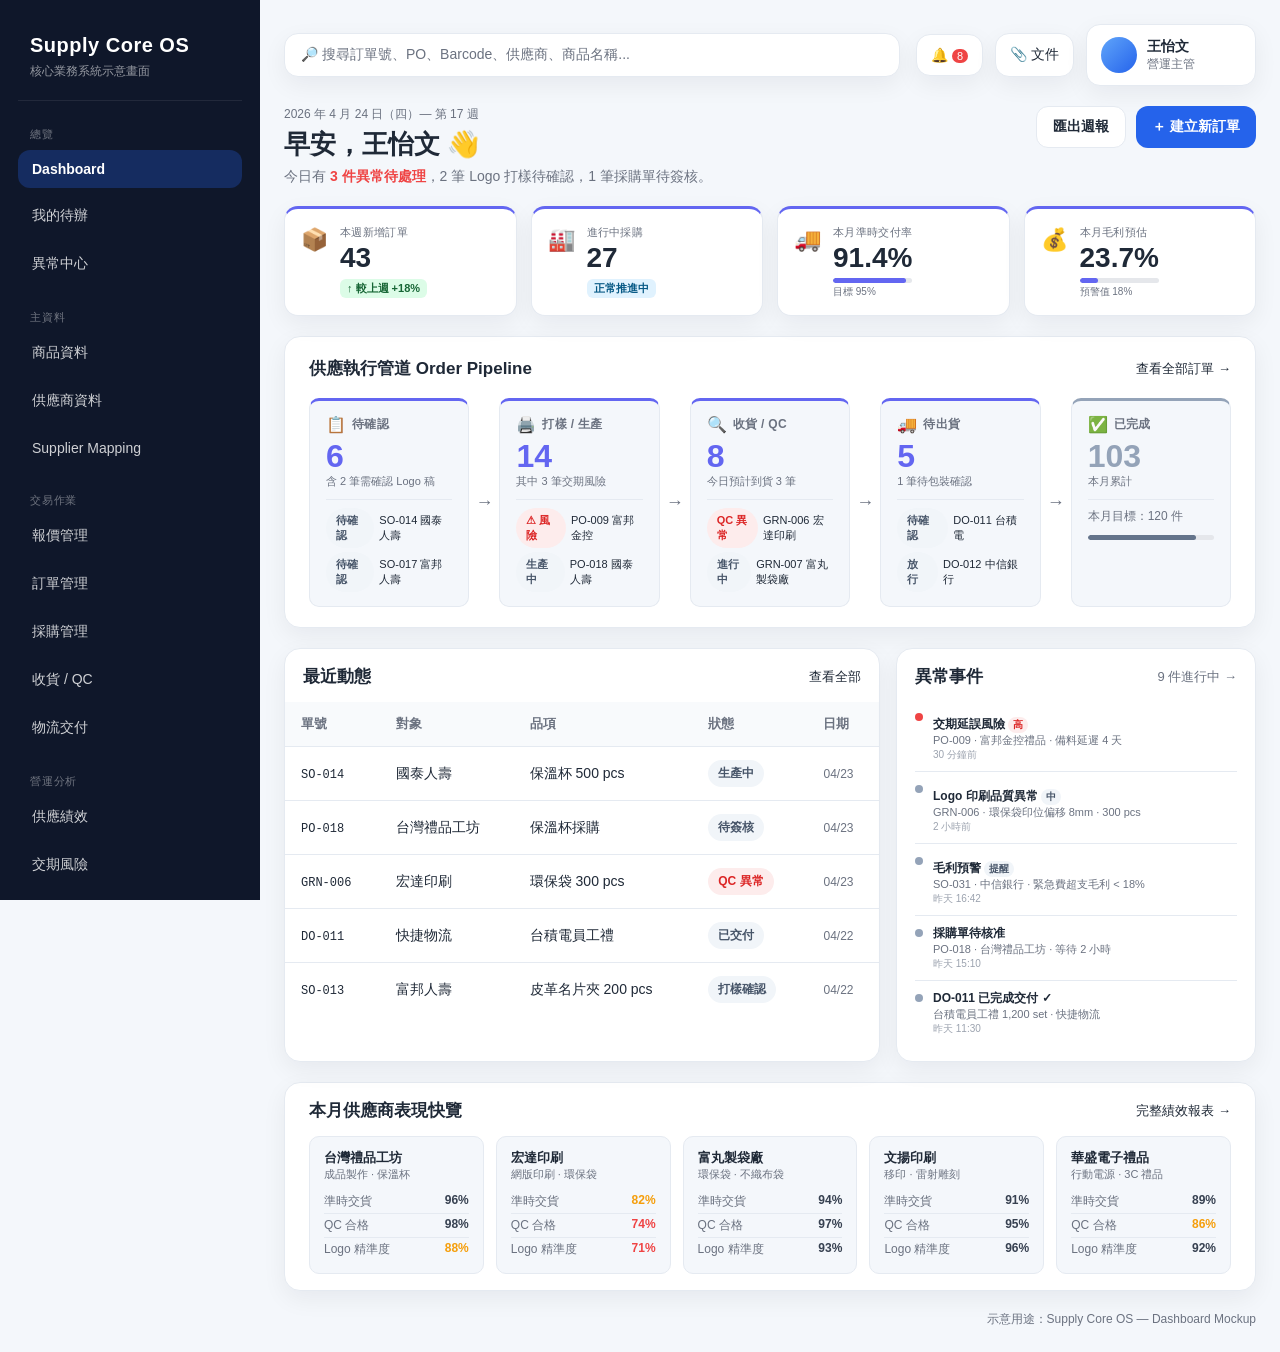
<file: index.html>
<!DOCTYPE html>
<html lang="zh-Hant">
<head>
  <meta charset="UTF-8" />
  <meta name="viewport" content="width=device-width, initial-scale=1.0" />
  <title>Dashboard — Supply Core OS</title>
  <link rel="stylesheet" href="assets/style.css" />
</head>
<body>
<div class="app">

  <!-- ── Sidebar ── -->
  <aside class="sidebar" id="sidebar">
    <div class="brand">
      <h1>Supply Core OS</h1>
      <p>核心業務系統示意畫面</p>
    </div>
    <div class="nav-group">
      <div class="nav-title">總覽</div>
      <a class="nav-item active" href="index.html">Dashboard</a>
      <a class="nav-item" href="todo.html">我的待辦</a>
      <a class="nav-item" href="exceptions.html">異常中心</a>
    </div>
    <div class="nav-group">
      <div class="nav-title">主資料</div>
      <a class="nav-item" href="products.html">商品資料</a>
      <a class="nav-item" href="suppliers.html">供應商資料</a>
      <a class="nav-item" href="supplier-mapping.html">Supplier Mapping</a>
    </div>
    <div class="nav-group">
      <div class="nav-title">交易作業</div>
      <a class="nav-item" href="quotes.html">報價管理</a>
      <a class="nav-item" href="orders.html">訂單管理</a>
      <a class="nav-item" href="purchase.html">採購管理</a>
      <a class="nav-item" href="receiving.html">收貨 / QC</a>
      <a class="nav-item" href="logistics.html">物流交付</a>
    </div>
    <div class="nav-group">
      <div class="nav-title">營運分析</div>
      <a class="nav-item" href="supply-performance.html">供應績效</a>
      <a class="nav-item" href="delivery-risk.html">交期風險</a>
      <a class="nav-item" href="margin.html">毛利分析</a>
    </div>
  </aside>

  <!-- ── Main ── -->
  <main class="main">
    <div class="topbar">
      <button class="hamburger" id="hamburger-btn" onclick="toggleSidebar()" aria-label="開啟選單">☰</button>
      <div class="search">🔎 搜尋訂單號、PO、Barcode、供應商、商品名稱...</div>
      <div class="top-actions">
        <div class="icon-btn">🔔 <span style="background:#ef4444;color:#fff;border-radius:9px;padding:1px 5px;font-size:11px;">8</span></div>
        <div class="icon-btn">📎 文件</div>
        <div class="user-box">
          <span class="avatar"></span>
          <div>
            <div style="font-weight:700;">王怡文</div>
            <div style="font-size:12px;color:var(--subtext);">營運主管</div>
          </div>
        </div>
      </div>
    </div>

    <!-- ── Page Header ── -->
    <div class="page-header" style="align-items:flex-start;">
      <div>
        <div style="font-size:12px;color:var(--subtext);margin-bottom:4px;">2026 年 4 月 24 日（四）— 第 17 週</div>
        <h2 style="margin-bottom:4px;">早安，王怡文 👋</h2>
        <p>今日有 <strong style="color:#ef4444;">3 件異常待處理</strong>，2 筆 Logo 打樣待確認，1 筆採購單待簽核。</p>
      </div>
      <div class="header-actions">
        <button class="btn secondary">匯出週報</button>
        <button class="btn primary">＋ 建立新訂單</button>
      </div>
    </div>

    <!-- ── KPI Cards ── -->
    <section style="display:grid;grid-template-columns:repeat(4,1fr);gap:14px;margin-bottom:20px;">

      <div class="db-kpi">
        <div class="db-kpi-icon">📦</div>
        <div class="db-kpi-body">
          <div class="db-kpi-label">本週新增訂單</div>
          <div class="db-kpi-value">43</div>
          <div class="db-kpi-badge up">↑ 較上週 +18%</div>
        </div>
      </div>

      <div class="db-kpi">
        <div class="db-kpi-icon">🏭</div>
        <div class="db-kpi-body">
          <div class="db-kpi-label">進行中採購</div>
          <div class="db-kpi-value">27</div>
          <div class="db-kpi-badge neutral">正常推進中</div>
        </div>
      </div>

      <div class="db-kpi">
        <div class="db-kpi-icon">🚚</div>
        <div class="db-kpi-body">
          <div class="db-kpi-label">本月準時交付率</div>
          <div class="db-kpi-value">91.4%</div>
          <div style="margin-top:6px;">
            <div style="background:#e5e7eb;border-radius:4px;height:5px;overflow:hidden;">
              <div style="width:91.4%;height:100%;background:#6366f1;border-radius:4px;"></div>
            </div>
            <div style="font-size:10px;color:var(--subtext);margin-top:2px;">目標 95%</div>
          </div>
        </div>
      </div>

      <div class="db-kpi">
        <div class="db-kpi-icon">💰</div>
        <div class="db-kpi-body">
          <div class="db-kpi-label">本月毛利預估</div>
          <div class="db-kpi-value">23.7%</div>
          <div style="margin-top:6px;">
            <div style="background:#e5e7eb;border-radius:4px;height:5px;overflow:hidden;">
              <div style="width:23.7%;height:100%;background:#6366f1;border-radius:4px;"></div>
            </div>
            <div style="font-size:10px;color:var(--subtext);margin-top:2px;">預警值 18%</div>
          </div>
        </div>
      </div>

    </section>

    <!-- ── Pipeline ── -->
    <section style="margin-bottom:20px;">
      <div class="card" style="padding:20px 24px;">
        <div class="section-title" style="margin-bottom:18px;">
          <h3>供應執行管道 Order Pipeline</h3>
          <a href="orders.html" style="color:var(--accent);font-size:13px;text-decoration:none;">查看全部訂單 →</a>
        </div>
        <div class="db-pipeline">

          <div class="db-pipe-stage">
            <div class="db-pipe-header">
              <span class="db-pipe-icon">📋</span>
              <span class="db-pipe-label">待確認</span>
            </div>
            <div class="db-pipe-num">6</div>
            <div class="db-pipe-sub">含 2 筆需確認 Logo 稿</div>
            <div class="db-pipe-items">
              <div class="db-pipe-item"><span class="status pending" style="font-size:11px;">待確認</span> SO-014 國泰人壽</div>
              <div class="db-pipe-item"><span class="status pending" style="font-size:11px;">待確認</span> SO-017 富邦人壽</div>
            </div>
          </div>

          <div class="db-pipe-arrow">→</div>

          <div class="db-pipe-stage">
            <div class="db-pipe-header">
              <span class="db-pipe-icon">🖨️</span>
              <span class="db-pipe-label">打樣 / 生產</span>
            </div>
            <div class="db-pipe-num">14</div>
            <div class="db-pipe-sub">其中 3 筆交期風險</div>
            <div class="db-pipe-items">
              <div class="db-pipe-item"><span class="status alert" style="font-size:11px;">⚠ 風險</span> PO-009 富邦金控</div>
              <div class="db-pipe-item"><span class="status processing" style="font-size:11px;">生產中</span> PO-018 國泰人壽</div>
            </div>
          </div>

          <div class="db-pipe-arrow">→</div>

          <div class="db-pipe-stage">
            <div class="db-pipe-header">
              <span class="db-pipe-icon">🔍</span>
              <span class="db-pipe-label">收貨 / QC</span>
            </div>
            <div class="db-pipe-num">8</div>
            <div class="db-pipe-sub">今日預計到貨 3 筆</div>
            <div class="db-pipe-items">
              <div class="db-pipe-item"><span class="status alert" style="font-size:11px;">QC 異常</span> GRN-006 宏達印刷</div>
              <div class="db-pipe-item"><span class="status processing" style="font-size:11px;">進行中</span> GRN-007 富丸製袋廠</div>
            </div>
          </div>

          <div class="db-pipe-arrow">→</div>

          <div class="db-pipe-stage">
            <div class="db-pipe-header">
              <span class="db-pipe-icon">🚚</span>
              <span class="db-pipe-label">待出貨</span>
            </div>
            <div class="db-pipe-num">5</div>
            <div class="db-pipe-sub">1 筆待包裝確認</div>
            <div class="db-pipe-items">
              <div class="db-pipe-item"><span class="status pending" style="font-size:11px;">待確認</span> DO-011 台積電</div>
              <div class="db-pipe-item"><span class="status done" style="font-size:11px;">放行</span> DO-012 中信銀行</div>
            </div>
          </div>

          <div class="db-pipe-arrow">→</div>

          <div class="db-pipe-stage db-pipe-done">
            <div class="db-pipe-header">
              <span class="db-pipe-icon">✅</span>
              <span class="db-pipe-label">已完成</span>
            </div>
            <div class="db-pipe-num">103</div>
            <div class="db-pipe-sub">本月累計</div>
            <div class="db-pipe-items">
              <div class="db-pipe-item" style="color:var(--subtext);font-size:12px;">本月目標：120 件</div>
              <div style="background:#e5e7eb;border-radius:4px;height:5px;margin-top:6px;overflow:hidden;"><div style="width:85.8%;height:100%;background:#64748b;border-radius:4px;"></div></div>
            </div>
          </div>

        </div>
      </div>
    </section>

    <!-- ── Bottom Row ── -->
    <section style="display:grid;grid-template-columns:1fr 360px;gap:16px;margin-bottom:20px;">

      <!-- Recent transactions -->
      <div class="table-card" style="margin-bottom:0;">
        <div class="section-title" style="padding:16px 18px 0;">
          <h3>最近動態</h3>
          <a href="orders.html" style="color:var(--accent);font-size:13px;text-decoration:none;">查看全部</a>
        </div>
        <table>
          <thead>
            <tr><th>單號</th><th>對象</th><th>品項</th><th>狀態</th><th>日期</th></tr>
          </thead>
          <tbody>
            <tr>
              <td><span style="font-family:monospace;font-size:12px;">SO-014</span></td>
              <td>國泰人壽</td>
              <td>保溫杯 500 pcs</td>
              <td><span class="status processing">生產中</span></td>
              <td style="color:var(--subtext);font-size:12px;">04/23</td>
            </tr>
            <tr>
              <td><span style="font-family:monospace;font-size:12px;">PO-018</span></td>
              <td>台灣禮品工坊</td>
              <td>保溫杯採購</td>
              <td><span class="status pending">待簽核</span></td>
              <td style="color:var(--subtext);font-size:12px;">04/23</td>
            </tr>
            <tr>
              <td><span style="font-family:monospace;font-size:12px;">GRN-006</span></td>
              <td>宏達印刷</td>
              <td>環保袋 300 pcs</td>
              <td><span class="status alert">QC 異常</span></td>
              <td style="color:var(--subtext);font-size:12px;">04/23</td>
            </tr>
            <tr>
              <td><span style="font-family:monospace;font-size:12px;">DO-011</span></td>
              <td>快捷物流</td>
              <td>台積電員工禮</td>
              <td><span class="status done">已交付</span></td>
              <td style="color:var(--subtext);font-size:12px;">04/22</td>
            </tr>
            <tr>
              <td><span style="font-family:monospace;font-size:12px;">SO-013</span></td>
              <td>富邦人壽</td>
              <td>皮革名片夾 200 pcs</td>
              <td><span class="status processing">打樣確認</span></td>
              <td style="color:var(--subtext);font-size:12px;">04/22</td>
            </tr>
          </tbody>
        </table>
      </div>

      <!-- Exceptions Feed -->
      <div class="card" style="padding:16px 18px;">
        <div class="section-title" style="margin-bottom:12px;">
          <h3>異常事件</h3>
          <a href="exceptions.html" style="color:var(--subtext);font-size:13px;text-decoration:none;">9 件進行中 →</a>
        </div>
        <div style="display:flex;flex-direction:column;gap:0;">
          <div class="db-feed-item">
            <div class="db-feed-dot" style="background:#ef4444;"></div><!-- alert -->
            <div class="db-feed-content">
              <div style="font-size:12px;font-weight:600;">交期延誤風險 <span class="tag red" style="font-size:10px;padding:1px 5px;">高</span></div>
              <div style="font-size:11px;color:var(--subtext);">PO-009 · 富邦金控禮品 · 備料延遲 4 天</div>
              <div style="font-size:10px;color:#9ca3af;">30 分鐘前</div>
            </div>
          </div>
          <div class="db-feed-item">
            <div class="db-feed-dot" style="background:#94a3b8;"></div>
            <div class="db-feed-content">
              <div style="font-size:12px;font-weight:600;">Logo 印刷品質異常 <span class="tag orange" style="font-size:10px;padding:1px 5px;">中</span></div>
              <div style="font-size:11px;color:var(--subtext);">GRN-006 · 環保袋印位偏移 8mm · 300 pcs</div>
              <div style="font-size:10px;color:#9ca3af;">2 小時前</div>
            </div>
          </div>
          <div class="db-feed-item">
            <div class="db-feed-dot" style="background:#94a3b8;"></div>
            <div class="db-feed-content">
              <div style="font-size:12px;font-weight:600;">毛利預警 <span class="tag" style="background:#f1f5f9;color:#475569;font-size:10px;padding:1px 5px;">提醒</span></div>
              <div style="font-size:11px;color:var(--subtext);">SO-031 · 中信銀行 · 緊急費超支毛利 &lt; 18%</div>
              <div style="font-size:10px;color:#9ca3af;">昨天 16:42</div>
            </div>
          </div>
          <div class="db-feed-item">
            <div class="db-feed-dot" style="background:#94a3b8;"></div>
            <div class="db-feed-content">
              <div style="font-size:12px;font-weight:600;">採購單待核准</div>
              <div style="font-size:11px;color:var(--subtext);">PO-018 · 台灣禮品工坊 · 等待 2 小時</div>
              <div style="font-size:10px;color:#9ca3af;">昨天 15:10</div>
            </div>
          </div>
          <div class="db-feed-item">
            <div class="db-feed-dot" style="background:#94a3b8;"></div>
            <div class="db-feed-content">
              <div style="font-size:12px;font-weight:600;">DO-011 已完成交付 ✓</div>
              <div style="font-size:11px;color:var(--subtext);">台積電員工禮 1,200 set · 快捷物流</div>
              <div style="font-size:10px;color:#9ca3af;">昨天 11:30</div>
            </div>
          </div>
        </div>
      </div>

    </section>

    <!-- ── Supplier Performance Strip ── -->
    <section style="margin-bottom:20px;">
      <div class="card" style="padding:16px 24px;">
        <div class="section-title" style="margin-bottom:14px;">
          <h3>本月供應商表現快覽</h3>
          <a href="supply-performance.html" style="color:var(--accent);font-size:13px;text-decoration:none;">完整績效報表 →</a>
        </div>
        <div style="display:grid;grid-template-columns:repeat(5,1fr);gap:12px;">

          <div class="db-supplier-strip">
            <div style="font-weight:700;font-size:13px;">台灣禮品工坊</div>
            <div style="font-size:11px;color:var(--subtext);margin-bottom:8px;">成品製作 · 保溫杯</div>
            <div class="db-strip-row"><span>準時交貨</span><span class="db-strip-good">96%</span></div>
            <div class="db-strip-row"><span>QC 合格</span><span class="db-strip-good">98%</span></div>
            <div class="db-strip-row"><span>Logo 精準度</span><span class="db-strip-warn">88%</span></div>
          </div>

          <div class="db-supplier-strip">
            <div style="font-weight:700;font-size:13px;">宏達印刷</div>
            <div style="font-size:11px;color:var(--subtext);margin-bottom:8px;">網版印刷 · 環保袋</div>
            <div class="db-strip-row"><span>準時交貨</span><span class="db-strip-warn">82%</span></div>
            <div class="db-strip-row"><span>QC 合格</span><span class="db-strip-bad">74%</span></div>
            <div class="db-strip-row"><span>Logo 精準度</span><span class="db-strip-bad">71%</span></div>
          </div>

          <div class="db-supplier-strip">
            <div style="font-weight:700;font-size:13px;">富丸製袋廠</div>
            <div style="font-size:11px;color:var(--subtext);margin-bottom:8px;">環保袋 · 不織布袋</div>
            <div class="db-strip-row"><span>準時交貨</span><span class="db-strip-good">94%</span></div>
            <div class="db-strip-row"><span>QC 合格</span><span class="db-strip-good">97%</span></div>
            <div class="db-strip-row"><span>Logo 精準度</span><span class="db-strip-good">93%</span></div>
          </div>

          <div class="db-supplier-strip">
            <div style="font-weight:700;font-size:13px;">文揚印刷</div>
            <div style="font-size:11px;color:var(--subtext);margin-bottom:8px;">移印 · 雷射雕刻</div>
            <div class="db-strip-row"><span>準時交貨</span><span class="db-strip-good">91%</span></div>
            <div class="db-strip-row"><span>QC 合格</span><span class="db-strip-good">95%</span></div>
            <div class="db-strip-row"><span>Logo 精準度</span><span class="db-strip-good">96%</span></div>
          </div>

          <div class="db-supplier-strip">
            <div style="font-weight:700;font-size:13px;">華盛電子禮品</div>
            <div style="font-size:11px;color:var(--subtext);margin-bottom:8px;">行動電源 · 3C 禮品</div>
            <div class="db-strip-row"><span>準時交貨</span><span class="db-strip-good">89%</span></div>
            <div class="db-strip-row"><span>QC 合格</span><span class="db-strip-warn">86%</span></div>
            <div class="db-strip-row"><span>Logo 精準度</span><span class="db-strip-good">92%</span></div>
          </div>

        </div>
      </div>
    </section>

    <div class="footer-note">示意用途：Supply Core OS — Dashboard Mockup</div>
  </main>

  <style>
    /* ── Dashboard KPI Cards ── */
    .db-kpi {
      background: var(--panel);
      border: 1.5px solid var(--line);
      border-top: 3px solid #6366f1;
      border-radius: 14px;
      padding: 16px;
      display: flex;
      gap: 12px;
      box-shadow: var(--shadow);
    }

    .db-kpi-icon { font-size: 22px; flex-shrink: 0; margin-top: 2px; }
    .db-kpi-label { font-size: 11px; color: var(--subtext); margin-bottom: 4px; font-weight: 500; text-transform: uppercase; letter-spacing: .3px; }
    .db-kpi-value { font-size: 28px; font-weight: 800; color: var(--text); line-height: 1; margin-bottom: 6px; }
    .db-kpi-badge { display: inline-block; font-size: 11px; border-radius: 6px; padding: 2px 7px; font-weight: 600; }
    .db-kpi-badge.up     { background: #dcfce7; color: #166534; }
    .db-kpi-badge.alert  { background: #fee2e2; color: #991b1b; }
    .db-kpi-badge.warn   { background: #fef9c3; color: #854d0e; }
    .db-kpi-badge.neutral{ background: #e0f2fe; color: #075985; }

    /* ── Pipeline ── */
    .db-pipeline {
      display: flex;
      align-items: stretch;
      gap: 0;
    }
    .db-pipe-stage {
      flex: 1;
      background: var(--bg);
      border: 1.5px solid var(--line);
      border-top: 3px solid #6366f1;
      border-radius: 10px;
      padding: 14px 16px;
      min-width: 0;
    }
    .db-pipe-done { border-top-color: #94a3b8; }
    .db-pipe-arrow {
      display: flex;
      align-items: center;
      justify-content: center;
      color: var(--subtext);
      font-size: 18px;
      padding: 0 6px;
      flex-shrink: 0;
    }
    .db-pipe-header { display: flex; align-items: center; gap: 6px; margin-bottom: 6px; }
    .db-pipe-icon { font-size: 16px; }
    .db-pipe-label { font-size: 12px; font-weight: 700; color: var(--subtext); text-transform: uppercase; letter-spacing: .3px; }
    .db-pipe-num { font-size: 32px; font-weight: 800; color: #6366f1; line-height: 1; margin-bottom: 2px; }
    .db-pipe-done .db-pipe-num { color: #94a3b8; }
    .db-pipe-sub { font-size: 11px; color: var(--subtext); margin-bottom: 10px; }
    .db-pipe-items { display: flex; flex-direction: column; gap: 4px; border-top: 1px solid var(--line); padding-top: 8px; }
    .db-pipe-item { font-size: 11px; color: var(--text); display: flex; align-items: center; gap: 5px; }

    /* ── Tasks ── */
    .db-task { display: flex; align-items: center; justify-content: space-between; gap: 10px; padding: 8px 10px; border-radius: 10px; background: var(--bg); }
    .db-task.urgent { background: #fff1f1; }
    .db-task-left { display: flex; align-items: flex-start; gap: 10px; }
    .db-task-dot { width: 8px; height: 8px; border-radius: 50%; flex-shrink: 0; margin-top: 4px; }

    /* ── Activity Feed ── */
    .db-feed-item { display: flex; gap: 10px; padding: 9px 0; border-bottom: 1px solid var(--line); }
    .db-feed-item:last-child { border-bottom: none; }
    .db-feed-dot { width: 8px; height: 8px; border-radius: 50%; flex-shrink: 0; margin-top: 4px; }
    .db-feed-content { flex: 1; min-width: 0; }

    /* ── Supplier Strip ── */
    .db-supplier-strip { background: var(--bg); border: 1.5px solid var(--line); border-radius: 10px; padding: 12px 14px; }
    .db-strip-row { display: flex; justify-content: space-between; font-size: 12px; padding: 3px 0; border-bottom: 1px solid var(--line); }
    .db-strip-row:last-child { border-bottom: none; }
    .db-strip-row span:first-child { color: var(--subtext); }

    /* ── Dashboard color override: 靛藍 + 紅 + 灰，取消其他裝飾色 ── */
    /* Status badges → 灰底灰字，只有 alert 保留紅色 */
    .main .status.processing { background: #f1f5f9; color: #475569; }
    .main .status.pending    { background: #f1f5f9; color: #475569; }
    .main .status.done       { background: #f1f5f9; color: #475569; }
    .main .status.shipping   { background: #f1f5f9; color: #475569; }
    /* Tags → 灰底，只有 red 保留紅色 */
    .main .tag.blue   { background: #f1f5f9; color: #475569; }
    .main .tag.orange { background: #f1f5f9; color: #475569; }
    .main .tag.purple { background: #f1f5f9; color: #475569; }
    .main .tag.green  { background: #f1f5f9; color: #475569; }
    /* db-kpi alert border */
    .main .db-kpi.is-alert { border-top-color: #ef4444; }
    /* Supplier strip: ≥90% bold gray, 80-89% normal, <80% red */
    .db-strip-good  { font-weight: 700; color: #374151; }
    .db-strip-warn  { font-weight: 700; color: #f59e0b; }
    .db-strip-bad   { font-weight: 700; color: #ef4444; }

    /* ── Mobile responsiveness for new grid ── */
    @media (max-width: 860px) {
      section[style*="grid-template-columns:repeat(6"] { grid-template-columns: repeat(2, 1fr) !important; }
      section[style*="grid-template-columns:1fr 1fr 360px"] { grid-template-columns: 1fr !important; }
      section[style*="grid-template-columns:repeat(5"] { grid-template-columns: repeat(2, 1fr) !important; }
      .db-pipeline { flex-direction: column; }
      .db-pipe-arrow { transform: rotate(90deg); padding: 4px 0; }
    }
  </style>
</div>
  <div class="sidebar-overlay" id="sidebar-overlay" onclick="toggleSidebar()"></div>
  <script src="assets/nav.js"></script>
</body>
</html>
</file>
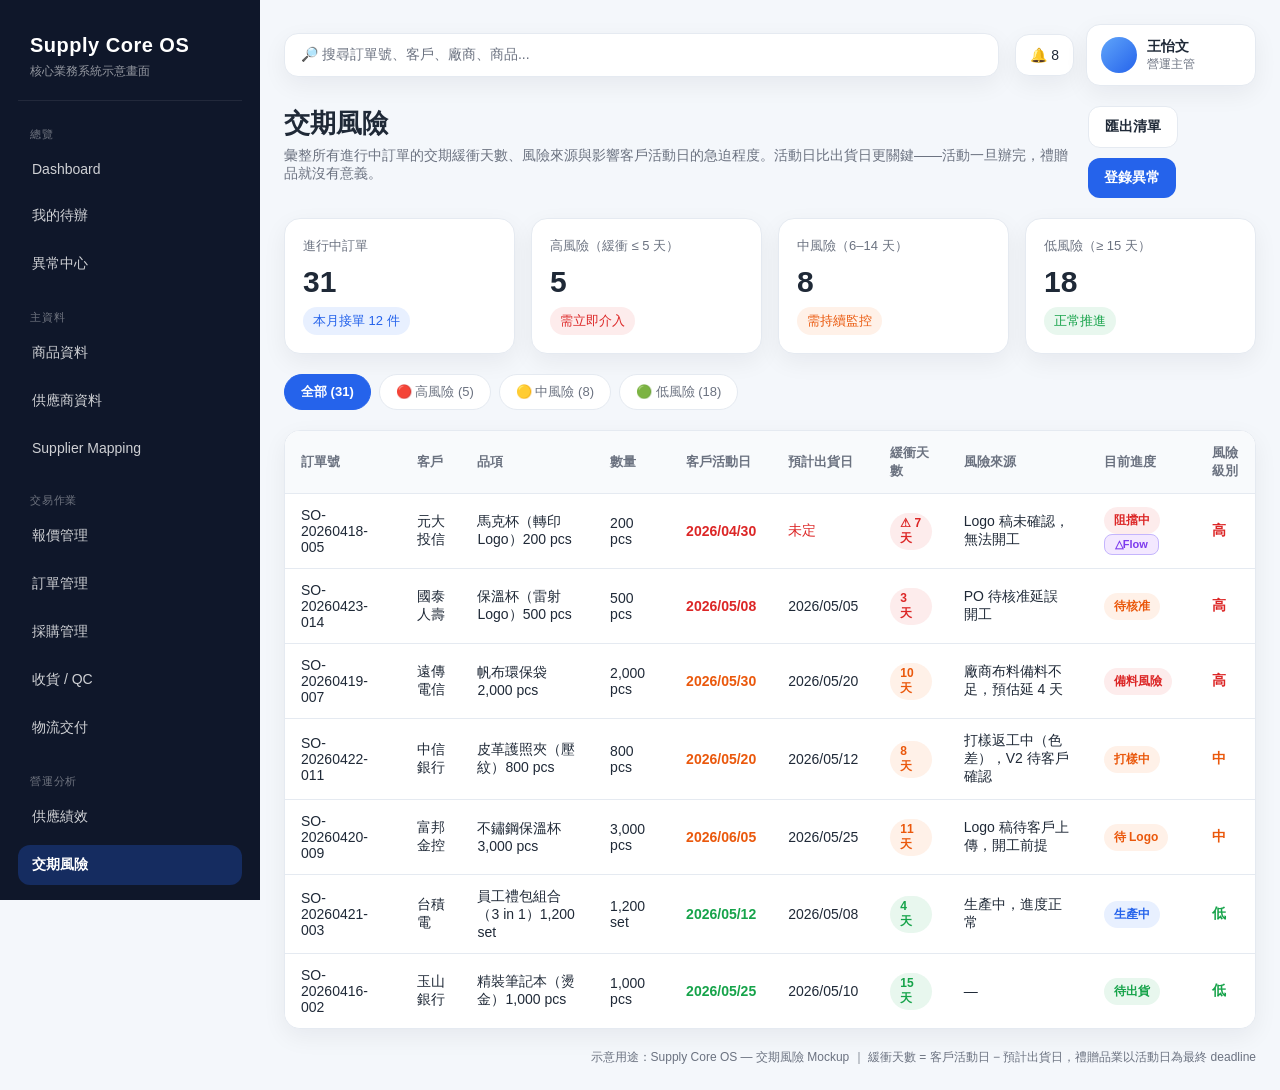
<file: delivery-risk.html>
<!DOCTYPE html>
<html lang="zh-Hant">
<head>
  <meta charset="UTF-8" />
  <meta name="viewport" content="width=device-width, initial-scale=1.0" />
  <title>交期風險 — Supply Core OS</title>
  <link rel="stylesheet" href="assets/style.css" />
  <style>
    .risk-bar-wrap { display:flex; align-items:center; gap:10px; }
    .risk-bar-bg   { flex:1; height:8px; background:var(--line); border-radius:999px; overflow:hidden; }
    .risk-bar-fill { height:100%; border-radius:999px; }
    .days-chip {
      display:inline-block; padding:3px 10px; border-radius:999px;
      font-size:12px; font-weight:700;
    }
    .days-chip.urgent { background:var(--red-soft); color:var(--red); }
    .days-chip.warn   { background:var(--orange-soft); color:var(--orange); }
    .days-chip.safe   { background:var(--green-soft); color:var(--green); }
    .delta-badge {
      display:inline-flex; align-items:center; gap:4px;
      background:#f3e8ff; color:#7c3aed; border:1px solid #c4b5fd;
      border-radius:8px; padding:3px 10px; font-size:11px; font-weight:700;
    }
  </style>
</head>
<body>
<div class="app">
  <aside class="sidebar" id="sidebar">
    <div class="brand"><h1>Supply Core OS</h1><p>核心業務系統示意畫面</p></div>
    <div class="nav-group">
      <div class="nav-title">總覽</div>
      <a class="nav-item" href="index.html">Dashboard</a>
      <a class="nav-item" href="todo.html">我的待辦</a>
      <a class="nav-item" href="exceptions.html">異常中心</a>
    </div>
    <div class="nav-group">
      <div class="nav-title">主資料</div>
      <a class="nav-item" href="products.html">商品資料</a>
      <a class="nav-item" href="suppliers.html">供應商資料</a>
      <a class="nav-item" href="supplier-mapping.html">Supplier Mapping</a>
    </div>
    <div class="nav-group">
      <div class="nav-title">交易作業</div>
      <a class="nav-item" href="quotes.html">報價管理</a>
      <a class="nav-item" href="orders.html">訂單管理</a>
      <a class="nav-item" href="purchase.html">採購管理</a>
      <a class="nav-item" href="receiving.html">收貨 / QC</a>
      <a class="nav-item" href="logistics.html">物流交付</a>
    </div>
    <div class="nav-group">
      <div class="nav-title">營運分析</div>
      <a class="nav-item" href="supply-performance.html">供應績效</a>
      <a class="nav-item active" href="delivery-risk.html">交期風險</a>
      <a class="nav-item" href="margin.html">毛利分析</a>
    </div>
  </aside>

  <main class="main">
    <div class="topbar">
      <button class="hamburger" id="hamburger-btn" onclick="toggleSidebar()" aria-label="開啟選單">☰</button>
      <div class="search">🔎 搜尋訂單號、客戶、廠商、商品...</div>
      <div class="top-actions">
        <div class="icon-btn">🔔 8</div>
        <div class="user-box"><span class="avatar"></span>
          <div><div style="font-weight:700;">王怡文</div><div style="font-size:12px;color:var(--subtext);">營運主管</div></div>
        </div>
      </div>
    </div>

    <div class="page-header">
      <div>
        <h2>交期風險</h2>
        <p>彙整所有進行中訂單的交期緩衝天數、風險來源與影響客戶活動日的急迫程度。活動日比出貨日更關鍵——活動一旦辦完，禮贈品就沒有意義。</p>
      </div>
      <div class="header-actions">
        <button class="btn secondary">匯出清單</button>
        <button class="btn primary">登錄異常</button>
      </div>
    </div>

    <!-- KPI -->
    <section class="kpi-grid">
      <div class="card">
        <div class="kpi-label">進行中訂單</div>
        <div class="kpi-value">31</div>
        <div class="kpi-trend trend-info">本月接單 12 件</div>
      </div>
      <div class="card">
        <div class="kpi-label">高風險（緩衝 ≤ 5 天）</div>
        <div class="kpi-value">5</div>
        <div class="kpi-trend trend-alert">需立即介入</div>
      </div>
      <div class="card">
        <div class="kpi-label">中風險（6–14 天）</div>
        <div class="kpi-value">8</div>
        <div class="kpi-trend trend-warn">需持續監控</div>
      </div>
      <div class="card">
        <div class="kpi-label">低風險（≥ 15 天）</div>
        <div class="kpi-value">18</div>
        <div class="kpi-trend trend-up">正常推進</div>
      </div>
    </section>

    <!-- Filter -->
    <div class="filter-bar">
      <span class="filter-chip active">全部 (31)</span>
      <span class="filter-chip">🔴 高風險 (5)</span>
      <span class="filter-chip">🟡 中風險 (8)</span>
      <span class="filter-chip">🟢 低風險 (18)</span>
    </div>

    <!-- Risk Table -->
    <div class="table-card">
      <table>
        <thead>
          <tr>
            <th>訂單號</th>
            <th>客戶</th>
            <th>品項</th>
            <th>數量</th>
            <th>客戶活動日</th>
            <th>預計出貨日</th>
            <th>緩衝天數</th>
            <th>風險來源</th>
            <th>目前進度</th>
            <th>風險級別</th>
          </tr>
        </thead>
        <tbody>
          <tr>
            <td>SO-20260418-005</td>
            <td>元大投信</td>
            <td>馬克杯（轉印 Logo）200 pcs</td>
            <td>200 pcs</td>
            <td><strong style="color:var(--red);">2026/04/30</strong></td>
            <td style="color:var(--red);">未定</td>
            <td><span class="days-chip urgent">⚠ 7 天</span></td>
            <td>Logo 稿未確認，無法開工</td>
            <td><span class="status alert">阻擋中</span> <span class="delta-badge">△Flow</span></td>
            <td><span class="risk-high">高</span></td>
          </tr>
          <tr>
            <td>SO-20260423-014</td>
            <td>國泰人壽</td>
            <td>保溫杯（雷射 Logo）500 pcs</td>
            <td>500 pcs</td>
            <td><strong style="color:var(--red);">2026/05/08</strong></td>
            <td>2026/05/05</td>
            <td><span class="days-chip urgent">3 天</span></td>
            <td>PO 待核准延誤開工</td>
            <td><span class="status pending">待核准</span></td>
            <td><span class="risk-high">高</span></td>
          </tr>
          <tr>
            <td>SO-20260419-007</td>
            <td>遠傳電信</td>
            <td>帆布環保袋 2,000 pcs</td>
            <td>2,000 pcs</td>
            <td><strong style="color:var(--orange);">2026/05/30</strong></td>
            <td>2026/05/20</td>
            <td><span class="days-chip warn">10 天</span></td>
            <td>廠商布料備料不足，預估延 4 天</td>
            <td><span class="status alert">備料風險</span></td>
            <td><span class="risk-high">高</span></td>
          </tr>
          <tr>
            <td>SO-20260422-011</td>
            <td>中信銀行</td>
            <td>皮革護照夾（壓紋）800 pcs</td>
            <td>800 pcs</td>
            <td><strong style="color:var(--orange);">2026/05/20</strong></td>
            <td>2026/05/12</td>
            <td><span class="days-chip warn">8 天</span></td>
            <td>打樣返工中（色差），V2 待客戶確認</td>
            <td><span class="status pending">打樣中</span></td>
            <td><span class="risk-mid">中</span></td>
          </tr>
          <tr>
            <td>SO-20260420-009</td>
            <td>富邦金控</td>
            <td>不鏽鋼保溫杯 3,000 pcs</td>
            <td>3,000 pcs</td>
            <td><strong style="color:var(--orange);">2026/06/05</strong></td>
            <td>2026/05/25</td>
            <td><span class="days-chip warn">11 天</span></td>
            <td>Logo 稿待客戶上傳，開工前提</td>
            <td><span class="status pending">待 Logo</span></td>
            <td><span class="risk-mid">中</span></td>
          </tr>
          <tr>
            <td>SO-20260421-003</td>
            <td>台積電</td>
            <td>員工禮包組合（3 in 1）1,200 set</td>
            <td>1,200 set</td>
            <td><strong style="color:var(--green);">2026/05/12</strong></td>
            <td>2026/05/08</td>
            <td><span class="days-chip safe">4 天</span></td>
            <td>生產中，進度正常</td>
            <td><span class="status processing">生產中</span></td>
            <td><span class="risk-low">低</span></td>
          </tr>
          <tr>
            <td>SO-20260416-002</td>
            <td>玉山銀行</td>
            <td>精裝筆記本（燙金）1,000 pcs</td>
            <td>1,000 pcs</td>
            <td><strong style="color:var(--green);">2026/05/25</strong></td>
            <td>2026/05/10</td>
            <td><span class="days-chip safe">15 天</span></td>
            <td>—</td>
            <td><span class="status done">待出貨</span></td>
            <td><span class="risk-low">低</span></td>
          </tr>
        </tbody>
      </table>
    </div>

    <div class="footer-note">示意用途：Supply Core OS — 交期風險 Mockup ｜ 緩衝天數 = 客戶活動日 − 預計出貨日，禮贈品業以活動日為最終 deadline</div>
  </main>
</div>
  <div class="sidebar-overlay" id="sidebar-overlay" onclick="toggleSidebar()"></div>
  <script src="assets/nav.js"></script>
</body>
</html>
</file>
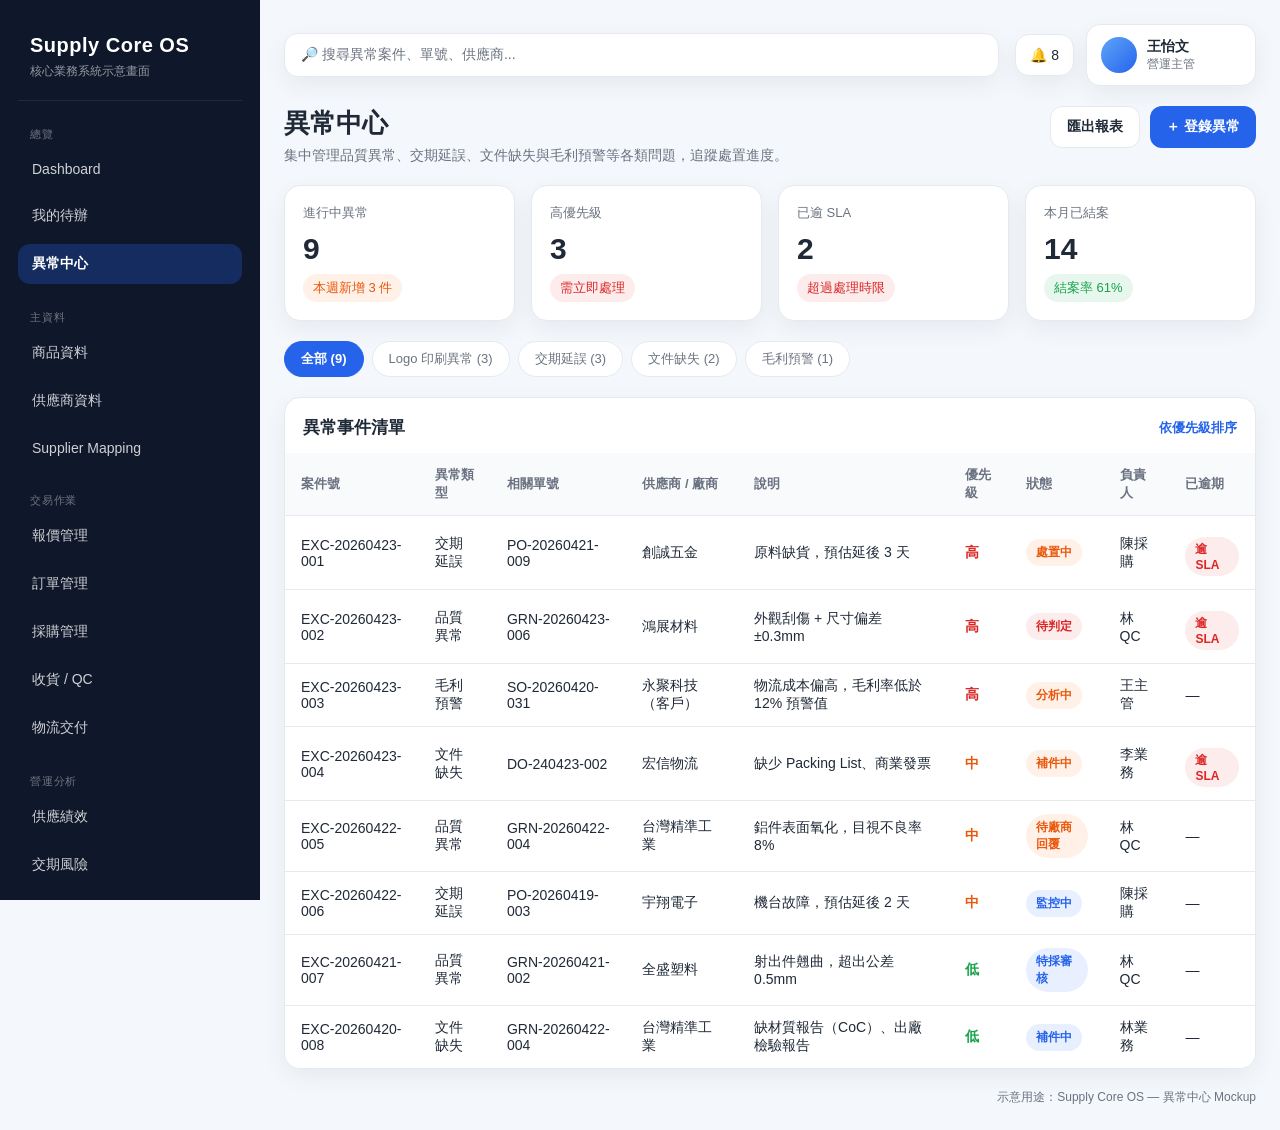
<file: exceptions.html>
<!DOCTYPE html>
<html lang="zh-Hant">
<head>
  <meta charset="UTF-8" />
  <meta name="viewport" content="width=device-width, initial-scale=1.0" />
  <title>異常中心 — Supply Core OS</title>
  <link rel="stylesheet" href="assets/style.css" />
</head>
<body>
<div class="app">
  <aside class="sidebar" id="sidebar">
    <div class="brand"><h1>Supply Core OS</h1><p>核心業務系統示意畫面</p></div>
    <div class="nav-group">
      <div class="nav-title">總覽</div>
      <a class="nav-item" href="index.html">Dashboard</a>
      <a class="nav-item" href="todo.html">我的待辦</a>
      <a class="nav-item active" href="exceptions.html">異常中心</a>
    </div>
    <div class="nav-group">
      <div class="nav-title">主資料</div>
      <a class="nav-item" href="products.html">商品資料</a>
      <a class="nav-item" href="suppliers.html">供應商資料</a>
      <a class="nav-item" href="supplier-mapping.html">Supplier Mapping</a>
    </div>
    <div class="nav-group">
      <div class="nav-title">交易作業</div>
      <a class="nav-item" href="quotes.html">報價管理</a>
      <a class="nav-item" href="orders.html">訂單管理</a>
      <a class="nav-item" href="purchase.html">採購管理</a>
      <a class="nav-item" href="receiving.html">收貨 / QC</a>
      <a class="nav-item" href="logistics.html">物流交付</a>
    </div>
    <div class="nav-group">
      <div class="nav-title">營運分析</div>
      <a class="nav-item" href="supply-performance.html">供應績效</a>
      <a class="nav-item" href="delivery-risk.html">交期風險</a>
      <a class="nav-item" href="margin.html">毛利分析</a>
    </div>
  </aside>

  <main class="main">
    <div class="topbar">
      <button class="hamburger" id="hamburger-btn" onclick="toggleSidebar()" aria-label="開啟選單">☰</button>
      <div class="search">🔎 搜尋異常案件、單號、供應商...</div>
      <div class="top-actions">
        <div class="icon-btn">🔔 8</div>
        <div class="user-box">
          <span class="avatar"></span>
          <div><div style="font-weight:700;">王怡文</div><div style="font-size:12px;color:var(--subtext);">營運主管</div></div>
        </div>
      </div>
    </div>

    <div class="page-header">
      <div>
        <h2>異常中心</h2>
        <p>集中管理品質異常、交期延誤、文件缺失與毛利預警等各類問題，追蹤處置進度。</p>
      </div>
      <div class="header-actions">
        <button class="btn secondary">匯出報表</button>
        <button class="btn primary">＋ 登錄異常</button>
      </div>
    </div>

    <!-- KPI -->
    <section class="kpi-grid">
      <div class="card">
        <div class="kpi-label">進行中異常</div>
        <div class="kpi-value">9</div>
        <div class="kpi-trend trend-warn">本週新增 3 件</div>
      </div>
      <div class="card">
        <div class="kpi-label">高優先級</div>
        <div class="kpi-value">3</div>
        <div class="kpi-trend trend-alert">需立即處理</div>
      </div>
      <div class="card">
        <div class="kpi-label">已逾 SLA</div>
        <div class="kpi-value">2</div>
        <div class="kpi-trend trend-alert">超過處理時限</div>
      </div>
      <div class="card">
        <div class="kpi-label">本月已結案</div>
        <div class="kpi-value">14</div>
        <div class="kpi-trend trend-up">結案率 61%</div>
      </div>
    </section>

    <!-- Filter -->
    <div class="filter-bar">
      <span class="filter-chip active">全部 (9)</span>
      <span class="filter-chip">Logo 印刷異常 (3)</span>
      <span class="filter-chip">交期延誤 (3)</span>
      <span class="filter-chip">文件缺失 (2)</span>
      <span class="filter-chip">毛利預警 (1)</span>
    </div>

    <!-- Exceptions Table -->
    <div class="table-card">
      <div class="section-title" style="padding:18px 18px 0 18px;">
        <h3>異常事件清單</h3>
        <span>依優先級排序</span>
      </div>
      <table>
        <thead>
          <tr>
            <th>案件號</th>
            <th>異常類型</th>
            <th>相關單號</th>
            <th>供應商 / 廠商</th>
            <th>說明</th>
            <th>優先級</th>
            <th>狀態</th>
            <th>負責人</th>
            <th>已逾期</th>
          </tr>
        </thead>
        <tbody>
          <tr>
            <td>EXC-20260423-001</td>
            <td>交期延誤</td>
            <td>PO-20260421-009</td>
            <td>創誠五金</td>
            <td>原料缺貨，預估延後 3 天</td>
            <td><span class="risk-high">高</span></td>
            <td><span class="status pending">處置中</span></td>
            <td>陳採購</td>
            <td><span class="tag red">逾 SLA</span></td>
          </tr>
          <tr>
            <td>EXC-20260423-002</td>
            <td>品質異常</td>
            <td>GRN-20260423-006</td>
            <td>鴻展材料</td>
            <td>外觀刮傷 + 尺寸偏差 ±0.3mm</td>
            <td><span class="risk-high">高</span></td>
            <td><span class="status alert">待判定</span></td>
            <td>林 QC</td>
            <td><span class="tag red">逾 SLA</span></td>
          </tr>
          <tr>
            <td>EXC-20260423-003</td>
            <td>毛利預警</td>
            <td>SO-20260420-031</td>
            <td>永聚科技（客戶）</td>
            <td>物流成本偏高，毛利率低於 12% 預警值</td>
            <td><span class="risk-high">高</span></td>
            <td><span class="status pending">分析中</span></td>
            <td>王主管</td>
            <td>—</td>
          </tr>
          <tr>
            <td>EXC-20260423-004</td>
            <td>文件缺失</td>
            <td>DO-240423-002</td>
            <td>宏信物流</td>
            <td>缺少 Packing List、商業發票</td>
            <td><span class="risk-mid">中</span></td>
            <td><span class="status pending">補件中</span></td>
            <td>李業務</td>
            <td><span class="tag red">逾 SLA</span></td>
          </tr>
          <tr>
            <td>EXC-20260422-005</td>
            <td>品質異常</td>
            <td>GRN-20260422-004</td>
            <td>台灣精準工業</td>
            <td>鋁件表面氧化，目視不良率 8%</td>
            <td><span class="risk-mid">中</span></td>
            <td><span class="status pending">待廠商回覆</span></td>
            <td>林 QC</td>
            <td>—</td>
          </tr>
          <tr>
            <td>EXC-20260422-006</td>
            <td>交期延誤</td>
            <td>PO-20260419-003</td>
            <td>宇翔電子</td>
            <td>機台故障，預估延後 2 天</td>
            <td><span class="risk-mid">中</span></td>
            <td><span class="status processing">監控中</span></td>
            <td>陳採購</td>
            <td>—</td>
          </tr>
          <tr>
            <td>EXC-20260421-007</td>
            <td>品質異常</td>
            <td>GRN-20260421-002</td>
            <td>全盛塑料</td>
            <td>射出件翹曲，超出公差 0.5mm</td>
            <td><span class="risk-low">低</span></td>
            <td><span class="status processing">特採審核</span></td>
            <td>林 QC</td>
            <td>—</td>
          </tr>
          <tr>
            <td>EXC-20260420-008</td>
            <td>文件缺失</td>
            <td>GRN-20260422-004</td>
            <td>台灣精準工業</td>
            <td>缺材質報告（CoC）、出廠檢驗報告</td>
            <td><span class="risk-low">低</span></td>
            <td><span class="status processing">補件中</span></td>
            <td>林業務</td>
            <td>—</td>
          </tr>
        </tbody>
      </table>
    </div>

    <div class="footer-note">示意用途：Supply Core OS — 異常中心 Mockup</div>
  </main>
</div>
  <div class="sidebar-overlay" id="sidebar-overlay" onclick="toggleSidebar()"></div>
  <script src="assets/nav.js"></script>
</body>
</html>
</file>
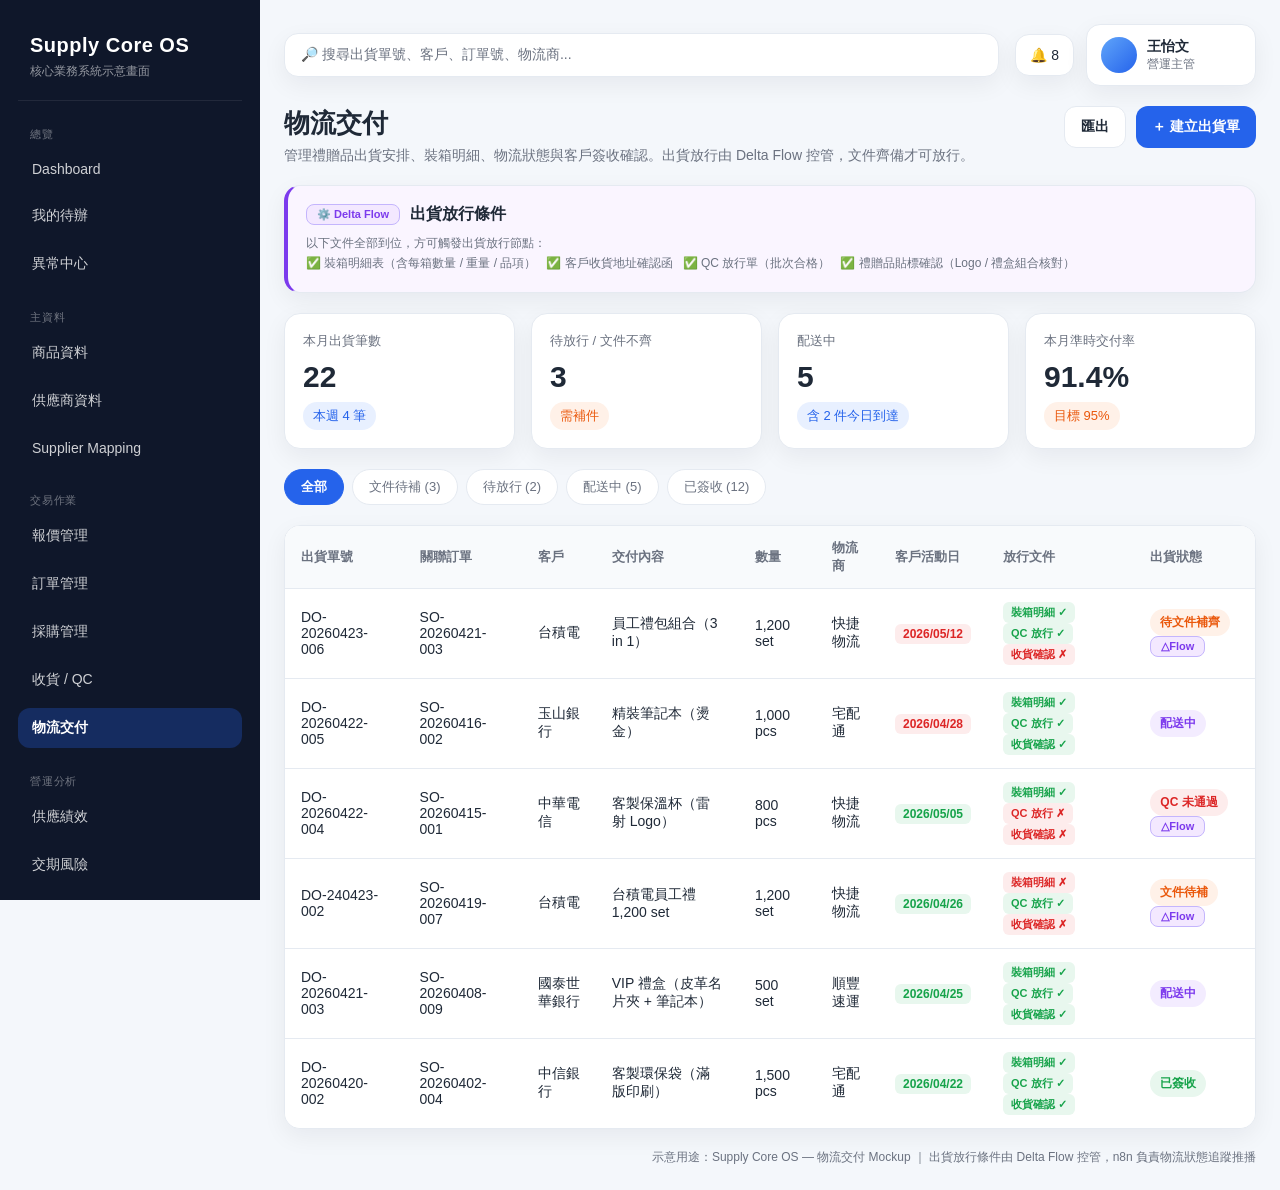
<file: logistics.html>
<!DOCTYPE html>
<html lang="zh-Hant">
<head>
  <meta charset="UTF-8" />
  <meta name="viewport" content="width=device-width, initial-scale=1.0" />
  <title>物流交付 — Supply Core OS</title>
  <link rel="stylesheet" href="assets/style.css" />
  <style>
    .delta-badge {
      display:inline-flex; align-items:center; gap:4px;
      background:#f3e8ff; color:#7c3aed; border:1px solid #c4b5fd;
      border-radius:8px; padding:3px 10px; font-size:11px; font-weight:700;
    }
    .doc-chip {
      display:inline-block; padding:3px 8px; border-radius:6px; font-size:11px; font-weight:600;
      background:var(--green-soft); color:var(--green); margin-right:4px;
    }
    .doc-chip.missing {
      background:var(--red-soft); color:var(--red);
    }
    .event-date { font-size:12px; color:var(--red); font-weight:700; background:var(--red-soft); padding:3px 8px; border-radius:6px; }
    .event-date.safe { color:var(--green); background:var(--green-soft); }
  </style>
</head>
<body>
<div class="app">
  <aside class="sidebar" id="sidebar">
    <div class="brand"><h1>Supply Core OS</h1><p>核心業務系統示意畫面</p></div>
    <div class="nav-group">
      <div class="nav-title">總覽</div>
      <a class="nav-item" href="index.html">Dashboard</a>
      <a class="nav-item" href="todo.html">我的待辦</a>
      <a class="nav-item" href="exceptions.html">異常中心</a>
    </div>
    <div class="nav-group">
      <div class="nav-title">主資料</div>
      <a class="nav-item" href="products.html">商品資料</a>
      <a class="nav-item" href="suppliers.html">供應商資料</a>
      <a class="nav-item" href="supplier-mapping.html">Supplier Mapping</a>
    </div>
    <div class="nav-group">
      <div class="nav-title">交易作業</div>
      <a class="nav-item" href="quotes.html">報價管理</a>
      <a class="nav-item" href="orders.html">訂單管理</a>
      <a class="nav-item" href="purchase.html">採購管理</a>
      <a class="nav-item" href="receiving.html">收貨 / QC</a>
      <a class="nav-item active" href="logistics.html">物流交付</a>
    </div>
    <div class="nav-group">
      <div class="nav-title">營運分析</div>
      <a class="nav-item" href="supply-performance.html">供應績效</a>
      <a class="nav-item" href="delivery-risk.html">交期風險</a>
      <a class="nav-item" href="margin.html">毛利分析</a>
    </div>
  </aside>

  <main class="main">
    <div class="topbar">
      <button class="hamburger" id="hamburger-btn" onclick="toggleSidebar()" aria-label="開啟選單">☰</button>
      <div class="search">🔎 搜尋出貨單號、客戶、訂單號、物流商...</div>
      <div class="top-actions">
        <div class="icon-btn">🔔 8</div>
        <div class="user-box"><span class="avatar"></span>
          <div><div style="font-weight:700;">王怡文</div><div style="font-size:12px;color:var(--subtext);">營運主管</div></div>
        </div>
      </div>
    </div>

    <div class="page-header">
      <div>
        <h2>物流交付</h2>
        <p>管理禮贈品出貨安排、裝箱明細、物流狀態與客戶簽收確認。出貨放行由 Delta Flow 控管，文件齊備才可放行。</p>
      </div>
      <div class="header-actions">
        <button class="btn secondary">匯出</button>
        <button class="btn primary">＋ 建立出貨單</button>
      </div>
    </div>

    <!-- 放行規則 -->
    <div class="card" style="margin-bottom:20px; border-left:4px solid var(--purple); background:#faf5ff;">
      <div style="display:flex;align-items:center;gap:10px;margin-bottom:8px;">
        <span class="delta-badge">⚙️ Delta Flow</span>
        <strong>出貨放行條件</strong>
      </div>
      <div class="meta">
        以下文件全部到位，方可觸發出貨放行節點：<br>
        ✅ 裝箱明細表（含每箱數量 / 重量 / 品項）&nbsp;&nbsp;
        ✅ 客戶收貨地址確認函&nbsp;&nbsp;
        ✅ QC 放行單（批次合格）&nbsp;&nbsp;
        ✅ 禮贈品貼標確認（Logo / 禮盒組合核對）
      </div>
    </div>

    <!-- KPI -->
    <section class="kpi-grid">
      <div class="card">
        <div class="kpi-label">本月出貨筆數</div>
        <div class="kpi-value">22</div>
        <div class="kpi-trend trend-info">本週 4 筆</div>
      </div>
      <div class="card">
        <div class="kpi-label">待放行 / 文件不齊</div>
        <div class="kpi-value">3</div>
        <div class="kpi-trend trend-warn">需補件</div>
      </div>
      <div class="card">
        <div class="kpi-label">配送中</div>
        <div class="kpi-value">5</div>
        <div class="kpi-trend trend-info">含 2 件今日到達</div>
      </div>
      <div class="card">
        <div class="kpi-label">本月準時交付率</div>
        <div class="kpi-value">91.4%</div>
        <div class="kpi-trend trend-warn">目標 95%</div>
      </div>
    </section>

    <!-- Filter -->
    <div class="filter-bar">
      <span class="filter-chip active">全部</span>
      <span class="filter-chip">文件待補 (3)</span>
      <span class="filter-chip">待放行 (2)</span>
      <span class="filter-chip">配送中 (5)</span>
      <span class="filter-chip">已簽收 (12)</span>
    </div>

    <!-- Table -->
    <div class="table-card">
      <table>
        <thead>
          <tr>
            <th>出貨單號</th>
            <th>關聯訂單</th>
            <th>客戶</th>
            <th>交付內容</th>
            <th>數量</th>
            <th>物流商</th>
            <th>客戶活動日</th>
            <th>放行文件</th>
            <th>出貨狀態</th>
          </tr>
        </thead>
        <tbody>
          <tr>
            <td>DO-20260423-006</td>
            <td>SO-20260421-003</td>
            <td>台積電</td>
            <td>員工禮包組合（3 in 1）</td>
            <td>1,200 set</td>
            <td>快捷物流</td>
            <td><span class="event-date">2026/05/12</span></td>
            <td>
              <span class="doc-chip">裝箱明細 ✓</span>
              <span class="doc-chip">QC 放行 ✓</span>
              <span class="doc-chip missing">收貨確認 ✗</span>
            </td>
            <td><span class="status pending">待文件補齊</span> <span class="delta-badge">△Flow</span></td>
          </tr>

          <tr>
            <td>DO-20260422-005</td>
            <td>SO-20260416-002</td>
            <td>玉山銀行</td>
            <td>精裝筆記本（燙金）</td>
            <td>1,000 pcs</td>
            <td>宅配通</td>
            <td><span class="event-date">2026/04/28</span></td>
            <td>
              <span class="doc-chip">裝箱明細 ✓</span>
              <span class="doc-chip">QC 放行 ✓</span>
              <span class="doc-chip">收貨確認 ✓</span>
            </td>
            <td><span class="status shipping">配送中</span></td>
          </tr>

          <tr>
            <td>DO-20260422-004</td>
            <td>SO-20260415-001</td>
            <td>中華電信</td>
            <td>客製保溫杯（雷射 Logo）</td>
            <td>800 pcs</td>
            <td>快捷物流</td>
            <td><span class="event-date safe">2026/05/05</span></td>
            <td>
              <span class="doc-chip">裝箱明細 ✓</span>
              <span class="doc-chip missing">QC 放行 ✗</span>
              <span class="doc-chip missing">收貨確認 ✗</span>
            </td>
            <td><span class="status alert">QC 未通過</span> <span class="delta-badge">△Flow</span></td>
          </tr>

          <tr>
            <td>DO-240423-002</td>
            <td>SO-20260419-007</td>
            <td>台積電</td>
            <td>台積電員工禮 1,200 set</td>
            <td>1,200 set</td>
            <td>快捷物流</td>
            <td><span class="event-date safe">2026/04/26</span></td>
            <td>
              <span class="doc-chip missing">裝箱明細 ✗</span>
              <span class="doc-chip">QC 放行 ✓</span>
              <span class="doc-chip missing">收貨確認 ✗</span>
            </td>
            <td><span class="status pending">文件待補</span> <span class="delta-badge">△Flow</span></td>
          </tr>

          <tr>
            <td>DO-20260421-003</td>
            <td>SO-20260408-009</td>
            <td>國泰世華銀行</td>
            <td>VIP 禮盒（皮革名片夾 + 筆記本）</td>
            <td>500 set</td>
            <td>順豐速運</td>
            <td><span class="event-date safe">2026/04/25</span></td>
            <td>
              <span class="doc-chip">裝箱明細 ✓</span>
              <span class="doc-chip">QC 放行 ✓</span>
              <span class="doc-chip">收貨確認 ✓</span>
            </td>
            <td><span class="status shipping">配送中</span></td>
          </tr>

          <tr>
            <td>DO-20260420-002</td>
            <td>SO-20260402-004</td>
            <td>中信銀行</td>
            <td>客製環保袋（滿版印刷）</td>
            <td>1,500 pcs</td>
            <td>宅配通</td>
            <td><span class="event-date safe">2026/04/22</span></td>
            <td>
              <span class="doc-chip">裝箱明細 ✓</span>
              <span class="doc-chip">QC 放行 ✓</span>
              <span class="doc-chip">收貨確認 ✓</span>
            </td>
            <td><span class="status done">已簽收</span></td>
          </tr>
        </tbody>
      </table>
    </div>

    <div class="footer-note">示意用途：Supply Core OS — 物流交付 Mockup ｜ 出貨放行條件由 Delta Flow 控管，n8n 負責物流狀態追蹤推播</div>
  </main>
</div>
  <div class="sidebar-overlay" id="sidebar-overlay" onclick="toggleSidebar()"></div>
  <script src="assets/nav.js"></script>
</body>
</html>
</file>
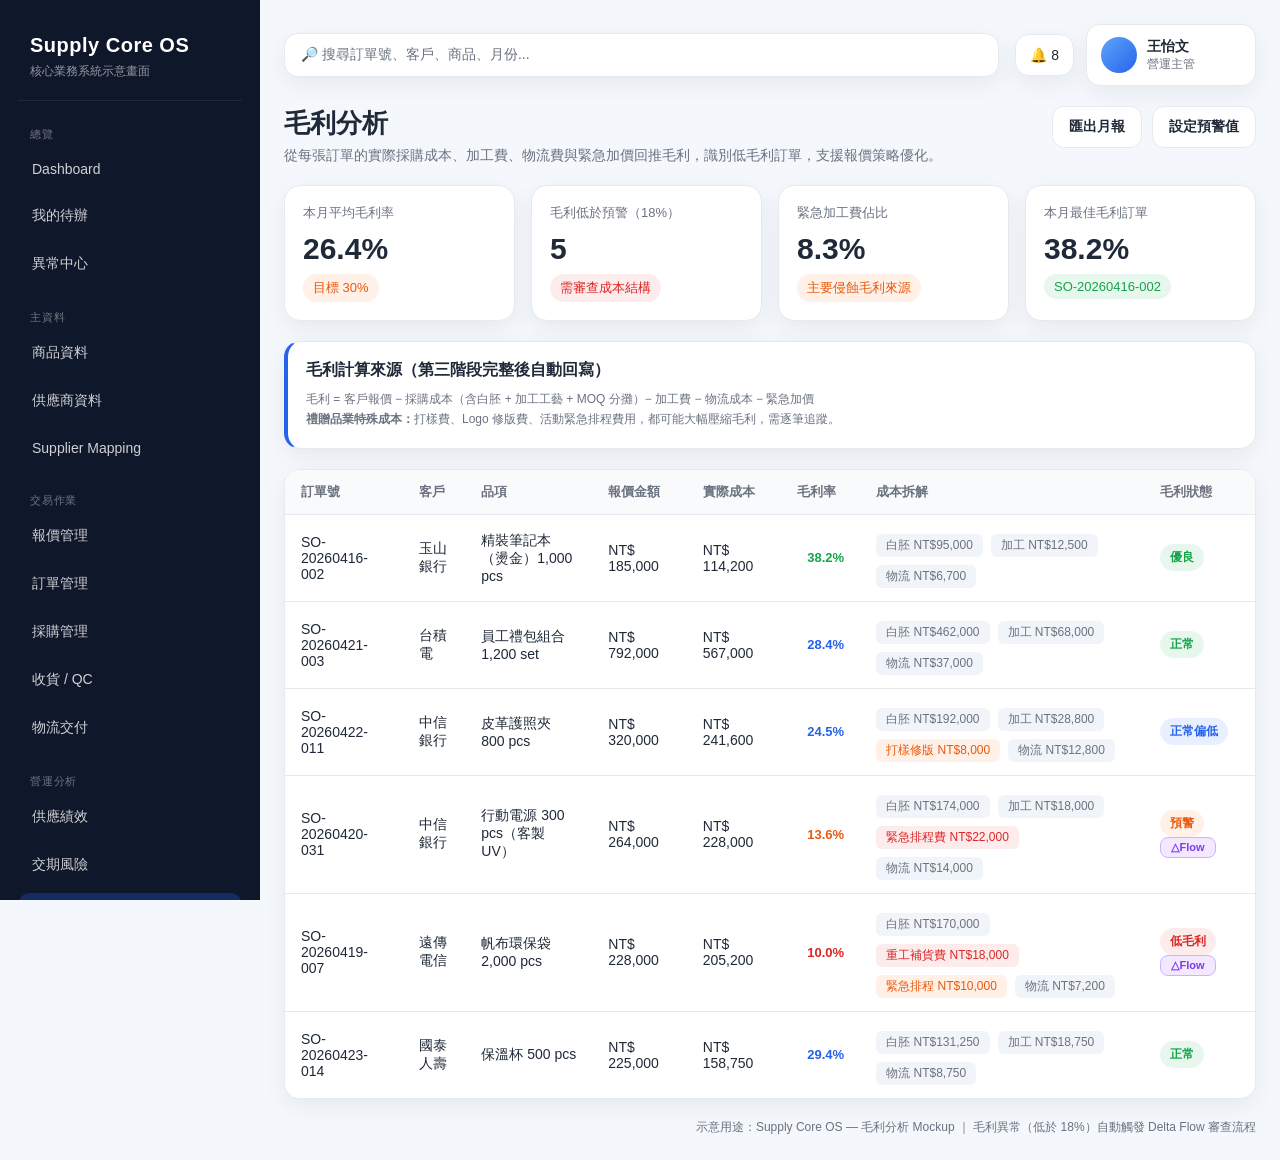
<file: margin.html>
<!DOCTYPE html>
<html lang="zh-Hant">
<head>
  <meta charset="UTF-8" />
  <meta name="viewport" content="width=device-width, initial-scale=1.0" />
  <title>毛利分析 — Supply Core OS</title>
  <link rel="stylesheet" href="assets/style.css" />
  <style>
    .margin-bar-wrap { display:flex; align-items:center; gap:10px; font-size:13px; }
    .margin-bar-bg   { flex:1; height:10px; background:var(--line); border-radius:999px; overflow:hidden; }
    .margin-bar-fill { height:100%; border-radius:999px; }
    .margin-warn { color: var(--orange); font-weight:700; }
    .margin-alert { color: var(--red); font-weight:700; }
    .margin-ok    { color: var(--green); font-weight:700; }
    .cost-breakdown {
      display: flex; gap: 8px; flex-wrap: wrap; margin-top: 6px;
    }
    .cost-item {
      font-size: 12px; padding:3px 10px; border-radius:6px;
      background:#f1f5f9; color:var(--subtext);
    }
    .delta-badge {
      display:inline-flex; align-items:center; gap:4px;
      background:#f3e8ff; color:#7c3aed; border:1px solid #c4b5fd;
      border-radius:8px; padding:3px 10px; font-size:11px; font-weight:700;
    }
  </style>
</head>
<body>
<div class="app">
  <aside class="sidebar" id="sidebar">
    <div class="brand"><h1>Supply Core OS</h1><p>核心業務系統示意畫面</p></div>
    <div class="nav-group">
      <div class="nav-title">總覽</div>
      <a class="nav-item" href="index.html">Dashboard</a>
      <a class="nav-item" href="todo.html">我的待辦</a>
      <a class="nav-item" href="exceptions.html">異常中心</a>
    </div>
    <div class="nav-group">
      <div class="nav-title">主資料</div>
      <a class="nav-item" href="products.html">商品資料</a>
      <a class="nav-item" href="suppliers.html">供應商資料</a>
      <a class="nav-item" href="supplier-mapping.html">Supplier Mapping</a>
    </div>
    <div class="nav-group">
      <div class="nav-title">交易作業</div>
      <a class="nav-item" href="quotes.html">報價管理</a>
      <a class="nav-item" href="orders.html">訂單管理</a>
      <a class="nav-item" href="purchase.html">採購管理</a>
      <a class="nav-item" href="receiving.html">收貨 / QC</a>
      <a class="nav-item" href="logistics.html">物流交付</a>
    </div>
    <div class="nav-group">
      <div class="nav-title">營運分析</div>
      <a class="nav-item" href="supply-performance.html">供應績效</a>
      <a class="nav-item" href="delivery-risk.html">交期風險</a>
      <a class="nav-item active" href="margin.html">毛利分析</a>
    </div>
  </aside>

  <main class="main">
    <div class="topbar">
      <button class="hamburger" id="hamburger-btn" onclick="toggleSidebar()" aria-label="開啟選單">☰</button>
      <div class="search">🔎 搜尋訂單號、客戶、商品、月份...</div>
      <div class="top-actions">
        <div class="icon-btn">🔔 8</div>
        <div class="user-box"><span class="avatar"></span>
          <div><div style="font-weight:700;">王怡文</div><div style="font-size:12px;color:var(--subtext);">營運主管</div></div>
        </div>
      </div>
    </div>

    <div class="page-header">
      <div>
        <h2>毛利分析</h2>
        <p>從每張訂單的實際採購成本、加工費、物流費與緊急加價回推毛利，識別低毛利訂單，支援報價策略優化。</p>
      </div>
      <div class="header-actions">
        <button class="btn secondary">匯出月報</button>
        <button class="btn secondary">設定預警值</button>
      </div>
    </div>

    <!-- KPI -->
    <section class="kpi-grid">
      <div class="card">
        <div class="kpi-label">本月平均毛利率</div>
        <div class="kpi-value">26.4%</div>
        <div class="kpi-trend trend-warn">目標 30%</div>
      </div>
      <div class="card">
        <div class="kpi-label">毛利低於預警（18%）</div>
        <div class="kpi-value">5</div>
        <div class="kpi-trend trend-alert">需審查成本結構</div>
      </div>
      <div class="card">
        <div class="kpi-label">緊急加工費佔比</div>
        <div class="kpi-value">8.3%</div>
        <div class="kpi-trend trend-warn">主要侵蝕毛利來源</div>
      </div>
      <div class="card">
        <div class="kpi-label">本月最佳毛利訂單</div>
        <div class="kpi-value">38.2%</div>
        <div class="kpi-trend trend-up">SO-20260416-002</div>
      </div>
    </section>

    <!-- 毛利來源說明 -->
    <div class="card" style="margin-bottom:20px; border-left:4px solid var(--primary);">
      <div style="font-weight:700;margin-bottom:8px;">毛利計算來源（第三階段完整後自動回寫）</div>
      <div class="meta">
        毛利 = 客戶報價 − 採購成本（含白胚 + 加工工藝 + MOQ 分攤）− 加工費 − 物流成本 − 緊急加價<br>
        <strong>禮贈品業特殊成本：</strong>打樣費、Logo 修版費、活動緊急排程費用，都可能大幅壓縮毛利，需逐筆追蹤。
      </div>
    </div>

    <!-- Margin Table -->
    <div class="table-card">
      <table>
        <thead>
          <tr>
            <th>訂單號</th>
            <th>客戶</th>
            <th>品項</th>
            <th>報價金額</th>
            <th>實際成本</th>
            <th>毛利率</th>
            <th>成本拆解</th>
            <th>毛利狀態</th>
          </tr>
        </thead>
        <tbody>
          <tr>
            <td>SO-20260416-002</td>
            <td>玉山銀行</td>
            <td>精裝筆記本（燙金）1,000 pcs</td>
            <td>NT$ 185,000</td>
            <td>NT$ 114,200</td>
            <td>
              <div class="margin-bar-wrap">
                <div class="margin-bar-bg"><div class="margin-bar-fill" style="width:38%;background:var(--green);"></div></div>
                <span class="margin-ok">38.2%</span>
              </div>
            </td>
            <td>
              <div class="cost-breakdown">
                <span class="cost-item">白胚 NT$95,000</span>
                <span class="cost-item">加工 NT$12,500</span>
                <span class="cost-item">物流 NT$6,700</span>
              </div>
            </td>
            <td><span class="status done">優良</span></td>
          </tr>
          <tr>
            <td>SO-20260421-003</td>
            <td>台積電</td>
            <td>員工禮包組合 1,200 set</td>
            <td>NT$ 792,000</td>
            <td>NT$ 567,000</td>
            <td>
              <div class="margin-bar-wrap">
                <div class="margin-bar-bg"><div class="margin-bar-fill" style="width:28%;background:var(--primary);"></div></div>
                <span style="color:var(--primary);font-weight:700;">28.4%</span>
              </div>
            </td>
            <td>
              <div class="cost-breakdown">
                <span class="cost-item">白胚 NT$462,000</span>
                <span class="cost-item">加工 NT$68,000</span>
                <span class="cost-item">物流 NT$37,000</span>
              </div>
            </td>
            <td><span class="status done">正常</span></td>
          </tr>
          <tr>
            <td>SO-20260422-011</td>
            <td>中信銀行</td>
            <td>皮革護照夾 800 pcs</td>
            <td>NT$ 320,000</td>
            <td>NT$ 241,600</td>
            <td>
              <div class="margin-bar-wrap">
                <div class="margin-bar-bg"><div class="margin-bar-fill" style="width:24%;background:var(--primary);"></div></div>
                <span style="color:var(--primary);font-weight:700;">24.5%</span>
              </div>
            </td>
            <td>
              <div class="cost-breakdown">
                <span class="cost-item">白胚 NT$192,000</span>
                <span class="cost-item">加工 NT$28,800</span>
                <span class="cost-item" style="background:var(--orange-soft);color:var(--orange);">打樣修版 NT$8,000</span>
                <span class="cost-item">物流 NT$12,800</span>
              </div>
            </td>
            <td><span class="status processing">正常偏低</span></td>
          </tr>
          <tr>
            <td>SO-20260420-031</td>
            <td>中信銀行</td>
            <td>行動電源 300 pcs（客製 UV）</td>
            <td>NT$ 264,000</td>
            <td>NT$ 228,000</td>
            <td>
              <div class="margin-bar-wrap">
                <div class="margin-bar-bg"><div class="margin-bar-fill" style="width:13%;background:var(--orange);"></div></div>
                <span class="margin-warn">13.6%</span>
              </div>
            </td>
            <td>
              <div class="cost-breakdown">
                <span class="cost-item">白胚 NT$174,000</span>
                <span class="cost-item">加工 NT$18,000</span>
                <span class="cost-item" style="background:var(--red-soft);color:var(--red);">緊急排程費 NT$22,000</span>
                <span class="cost-item">物流 NT$14,000</span>
              </div>
            </td>
            <td><span class="status pending">預警</span> <span class="delta-badge">△Flow</span></td>
          </tr>
          <tr>
            <td>SO-20260419-007</td>
            <td>遠傳電信</td>
            <td>帆布環保袋 2,000 pcs</td>
            <td>NT$ 228,000</td>
            <td>NT$ 205,200</td>
            <td>
              <div class="margin-bar-wrap">
                <div class="margin-bar-bg"><div class="margin-bar-fill" style="width:10%;background:var(--red);"></div></div>
                <span class="margin-alert">10.0%</span>
              </div>
            </td>
            <td>
              <div class="cost-breakdown">
                <span class="cost-item">白胚 NT$170,000</span>
                <span class="cost-item" style="background:var(--red-soft);color:var(--red);">重工補貨費 NT$18,000</span>
                <span class="cost-item" style="background:var(--orange-soft);color:var(--orange);">緊急排程 NT$10,000</span>
                <span class="cost-item">物流 NT$7,200</span>
              </div>
            </td>
            <td><span class="status alert">低毛利</span> <span class="delta-badge">△Flow</span></td>
          </tr>
          <tr>
            <td>SO-20260423-014</td>
            <td>國泰人壽</td>
            <td>保溫杯 500 pcs</td>
            <td>NT$ 225,000</td>
            <td>NT$ 158,750</td>
            <td>
              <div class="margin-bar-wrap">
                <div class="margin-bar-bg"><div class="margin-bar-fill" style="width:29%;background:var(--primary);"></div></div>
                <span style="color:var(--primary);font-weight:700;">29.4%</span>
              </div>
            </td>
            <td>
              <div class="cost-breakdown">
                <span class="cost-item">白胚 NT$131,250</span>
                <span class="cost-item">加工 NT$18,750</span>
                <span class="cost-item">物流 NT$8,750</span>
              </div>
            </td>
            <td><span class="status done">正常</span></td>
          </tr>
        </tbody>
      </table>
    </div>

    <div class="footer-note">示意用途：Supply Core OS — 毛利分析 Mockup ｜ 毛利異常（低於 18%）自動觸發 Delta Flow 審查流程</div>
  </main>
</div>
  <div class="sidebar-overlay" id="sidebar-overlay" onclick="toggleSidebar()"></div>
  <script src="assets/nav.js"></script>
</body>
</html>
</file>
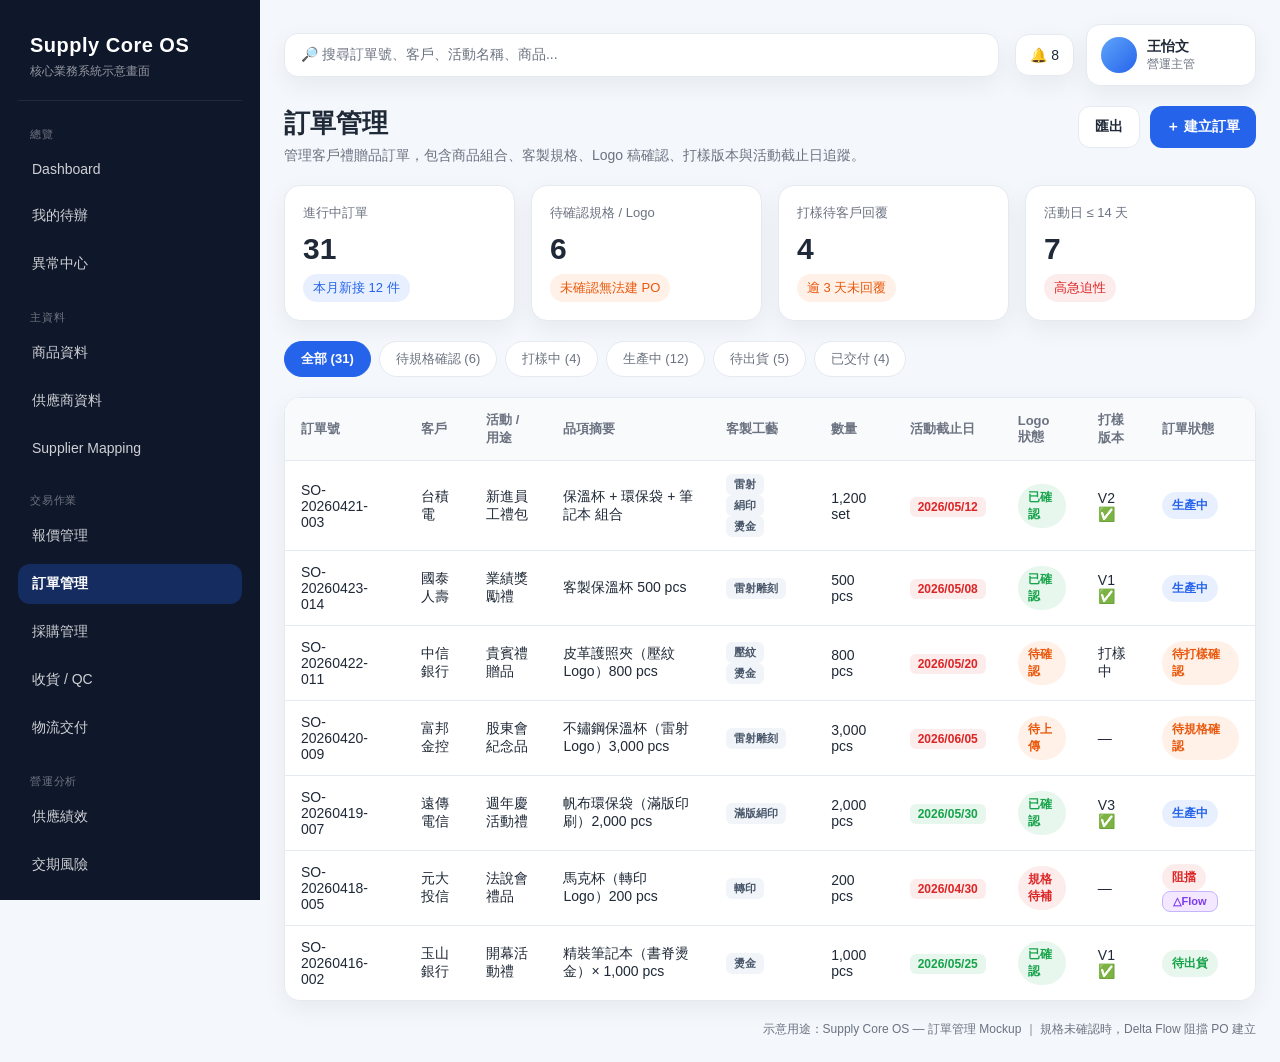
<file: orders.html>
<!DOCTYPE html>
<html lang="zh-Hant">
<head>
  <meta charset="UTF-8" />
  <meta name="viewport" content="width=device-width, initial-scale=1.0" />
  <title>訂單管理 — Supply Core OS</title>
  <link rel="stylesheet" href="assets/style.css" />
  <style>
    .delta-badge {
      display:inline-flex; align-items:center; gap:4px;
      background:#f3e8ff; color:#7c3aed; border:1px solid #c4b5fd;
      border-radius:8px; padding:3px 10px; font-size:11px; font-weight:700;
    }
    .event-date {
      font-size:12px; color:var(--red); font-weight:700;
      background:var(--red-soft); padding:3px 8px; border-radius:6px;
    }
    .event-date.safe {
      color:var(--green); background:var(--green-soft);
    }
    .craft-tag { display:inline-block; padding:3px 8px; border-radius:6px; font-size:11px; font-weight:600; background:#f1f5f9; color:#475569; margin-right:4px; }
  </style>
</head>
<body>
<div class="app">
  <aside class="sidebar" id="sidebar">
    <div class="brand"><h1>Supply Core OS</h1><p>核心業務系統示意畫面</p></div>
    <div class="nav-group">
      <div class="nav-title">總覽</div>
      <a class="nav-item" href="index.html">Dashboard</a>
      <a class="nav-item" href="todo.html">我的待辦</a>
      <a class="nav-item" href="exceptions.html">異常中心</a>
    </div>
    <div class="nav-group">
      <div class="nav-title">主資料</div>
      <a class="nav-item" href="products.html">商品資料</a>
      <a class="nav-item" href="suppliers.html">供應商資料</a>
      <a class="nav-item" href="supplier-mapping.html">Supplier Mapping</a>
    </div>
    <div class="nav-group">
      <div class="nav-title">交易作業</div>
      <a class="nav-item" href="quotes.html">報價管理</a>
      <a class="nav-item active" href="orders.html">訂單管理</a>
      <a class="nav-item" href="purchase.html">採購管理</a>
      <a class="nav-item" href="receiving.html">收貨 / QC</a>
      <a class="nav-item" href="logistics.html">物流交付</a>
    </div>
    <div class="nav-group">
      <div class="nav-title">營運分析</div>
      <a class="nav-item" href="supply-performance.html">供應績效</a>
      <a class="nav-item" href="delivery-risk.html">交期風險</a>
      <a class="nav-item" href="margin.html">毛利分析</a>
    </div>
  </aside>

  <main class="main">
    <div class="topbar">
      <button class="hamburger" id="hamburger-btn" onclick="toggleSidebar()" aria-label="開啟選單">☰</button>
      <div class="search">🔎 搜尋訂單號、客戶、活動名稱、商品...</div>
      <div class="top-actions">
        <div class="icon-btn">🔔 8</div>
        <div class="user-box"><span class="avatar"></span>
          <div><div style="font-weight:700;">王怡文</div><div style="font-size:12px;color:var(--subtext);">營運主管</div></div>
        </div>
      </div>
    </div>

    <div class="page-header">
      <div>
        <h2>訂單管理</h2>
        <p>管理客戶禮贈品訂單，包含商品組合、客製規格、Logo 稿確認、打樣版本與活動截止日追蹤。</p>
      </div>
      <div class="header-actions">
        <button class="btn secondary">匯出</button>
        <button class="btn primary">＋ 建立訂單</button>
      </div>
    </div>

    <!-- KPI -->
    <section class="kpi-grid">
      <div class="card">
        <div class="kpi-label">進行中訂單</div>
        <div class="kpi-value">31</div>
        <div class="kpi-trend trend-info">本月新接 12 件</div>
      </div>
      <div class="card">
        <div class="kpi-label">待確認規格 / Logo</div>
        <div class="kpi-value">6</div>
        <div class="kpi-trend trend-warn">未確認無法建 PO</div>
      </div>
      <div class="card">
        <div class="kpi-label">打樣待客戶回覆</div>
        <div class="kpi-value">4</div>
        <div class="kpi-trend trend-warn">逾 3 天未回覆</div>
      </div>
      <div class="card">
        <div class="kpi-label">活動日 ≤ 14 天</div>
        <div class="kpi-value">7</div>
        <div class="kpi-trend trend-alert">高急迫性</div>
      </div>
    </section>

    <!-- Filter -->
    <div class="filter-bar">
      <span class="filter-chip active">全部 (31)</span>
      <span class="filter-chip">待規格確認 (6)</span>
      <span class="filter-chip">打樣中 (4)</span>
      <span class="filter-chip">生產中 (12)</span>
      <span class="filter-chip">待出貨 (5)</span>
      <span class="filter-chip">已交付 (4)</span>
    </div>

    <!-- Table -->
    <div class="table-card">
      <table>
        <thead>
          <tr>
            <th>訂單號</th>
            <th>客戶</th>
            <th>活動 / 用途</th>
            <th>品項摘要</th>
            <th>客製工藝</th>
            <th>數量</th>
            <th>活動截止日</th>
            <th>Logo 狀態</th>
            <th>打樣版本</th>
            <th>訂單狀態</th>
          </tr>
        </thead>
        <tbody>
          <tr>
            <td>SO-20260421-003</td>
            <td>台積電</td>
            <td>新進員工禮包</td>
            <td>保溫杯 + 環保袋 + 筆記本 組合</td>
            <td><span class="craft-tag">雷射</span><span class="craft-tag">絹印</span><span class="craft-tag">燙金</span></td>
            <td>1,200 set</td>
            <td><span class="event-date">2026/05/12</span></td>
            <td><span class="status done">已確認</span></td>
            <td>V2 ✅</td>
            <td><span class="status processing">生產中</span></td>
          </tr>
          <tr>
            <td>SO-20260423-014</td>
            <td>國泰人壽</td>
            <td>業績獎勵禮</td>
            <td>客製保溫杯 500 pcs</td>
            <td><span class="craft-tag">雷射雕刻</span></td>
            <td>500 pcs</td>
            <td><span class="event-date">2026/05/08</span></td>
            <td><span class="status done">已確認</span></td>
            <td>V1 ✅</td>
            <td><span class="status processing">生產中</span></td>
          </tr>
          <tr>
            <td>SO-20260422-011</td>
            <td>中信銀行</td>
            <td>貴賓禮贈品</td>
            <td>皮革護照夾（壓紋 Logo）800 pcs</td>
            <td><span class="craft-tag">壓紋</span><span class="craft-tag">燙金</span></td>
            <td>800 pcs</td>
            <td><span class="event-date">2026/05/20</span></td>
            <td><span class="status pending">待確認</span></td>
            <td>打樣中</td>
            <td><span class="status pending">待打樣確認</span></td>
          </tr>
          <tr>
            <td>SO-20260420-009</td>
            <td>富邦金控</td>
            <td>股東會紀念品</td>
            <td>不鏽鋼保溫杯（雷射 Logo）3,000 pcs</td>
            <td><span class="craft-tag">雷射雕刻</span></td>
            <td>3,000 pcs</td>
            <td><span class="event-date">2026/06/05</span></td>
            <td><span class="status pending">待上傳</span></td>
            <td>—</td>
            <td><span class="status pending">待規格確認</span></td>
          </tr>
          <tr>
            <td>SO-20260419-007</td>
            <td>遠傳電信</td>
            <td>週年慶活動禮</td>
            <td>帆布環保袋（滿版印刷）2,000 pcs</td>
            <td><span class="craft-tag">滿版絹印</span></td>
            <td>2,000 pcs</td>
            <td><span class="event-date safe">2026/05/30</span></td>
            <td><span class="status done">已確認</span></td>
            <td>V3 ✅</td>
            <td><span class="status processing">生產中</span></td>
          </tr>
          <tr>
            <td>SO-20260418-005</td>
            <td>元大投信</td>
            <td>法說會禮品</td>
            <td>馬克杯（轉印 Logo）200 pcs</td>
            <td><span class="craft-tag">轉印</span></td>
            <td>200 pcs</td>
            <td><span class="event-date">2026/04/30</span></td>
            <td><span class="status alert">規格待補</span></td>
            <td>—</td>
            <td><span class="status alert">阻擋</span> <span class="delta-badge">△Flow</span></td>
          </tr>
          <tr>
            <td>SO-20260416-002</td>
            <td>玉山銀行</td>
            <td>開幕活動禮</td>
            <td>精裝筆記本（書脊燙金）× 1,000 pcs</td>
            <td><span class="craft-tag">燙金</span></td>
            <td>1,000 pcs</td>
            <td><span class="event-date safe">2026/05/25</span></td>
            <td><span class="status done">已確認</span></td>
            <td>V1 ✅</td>
            <td><span class="status done">待出貨</span></td>
          </tr>
        </tbody>
      </table>
    </div>

    <div class="footer-note">示意用途：Supply Core OS — 訂單管理 Mockup ｜ 規格未確認時，Delta Flow 阻擋 PO 建立</div>
  </main>
</div>
  <div class="sidebar-overlay" id="sidebar-overlay" onclick="toggleSidebar()"></div>
  <script src="assets/nav.js"></script>
</body>
</html>
</file>
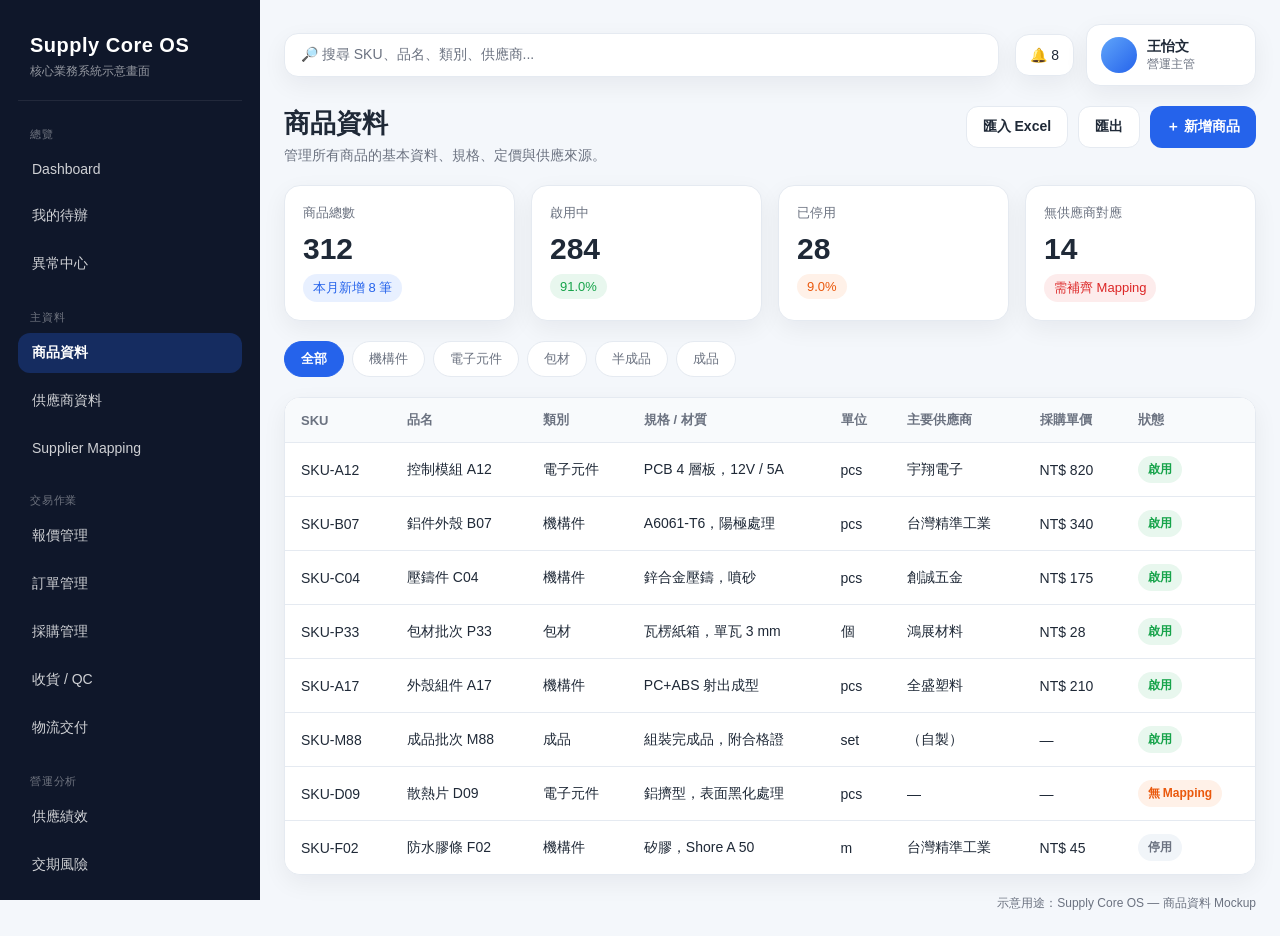
<file: products.html>
<!DOCTYPE html>
<html lang="zh-Hant">
<head>
  <meta charset="UTF-8" />
  <meta name="viewport" content="width=device-width, initial-scale=1.0" />
  <title>商品資料 — Supply Core OS</title>
  <link rel="stylesheet" href="assets/style.css" />
</head>
<body>
<div class="app">
  <aside class="sidebar" id="sidebar">
    <div class="brand"><h1>Supply Core OS</h1><p>核心業務系統示意畫面</p></div>
    <div class="nav-group">
      <div class="nav-title">總覽</div>
      <a class="nav-item" href="index.html">Dashboard</a>
      <a class="nav-item" href="todo.html">我的待辦</a>
      <a class="nav-item" href="exceptions.html">異常中心</a>
    </div>
    <div class="nav-group">
      <div class="nav-title">主資料</div>
      <a class="nav-item active" href="products.html">商品資料</a>
      <a class="nav-item" href="suppliers.html">供應商資料</a>
      <a class="nav-item" href="supplier-mapping.html">Supplier Mapping</a>
    </div>
    <div class="nav-group">
      <div class="nav-title">交易作業</div>
      <a class="nav-item" href="quotes.html">報價管理</a>
      <a class="nav-item" href="orders.html">訂單管理</a>
      <a class="nav-item" href="purchase.html">採購管理</a>
      <a class="nav-item" href="receiving.html">收貨 / QC</a>
      <a class="nav-item" href="logistics.html">物流交付</a>
    </div>
    <div class="nav-group">
      <div class="nav-title">營運分析</div>
      <a class="nav-item" href="supply-performance.html">供應績效</a>
      <a class="nav-item" href="delivery-risk.html">交期風險</a>
      <a class="nav-item" href="margin.html">毛利分析</a>
    </div>
  </aside>

  <main class="main">
    <div class="topbar">
      <button class="hamburger" id="hamburger-btn" onclick="toggleSidebar()" aria-label="開啟選單">☰</button>
      <div class="search">🔎 搜尋 SKU、品名、類別、供應商...</div>
      <div class="top-actions">
        <div class="icon-btn">🔔 8</div>
        <div class="user-box">
          <span class="avatar"></span>
          <div><div style="font-weight:700;">王怡文</div><div style="font-size:12px;color:var(--subtext);">營運主管</div></div>
        </div>
      </div>
    </div>

    <div class="page-header">
      <div>
        <h2>商品資料</h2>
        <p>管理所有商品的基本資料、規格、定價與供應來源。</p>
      </div>
      <div class="header-actions">
        <button class="btn secondary">匯入 Excel</button>
        <button class="btn secondary">匯出</button>
        <button class="btn primary">＋ 新增商品</button>
      </div>
    </div>

    <!-- KPI -->
    <section class="kpi-grid">
      <div class="card">
        <div class="kpi-label">商品總數</div>
        <div class="kpi-value">312</div>
        <div class="kpi-trend trend-info">本月新增 8 筆</div>
      </div>
      <div class="card">
        <div class="kpi-label">啟用中</div>
        <div class="kpi-value">284</div>
        <div class="kpi-trend trend-up">91.0%</div>
      </div>
      <div class="card">
        <div class="kpi-label">已停用</div>
        <div class="kpi-value">28</div>
        <div class="kpi-trend trend-warn">9.0%</div>
      </div>
      <div class="card">
        <div class="kpi-label">無供應商對應</div>
        <div class="kpi-value">14</div>
        <div class="kpi-trend trend-alert">需補齊 Mapping</div>
      </div>
    </section>

    <!-- Filter -->
    <div class="filter-bar">
      <span class="filter-chip active">全部</span>
      <span class="filter-chip">機構件</span>
      <span class="filter-chip">電子元件</span>
      <span class="filter-chip">包材</span>
      <span class="filter-chip">半成品</span>
      <span class="filter-chip">成品</span>
    </div>

    <!-- Table -->
    <div class="table-card">
      <table>
        <thead>
          <tr>
            <th>SKU</th>
            <th>品名</th>
            <th>類別</th>
            <th>規格 / 材質</th>
            <th>單位</th>
            <th>主要供應商</th>
            <th>採購單價</th>
            <th>狀態</th>
          </tr>
        </thead>
        <tbody>
          <tr>
            <td>SKU-A12</td>
            <td>控制模組 A12</td>
            <td>電子元件</td>
            <td>PCB 4 層板，12V / 5A</td>
            <td>pcs</td>
            <td>宇翔電子</td>
            <td>NT$ 820</td>
            <td><span class="status done">啟用</span></td>
          </tr>
          <tr>
            <td>SKU-B07</td>
            <td>鋁件外殼 B07</td>
            <td>機構件</td>
            <td>A6061-T6，陽極處理</td>
            <td>pcs</td>
            <td>台灣精準工業</td>
            <td>NT$ 340</td>
            <td><span class="status done">啟用</span></td>
          </tr>
          <tr>
            <td>SKU-C04</td>
            <td>壓鑄件 C04</td>
            <td>機構件</td>
            <td>鋅合金壓鑄，噴砂</td>
            <td>pcs</td>
            <td>創誠五金</td>
            <td>NT$ 175</td>
            <td><span class="status done">啟用</span></td>
          </tr>
          <tr>
            <td>SKU-P33</td>
            <td>包材批次 P33</td>
            <td>包材</td>
            <td>瓦楞紙箱，單瓦 3 mm</td>
            <td>個</td>
            <td>鴻展材料</td>
            <td>NT$ 28</td>
            <td><span class="status done">啟用</span></td>
          </tr>
          <tr>
            <td>SKU-A17</td>
            <td>外殼組件 A17</td>
            <td>機構件</td>
            <td>PC+ABS 射出成型</td>
            <td>pcs</td>
            <td>全盛塑料</td>
            <td>NT$ 210</td>
            <td><span class="status done">啟用</span></td>
          </tr>
          <tr>
            <td>SKU-M88</td>
            <td>成品批次 M88</td>
            <td>成品</td>
            <td>組裝完成品，附合格證</td>
            <td>set</td>
            <td>（自製）</td>
            <td>—</td>
            <td><span class="status done">啟用</span></td>
          </tr>
          <tr>
            <td>SKU-D09</td>
            <td>散熱片 D09</td>
            <td>電子元件</td>
            <td>鋁擠型，表面黑化處理</td>
            <td>pcs</td>
            <td>—</td>
            <td>—</td>
            <td><span class="status pending">無 Mapping</span></td>
          </tr>
          <tr>
            <td>SKU-F02</td>
            <td>防水膠條 F02</td>
            <td>機構件</td>
            <td>矽膠，Shore A 50</td>
            <td>m</td>
            <td>台灣精準工業</td>
            <td>NT$ 45</td>
            <td><span class="status draft">停用</span></td>
          </tr>
        </tbody>
      </table>
    </div>

    <div class="footer-note">示意用途：Supply Core OS — 商品資料 Mockup</div>
  </main>
</div>
  <div class="sidebar-overlay" id="sidebar-overlay" onclick="toggleSidebar()"></div>
  <script src="assets/nav.js"></script>
</body>
</html>
</file>
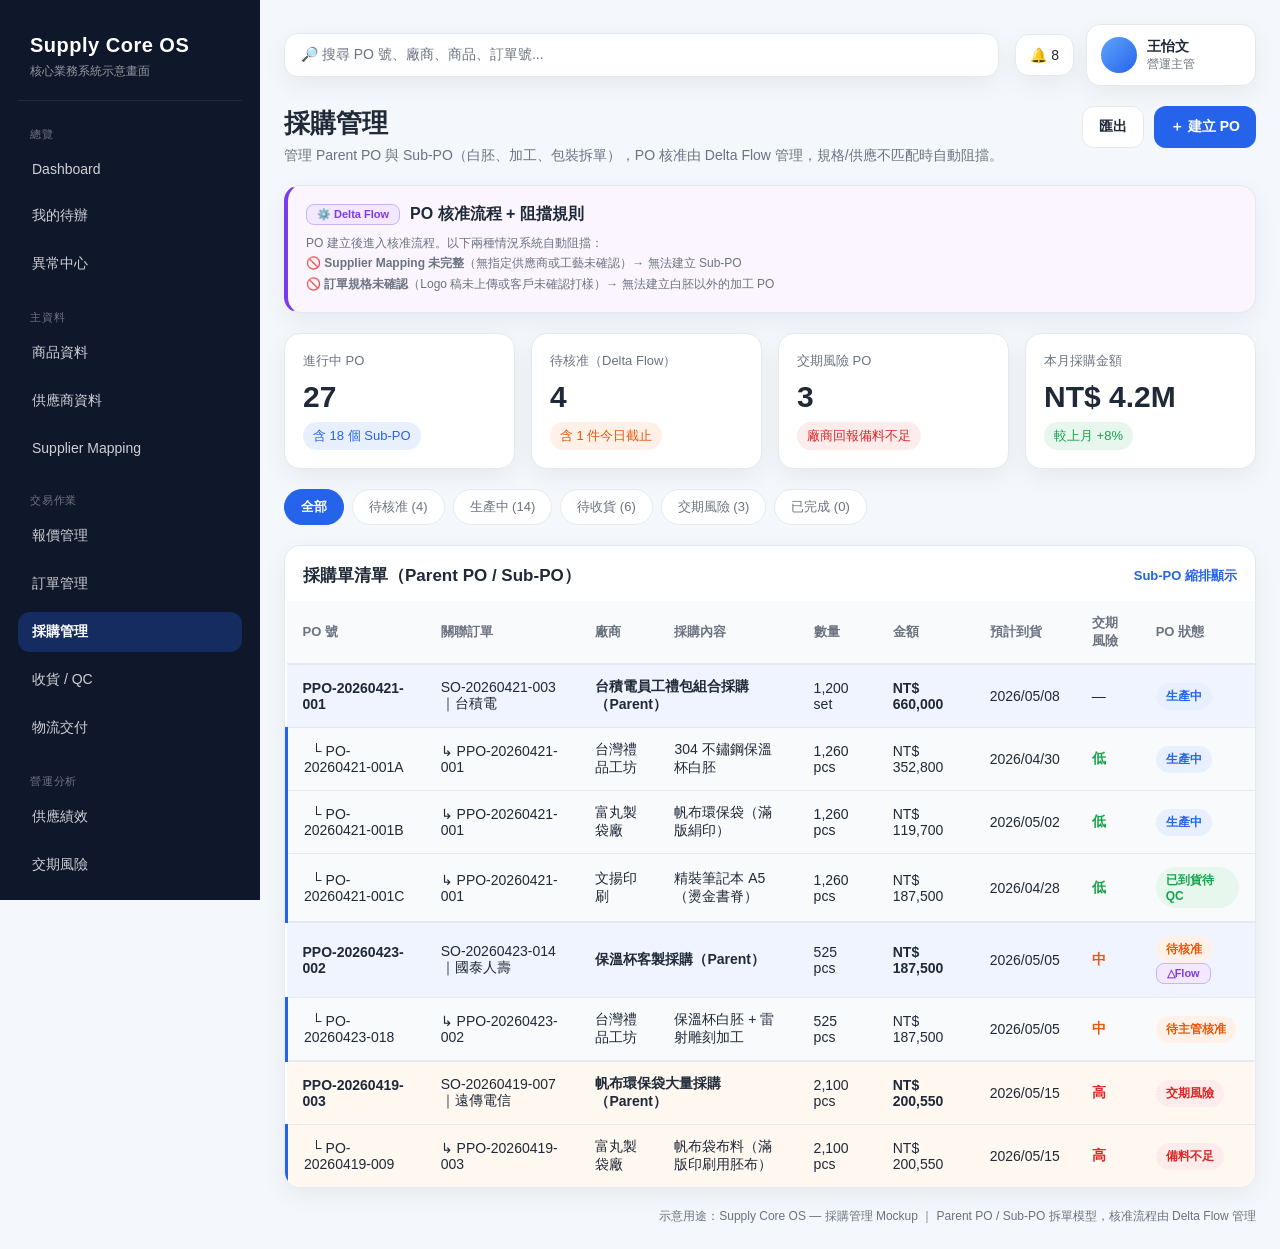
<file: purchase.html>
<!DOCTYPE html>
<html lang="zh-Hant">
<head>
  <meta charset="UTF-8" />
  <meta name="viewport" content="width=device-width, initial-scale=1.0" />
  <title>採購管理 — Supply Core OS</title>
  <link rel="stylesheet" href="assets/style.css" />
  <style>
    .delta-badge {
      display:inline-flex; align-items:center; gap:4px;
      background:#f3e8ff; color:#7c3aed; border:1px solid #c4b5fd;
      border-radius:8px; padding:3px 10px; font-size:11px; font-weight:700;
    }
    .sub-po { background:#f8fafc; border-left:3px solid var(--primary); }
    .po-group { border-top: 2px solid var(--line); }
  </style>
</head>
<body>
<div class="app">
  <aside class="sidebar" id="sidebar">
    <div class="brand"><h1>Supply Core OS</h1><p>核心業務系統示意畫面</p></div>
    <div class="nav-group">
      <div class="nav-title">總覽</div>
      <a class="nav-item" href="index.html">Dashboard</a>
      <a class="nav-item" href="todo.html">我的待辦</a>
      <a class="nav-item" href="exceptions.html">異常中心</a>
    </div>
    <div class="nav-group">
      <div class="nav-title">主資料</div>
      <a class="nav-item" href="products.html">商品資料</a>
      <a class="nav-item" href="suppliers.html">供應商資料</a>
      <a class="nav-item" href="supplier-mapping.html">Supplier Mapping</a>
    </div>
    <div class="nav-group">
      <div class="nav-title">交易作業</div>
      <a class="nav-item" href="quotes.html">報價管理</a>
      <a class="nav-item" href="orders.html">訂單管理</a>
      <a class="nav-item active" href="purchase.html">採購管理</a>
      <a class="nav-item" href="receiving.html">收貨 / QC</a>
      <a class="nav-item" href="logistics.html">物流交付</a>
    </div>
    <div class="nav-group">
      <div class="nav-title">營運分析</div>
      <a class="nav-item" href="supply-performance.html">供應績效</a>
      <a class="nav-item" href="delivery-risk.html">交期風險</a>
      <a class="nav-item" href="margin.html">毛利分析</a>
    </div>
  </aside>

  <main class="main">
    <div class="topbar">
      <button class="hamburger" id="hamburger-btn" onclick="toggleSidebar()" aria-label="開啟選單">☰</button>
      <div class="search">🔎 搜尋 PO 號、廠商、商品、訂單號...</div>
      <div class="top-actions">
        <div class="icon-btn">🔔 8</div>
        <div class="user-box"><span class="avatar"></span>
          <div><div style="font-weight:700;">王怡文</div><div style="font-size:12px;color:var(--subtext);">營運主管</div></div>
        </div>
      </div>
    </div>

    <div class="page-header">
      <div>
        <h2>採購管理</h2>
        <p>管理 Parent PO 與 Sub-PO（白胚、加工、包裝拆單），PO 核准由 Delta Flow 管理，規格/供應不匹配時自動阻擋。</p>
      </div>
      <div class="header-actions">
        <button class="btn secondary">匯出</button>
        <button class="btn primary">＋ 建立 PO</button>
      </div>
    </div>

    <!-- 阻擋規則說明 -->
    <div class="card" style="margin-bottom:20px; border-left:4px solid var(--purple); background:#faf5ff;">
      <div style="display:flex;align-items:center;gap:10px;margin-bottom:8px;">
        <span class="delta-badge">⚙️ Delta Flow</span>
        <strong>PO 核准流程 + 阻擋規則</strong>
      </div>
      <div class="meta">
        PO 建立後進入核准流程。以下兩種情況系統自動阻擋：<br>
        🚫 <strong>Supplier Mapping 未完整</strong>（無指定供應商或工藝未確認）→ 無法建立 Sub-PO<br>
        🚫 <strong>訂單規格未確認</strong>（Logo 稿未上傳或客戶未確認打樣）→ 無法建立白胚以外的加工 PO
      </div>
    </div>

    <!-- KPI -->
    <section class="kpi-grid">
      <div class="card">
        <div class="kpi-label">進行中 PO</div>
        <div class="kpi-value">27</div>
        <div class="kpi-trend trend-info">含 18 個 Sub-PO</div>
      </div>
      <div class="card">
        <div class="kpi-label">待核准（Delta Flow）</div>
        <div class="kpi-value">4</div>
        <div class="kpi-trend trend-warn">含 1 件今日截止</div>
      </div>
      <div class="card">
        <div class="kpi-label">交期風險 PO</div>
        <div class="kpi-value">3</div>
        <div class="kpi-trend trend-alert">廠商回報備料不足</div>
      </div>
      <div class="card">
        <div class="kpi-label">本月採購金額</div>
        <div class="kpi-value">NT$ 4.2M</div>
        <div class="kpi-trend trend-up">較上月 +8%</div>
      </div>
    </section>

    <!-- Filter -->
    <div class="filter-bar">
      <span class="filter-chip active">全部</span>
      <span class="filter-chip">待核准 (4)</span>
      <span class="filter-chip">生產中 (14)</span>
      <span class="filter-chip">待收貨 (6)</span>
      <span class="filter-chip">交期風險 (3)</span>
      <span class="filter-chip">已完成 (0)</span>
    </div>

    <!-- PO Table with Parent / Sub structure -->
    <div class="table-card">
      <div class="section-title" style="padding:18px 18px 0;">
        <h3>採購單清單（Parent PO / Sub-PO）</h3>
        <span>Sub-PO 縮排顯示</span>
      </div>
      <table>
        <thead>
          <tr>
            <th>PO 號</th>
            <th>關聯訂單</th>
            <th>廠商</th>
            <th>採購內容</th>
            <th>數量</th>
            <th>金額</th>
            <th>預計到貨</th>
            <th>交期風險</th>
            <th>PO 狀態</th>
          </tr>
        </thead>
        <tbody>
          <!-- Parent PO 1 -->
          <tr class="po-group" style="background:#f0f4ff;">
            <td><strong>PPO-20260421-001</strong></td>
            <td>SO-20260421-003｜台積電</td>
            <td colspan="2"><strong>台積電員工禮包組合採購（Parent）</strong></td>
            <td>1,200 set</td>
            <td><strong>NT$ 660,000</strong></td>
            <td>2026/05/08</td>
            <td>—</td>
            <td><span class="status processing">生產中</span></td>
          </tr>
          <tr class="sub-po">
            <td>&nbsp;&nbsp;└ PO-20260421-001A</td>
            <td>↳ PPO-20260421-001</td>
            <td>台灣禮品工坊</td>
            <td>304 不鏽鋼保溫杯白胚</td>
            <td>1,260 pcs</td>
            <td>NT$ 352,800</td>
            <td>2026/04/30</td>
            <td><span class="risk-low">低</span></td>
            <td><span class="status processing">生產中</span></td>
          </tr>
          <tr class="sub-po">
            <td>&nbsp;&nbsp;└ PO-20260421-001B</td>
            <td>↳ PPO-20260421-001</td>
            <td>富丸製袋廠</td>
            <td>帆布環保袋（滿版絹印）</td>
            <td>1,260 pcs</td>
            <td>NT$ 119,700</td>
            <td>2026/05/02</td>
            <td><span class="risk-low">低</span></td>
            <td><span class="status processing">生產中</span></td>
          </tr>
          <tr class="sub-po">
            <td>&nbsp;&nbsp;└ PO-20260421-001C</td>
            <td>↳ PPO-20260421-001</td>
            <td>文揚印刷</td>
            <td>精裝筆記本 A5（燙金書脊）</td>
            <td>1,260 pcs</td>
            <td>NT$ 187,500</td>
            <td>2026/04/28</td>
            <td><span class="risk-low">低</span></td>
            <td><span class="status done">已到貨待 QC</span></td>
          </tr>

          <!-- Parent PO 2 -->
          <tr class="po-group" style="background:#f0f4ff;">
            <td><strong>PPO-20260423-002</strong></td>
            <td>SO-20260423-014｜國泰人壽</td>
            <td colspan="2"><strong>保溫杯客製採購（Parent）</strong></td>
            <td>525 pcs</td>
            <td><strong>NT$ 187,500</strong></td>
            <td>2026/05/05</td>
            <td><span class="risk-mid">中</span></td>
            <td><span class="status pending">待核准</span> <span class="delta-badge">△Flow</span></td>
          </tr>
          <tr class="sub-po">
            <td>&nbsp;&nbsp;└ PO-20260423-018</td>
            <td>↳ PPO-20260423-002</td>
            <td>台灣禮品工坊</td>
            <td>保溫杯白胚 + 雷射雕刻加工</td>
            <td>525 pcs</td>
            <td>NT$ 187,500</td>
            <td>2026/05/05</td>
            <td><span class="risk-mid">中</span></td>
            <td><span class="status pending">待主管核准</span></td>
          </tr>

          <!-- Parent PO 3 — 有風險 -->
          <tr class="po-group" style="background:#fff8f0;">
            <td><strong>PPO-20260419-003</strong></td>
            <td>SO-20260419-007｜遠傳電信</td>
            <td colspan="2"><strong>帆布環保袋大量採購（Parent）</strong></td>
            <td>2,100 pcs</td>
            <td><strong>NT$ 200,550</strong></td>
            <td>2026/05/15</td>
            <td><span class="risk-high">高</span></td>
            <td><span class="status alert">交期風險</span></td>
          </tr>
          <tr class="sub-po" style="background:#fff8f0;">
            <td>&nbsp;&nbsp;└ PO-20260419-009</td>
            <td>↳ PPO-20260419-003</td>
            <td>富丸製袋廠</td>
            <td>帆布袋布料（滿版印刷用胚布）</td>
            <td>2,100 pcs</td>
            <td>NT$ 200,550</td>
            <td>2026/05/15</td>
            <td><span class="risk-high">高</span></td>
            <td><span class="status alert">備料不足</span></td>
          </tr>
        </tbody>
      </table>
    </div>

    <div class="footer-note">示意用途：Supply Core OS — 採購管理 Mockup ｜ Parent PO / Sub-PO 拆單模型，核准流程由 Delta Flow 管理</div>
  </main>
</div>
  <div class="sidebar-overlay" id="sidebar-overlay" onclick="toggleSidebar()"></div>
  <script src="assets/nav.js"></script>
</body>
</html>
</file>
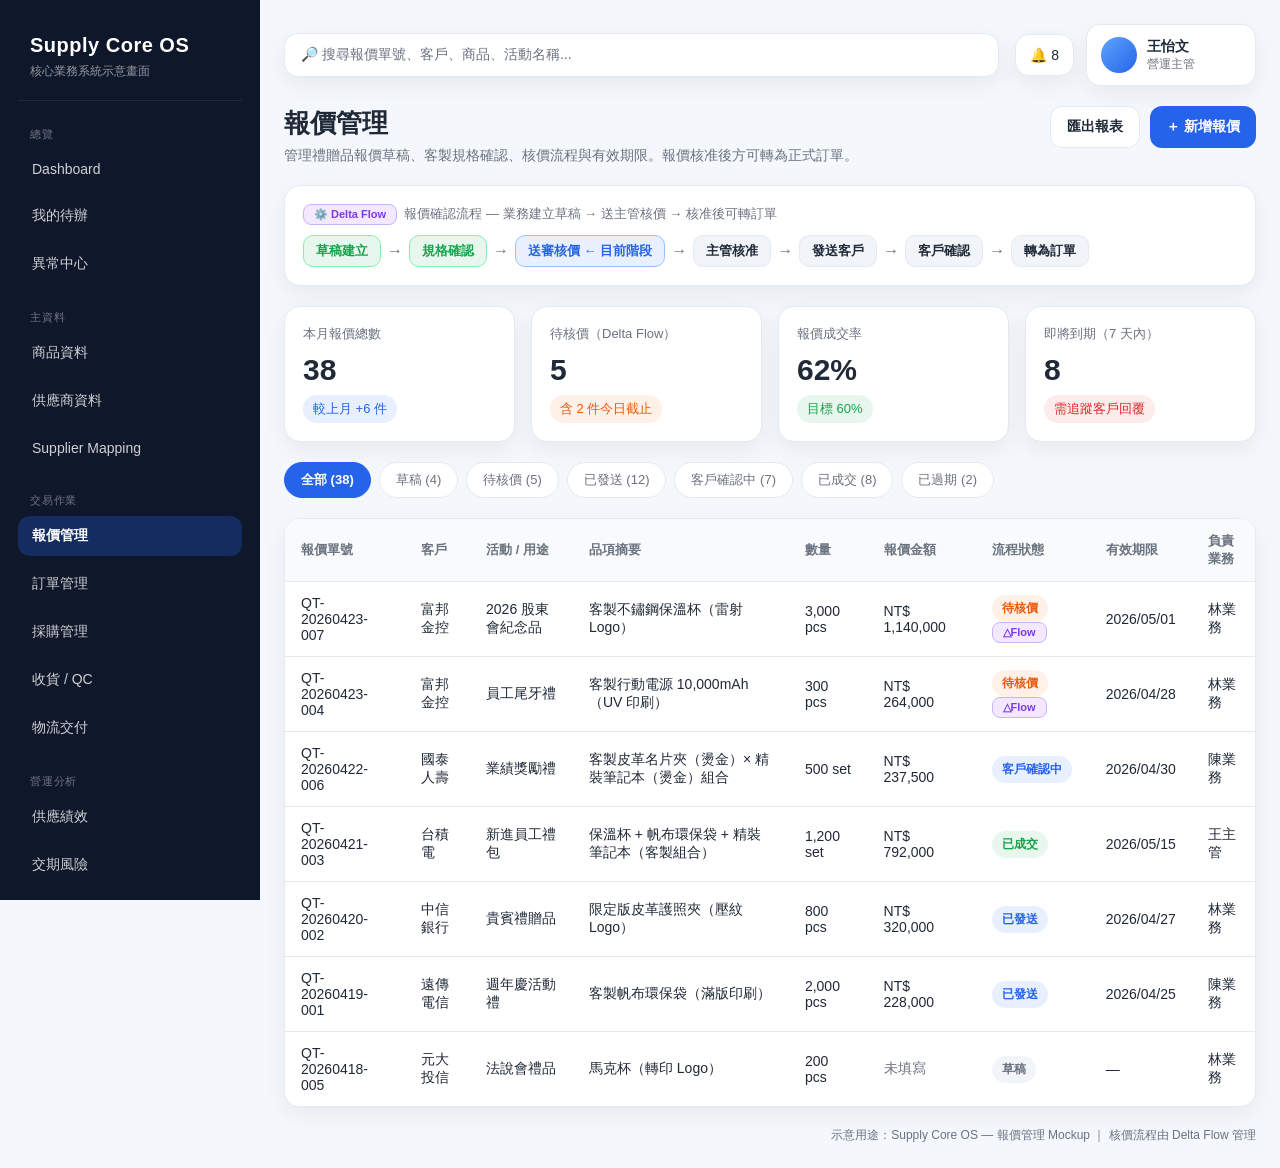
<file: quotes.html>
<!DOCTYPE html>
<html lang="zh-Hant">
<head>
  <meta charset="UTF-8" />
  <meta name="viewport" content="width=device-width, initial-scale=1.0" />
  <title>報價管理 — Supply Core OS</title>
  <link rel="stylesheet" href="assets/style.css" />
  <style>
    .flow-step {
      display:flex; align-items:center; gap:8px; font-size:13px;
    }
    .flow-node {
      background:#f1f5f9; border:1px solid var(--line); border-radius:10px;
      padding:6px 12px; font-weight:600; white-space:nowrap;
    }
    .flow-node.active { background:var(--primary-soft); color:var(--primary); border-color:#93c5fd; }
    .flow-node.done   { background:var(--green-soft);   color:var(--green);   border-color:#86efac; }
    .flow-arrow { color:var(--subtext); font-size:16px; }
    .delta-badge {
      display:inline-flex; align-items:center; gap:4px;
      background:#f3e8ff; color:#7c3aed; border:1px solid #c4b5fd;
      border-radius:8px; padding:3px 10px; font-size:11px; font-weight:700;
    }
  </style>
</head>
<body>
<div class="app">
  <aside class="sidebar" id="sidebar">
    <div class="brand"><h1>Supply Core OS</h1><p>核心業務系統示意畫面</p></div>
    <div class="nav-group">
      <div class="nav-title">總覽</div>
      <a class="nav-item" href="index.html">Dashboard</a>
      <a class="nav-item" href="todo.html">我的待辦</a>
      <a class="nav-item" href="exceptions.html">異常中心</a>
    </div>
    <div class="nav-group">
      <div class="nav-title">主資料</div>
      <a class="nav-item" href="products.html">商品資料</a>
      <a class="nav-item" href="suppliers.html">供應商資料</a>
      <a class="nav-item" href="supplier-mapping.html">Supplier Mapping</a>
    </div>
    <div class="nav-group">
      <div class="nav-title">交易作業</div>
      <a class="nav-item active" href="quotes.html">報價管理</a>
      <a class="nav-item" href="orders.html">訂單管理</a>
      <a class="nav-item" href="purchase.html">採購管理</a>
      <a class="nav-item" href="receiving.html">收貨 / QC</a>
      <a class="nav-item" href="logistics.html">物流交付</a>
    </div>
    <div class="nav-group">
      <div class="nav-title">營運分析</div>
      <a class="nav-item" href="supply-performance.html">供應績效</a>
      <a class="nav-item" href="delivery-risk.html">交期風險</a>
      <a class="nav-item" href="margin.html">毛利分析</a>
    </div>
  </aside>

  <main class="main">
    <div class="topbar">
      <button class="hamburger" id="hamburger-btn" onclick="toggleSidebar()" aria-label="開啟選單">☰</button>
      <div class="search">🔎 搜尋報價單號、客戶、商品、活動名稱...</div>
      <div class="top-actions">
        <div class="icon-btn">🔔 8</div>
        <div class="user-box"><span class="avatar"></span>
          <div><div style="font-weight:700;">王怡文</div><div style="font-size:12px;color:var(--subtext);">營運主管</div></div>
        </div>
      </div>
    </div>

    <div class="page-header">
      <div>
        <h2>報價管理</h2>
        <p>管理禮贈品報價草稿、客製規格確認、核價流程與有效期限。報價核准後方可轉為正式訂單。</p>
      </div>
      <div class="header-actions">
        <button class="btn secondary">匯出報表</button>
        <button class="btn primary">＋ 新增報價</button>
      </div>
    </div>

    <!-- Delta Flow 流程示意 -->
    <div class="card" style="margin-bottom:20px;">
      <div style="margin-bottom:10px; font-size:13px; color:var(--subtext);">
        <span class="delta-badge">⚙️ Delta Flow</span>
        &nbsp;報價確認流程 — 業務建立草稿 → 送主管核價 → 核准後可轉訂單
      </div>
      <div class="flow-step" style="flex-wrap:wrap; gap:6px;">
        <div class="flow-node done">草稿建立</div>
        <span class="flow-arrow">→</span>
        <div class="flow-node done">規格確認</div>
        <span class="flow-arrow">→</span>
        <div class="flow-node active">送審核價 ← 目前階段</div>
        <span class="flow-arrow">→</span>
        <div class="flow-node">主管核准</div>
        <span class="flow-arrow">→</span>
        <div class="flow-node">發送客戶</div>
        <span class="flow-arrow">→</span>
        <div class="flow-node">客戶確認</div>
        <span class="flow-arrow">→</span>
        <div class="flow-node">轉為訂單</div>
      </div>
    </div>

    <!-- KPI -->
    <section class="kpi-grid">
      <div class="card">
        <div class="kpi-label">本月報價總數</div>
        <div class="kpi-value">38</div>
        <div class="kpi-trend trend-info">較上月 +6 件</div>
      </div>
      <div class="card">
        <div class="kpi-label">待核價（Delta Flow）</div>
        <div class="kpi-value">5</div>
        <div class="kpi-trend trend-warn">含 2 件今日截止</div>
      </div>
      <div class="card">
        <div class="kpi-label">報價成交率</div>
        <div class="kpi-value">62%</div>
        <div class="kpi-trend trend-up">目標 60%</div>
      </div>
      <div class="card">
        <div class="kpi-label">即將到期（7 天內）</div>
        <div class="kpi-value">8</div>
        <div class="kpi-trend trend-alert">需追蹤客戶回覆</div>
      </div>
    </section>

    <!-- Filter -->
    <div class="filter-bar">
      <span class="filter-chip active">全部 (38)</span>
      <span class="filter-chip">草稿 (4)</span>
      <span class="filter-chip">待核價 (5)</span>
      <span class="filter-chip">已發送 (12)</span>
      <span class="filter-chip">客戶確認中 (7)</span>
      <span class="filter-chip">已成交 (8)</span>
      <span class="filter-chip">已過期 (2)</span>
    </div>

    <!-- Table -->
    <div class="table-card">
      <table>
        <thead>
          <tr>
            <th>報價單號</th>
            <th>客戶</th>
            <th>活動 / 用途</th>
            <th>品項摘要</th>
            <th>數量</th>
            <th>報價金額</th>
            <th>流程狀態</th>
            <th>有效期限</th>
            <th>負責業務</th>
          </tr>
        </thead>
        <tbody>
          <tr>
            <td>QT-20260423-007</td>
            <td>富邦金控</td>
            <td>2026 股東會紀念品</td>
            <td>客製不鏽鋼保溫杯（雷射 Logo）</td>
            <td>3,000 pcs</td>
            <td>NT$ 1,140,000</td>
            <td><span class="status pending">待核價</span> <span class="delta-badge">△Flow</span></td>
            <td>2026/05/01</td>
            <td>林業務</td>
          </tr>
          <tr>
            <td>QT-20260423-004</td>
            <td>富邦金控</td>
            <td>員工尾牙禮</td>
            <td>客製行動電源 10,000mAh（UV 印刷）</td>
            <td>300 pcs</td>
            <td>NT$ 264,000</td>
            <td><span class="status pending">待核價</span> <span class="delta-badge">△Flow</span></td>
            <td>2026/04/28</td>
            <td>林業務</td>
          </tr>
          <tr>
            <td>QT-20260422-006</td>
            <td>國泰人壽</td>
            <td>業績獎勵禮</td>
            <td>客製皮革名片夾（燙金）× 精裝筆記本（燙金）組合</td>
            <td>500 set</td>
            <td>NT$ 237,500</td>
            <td><span class="status processing">客戶確認中</span></td>
            <td>2026/04/30</td>
            <td>陳業務</td>
          </tr>
          <tr>
            <td>QT-20260421-003</td>
            <td>台積電</td>
            <td>新進員工禮包</td>
            <td>保溫杯 + 帆布環保袋 + 精裝筆記本（客製組合）</td>
            <td>1,200 set</td>
            <td>NT$ 792,000</td>
            <td><span class="status done">已成交</span></td>
            <td>2026/05/15</td>
            <td>王主管</td>
          </tr>
          <tr>
            <td>QT-20260420-002</td>
            <td>中信銀行</td>
            <td>貴賓禮贈品</td>
            <td>限定版皮革護照夾（壓紋 Logo）</td>
            <td>800 pcs</td>
            <td>NT$ 320,000</td>
            <td><span class="status processing">已發送</span></td>
            <td>2026/04/27</td>
            <td>林業務</td>
          </tr>
          <tr>
            <td>QT-20260419-001</td>
            <td>遠傳電信</td>
            <td>週年慶活動禮</td>
            <td>客製帆布環保袋（滿版印刷）</td>
            <td>2,000 pcs</td>
            <td>NT$ 228,000</td>
            <td><span class="status processing">已發送</span></td>
            <td>2026/04/25</td>
            <td>陳業務</td>
          </tr>
          <tr>
            <td>QT-20260418-005</td>
            <td>元大投信</td>
            <td>法說會禮品</td>
            <td>馬克杯（轉印 Logo）</td>
            <td>200 pcs</td>
            <td style="color:var(--subtext);">未填寫</td>
            <td><span class="status draft">草稿</span></td>
            <td>—</td>
            <td>林業務</td>
          </tr>
        </tbody>
      </table>
    </div>

    <div class="footer-note">示意用途：Supply Core OS — 報價管理 Mockup ｜ 核價流程由 Delta Flow 管理</div>
  </main>
</div>
  <div class="sidebar-overlay" id="sidebar-overlay" onclick="toggleSidebar()"></div>
  <script src="assets/nav.js"></script>
</body>
</html>
</file>
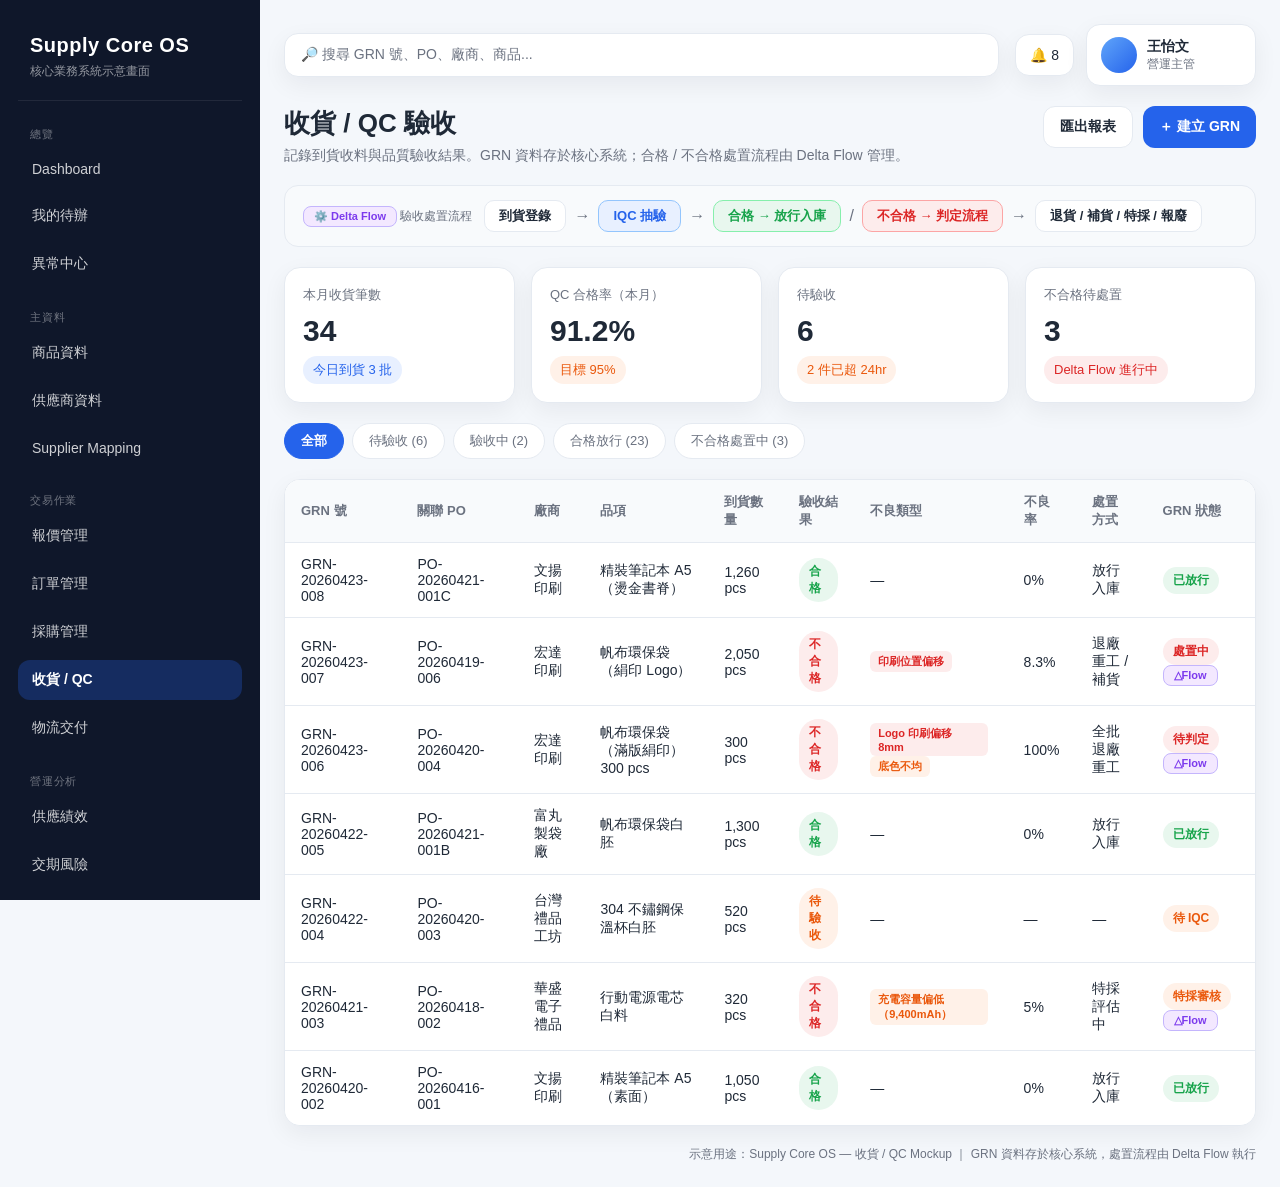
<file: receiving.html>
<!DOCTYPE html>
<html lang="zh-Hant">
<head>
  <meta charset="UTF-8" />
  <meta name="viewport" content="width=device-width, initial-scale=1.0" />
  <title>收貨 / QC — Supply Core OS</title>
  <link rel="stylesheet" href="assets/style.css" />
  <style>
    .delta-badge {
      display:inline-flex; align-items:center; gap:4px;
      background:#f3e8ff; color:#7c3aed; border:1px solid #c4b5fd;
      border-radius:8px; padding:3px 10px; font-size:11px; font-weight:700;
    }
    .qc-flow {
      display:flex; gap:8px; align-items:center; flex-wrap:wrap;
      background:#f8fafc; border:1px solid var(--line); border-radius:14px; padding:14px 18px;
      margin-bottom:20px;
    }
    .qc-node { padding:6px 14px; border-radius:10px; font-size:13px; font-weight:600; border:1px solid var(--line); background:#fff; }
    .qc-node.pass { background:var(--green-soft); color:var(--green); border-color:#86efac; }
    .qc-node.fail { background:var(--red-soft); color:var(--red); border-color:#fca5a5; }
    .qc-node.active { background:var(--primary-soft); color:var(--primary); border-color:#93c5fd; }
    .defect-tag { display:inline-block; padding:3px 8px; border-radius:6px; font-size:11px; font-weight:600; background:var(--red-soft); color:var(--red); margin-right:4px; }
    .defect-tag.minor { background:var(--orange-soft); color:var(--orange); }
  </style>
</head>
<body>
<div class="app">
  <aside class="sidebar" id="sidebar">
    <div class="brand"><h1>Supply Core OS</h1><p>核心業務系統示意畫面</p></div>
    <div class="nav-group">
      <div class="nav-title">總覽</div>
      <a class="nav-item" href="index.html">Dashboard</a>
      <a class="nav-item" href="todo.html">我的待辦</a>
      <a class="nav-item" href="exceptions.html">異常中心</a>
    </div>
    <div class="nav-group">
      <div class="nav-title">主資料</div>
      <a class="nav-item" href="products.html">商品資料</a>
      <a class="nav-item" href="suppliers.html">供應商資料</a>
      <a class="nav-item" href="supplier-mapping.html">Supplier Mapping</a>
    </div>
    <div class="nav-group">
      <div class="nav-title">交易作業</div>
      <a class="nav-item" href="quotes.html">報價管理</a>
      <a class="nav-item" href="orders.html">訂單管理</a>
      <a class="nav-item" href="purchase.html">採購管理</a>
      <a class="nav-item active" href="receiving.html">收貨 / QC</a>
      <a class="nav-item" href="logistics.html">物流交付</a>
    </div>
    <div class="nav-group">
      <div class="nav-title">營運分析</div>
      <a class="nav-item" href="supply-performance.html">供應績效</a>
      <a class="nav-item" href="delivery-risk.html">交期風險</a>
      <a class="nav-item" href="margin.html">毛利分析</a>
    </div>
  </aside>

  <main class="main">
    <div class="topbar">
      <button class="hamburger" id="hamburger-btn" onclick="toggleSidebar()" aria-label="開啟選單">☰</button>
      <div class="search">🔎 搜尋 GRN 號、PO、廠商、商品...</div>
      <div class="top-actions">
        <div class="icon-btn">🔔 8</div>
        <div class="user-box"><span class="avatar"></span>
          <div><div style="font-weight:700;">王怡文</div><div style="font-size:12px;color:var(--subtext);">營運主管</div></div>
        </div>
      </div>
    </div>

    <div class="page-header">
      <div>
        <h2>收貨 / QC 驗收</h2>
        <p>記錄到貨收料與品質驗收結果。GRN 資料存於核心系統；合格 / 不合格處置流程由 Delta Flow 管理。</p>
      </div>
      <div class="header-actions">
        <button class="btn secondary">匯出報表</button>
        <button class="btn primary">＋ 建立 GRN</button>
      </div>
    </div>

    <!-- QC 流程 -->
    <div class="qc-flow">
      <div style="font-size:12px;color:var(--subtext);margin-right:4px;"><span class="delta-badge">⚙️ Delta Flow</span> 驗收處置流程</div>
      <div class="qc-node">到貨登錄</div>
      <span style="color:var(--subtext);">→</span>
      <div class="qc-node active">IQC 抽驗</div>
      <span style="color:var(--subtext);">→</span>
      <div class="qc-node pass">合格 → 放行入庫</div>
      <span style="color:var(--subtext);">/</span>
      <div class="qc-node fail">不合格 → 判定流程</div>
      <span style="color:var(--subtext);">→</span>
      <div class="qc-node">退貨 / 補貨 / 特採 / 報廢</div>
    </div>

    <!-- KPI -->
    <section class="kpi-grid">
      <div class="card">
        <div class="kpi-label">本月收貨筆數</div>
        <div class="kpi-value">34</div>
        <div class="kpi-trend trend-info">今日到貨 3 批</div>
      </div>
      <div class="card">
        <div class="kpi-label">QC 合格率（本月）</div>
        <div class="kpi-value">91.2%</div>
        <div class="kpi-trend trend-warn">目標 95%</div>
      </div>
      <div class="card">
        <div class="kpi-label">待驗收</div>
        <div class="kpi-value">6</div>
        <div class="kpi-trend trend-warn">2 件已超 24hr</div>
      </div>
      <div class="card">
        <div class="kpi-label">不合格待處置</div>
        <div class="kpi-value">3</div>
        <div class="kpi-trend trend-alert">Delta Flow 進行中</div>
      </div>
    </section>

    <!-- Filter -->
    <div class="filter-bar">
      <span class="filter-chip active">全部</span>
      <span class="filter-chip">待驗收 (6)</span>
      <span class="filter-chip">驗收中 (2)</span>
      <span class="filter-chip">合格放行 (23)</span>
      <span class="filter-chip">不合格處置中 (3)</span>
    </div>

    <!-- Table -->
    <div class="table-card">
      <table>
        <thead>
          <tr>
            <th>GRN 號</th>
            <th>關聯 PO</th>
            <th>廠商</th>
            <th>品項</th>
            <th>到貨數量</th>
            <th>驗收結果</th>
            <th>不良類型</th>
            <th>不良率</th>
            <th>處置方式</th>
            <th>GRN 狀態</th>
          </tr>
        </thead>
        <tbody>
          <tr>
            <td>GRN-20260423-008</td>
            <td>PO-20260421-001C</td>
            <td>文揚印刷</td>
            <td>精裝筆記本 A5（燙金書脊）</td>
            <td>1,260 pcs</td>
            <td><span class="status done">合格</span></td>
            <td>—</td>
            <td>0%</td>
            <td>放行入庫</td>
            <td><span class="status done">已放行</span></td>
          </tr>
          <tr>
            <td>GRN-20260423-007</td>
            <td>PO-20260419-006</td>
            <td>宏達印刷</td>
            <td>帆布環保袋（絹印 Logo）</td>
            <td>2,050 pcs</td>
            <td><span class="status alert">不合格</span></td>
            <td><span class="defect-tag">印刷位置偏移</span></td>
            <td>8.3%</td>
            <td>退廠重工 / 補貨</td>
            <td><span class="status alert">處置中</span> <span class="delta-badge">△Flow</span></td>
          </tr>
          <tr>
            <td>GRN-20260423-006</td>
            <td>PO-20260420-004</td>
            <td>宏達印刷</td>
            <td>帆布環保袋（滿版絹印）300 pcs</td>
            <td>300 pcs</td>
            <td><span class="status alert">不合格</span></td>
            <td><span class="defect-tag">Logo 印刷偏移 8mm</span><span class="defect-tag minor">底色不均</span></td>
            <td>100%</td>
            <td>全批退廠重工</td>
            <td><span class="status alert">待判定</span> <span class="delta-badge">△Flow</span></td>
          </tr>
          <tr>
            <td>GRN-20260422-005</td>
            <td>PO-20260421-001B</td>
            <td>富丸製袋廠</td>
            <td>帆布環保袋白胚</td>
            <td>1,300 pcs</td>
            <td><span class="status done">合格</span></td>
            <td>—</td>
            <td>0%</td>
            <td>放行入庫</td>
            <td><span class="status done">已放行</span></td>
          </tr>
          <tr>
            <td>GRN-20260422-004</td>
            <td>PO-20260420-003</td>
            <td>台灣禮品工坊</td>
            <td>304 不鏽鋼保溫杯白胚</td>
            <td>520 pcs</td>
            <td><span class="status pending">待驗收</span></td>
            <td>—</td>
            <td>—</td>
            <td>—</td>
            <td><span class="status pending">待 IQC</span></td>
          </tr>
          <tr>
            <td>GRN-20260421-003</td>
            <td>PO-20260418-002</td>
            <td>華盛電子禮品</td>
            <td>行動電源電芯白料</td>
            <td>320 pcs</td>
            <td><span class="status alert">不合格</span></td>
            <td><span class="defect-tag minor">充電容量偏低（9,400mAh）</span></td>
            <td>5%</td>
            <td>特採評估中</td>
            <td><span class="status pending">特採審核</span> <span class="delta-badge">△Flow</span></td>
          </tr>
          <tr>
            <td>GRN-20260420-002</td>
            <td>PO-20260416-001</td>
            <td>文揚印刷</td>
            <td>精裝筆記本 A5（素面）</td>
            <td>1,050 pcs</td>
            <td><span class="status done">合格</span></td>
            <td>—</td>
            <td>0%</td>
            <td>放行入庫</td>
            <td><span class="status done">已放行</span></td>
          </tr>
        </tbody>
      </table>
    </div>

    <div class="footer-note">示意用途：Supply Core OS — 收貨 / QC Mockup ｜ GRN 資料存於核心系統，處置流程由 Delta Flow 執行</div>
  </main>
</div>
  <div class="sidebar-overlay" id="sidebar-overlay" onclick="toggleSidebar()"></div>
  <script src="assets/nav.js"></script>
</body>
</html>
</file>
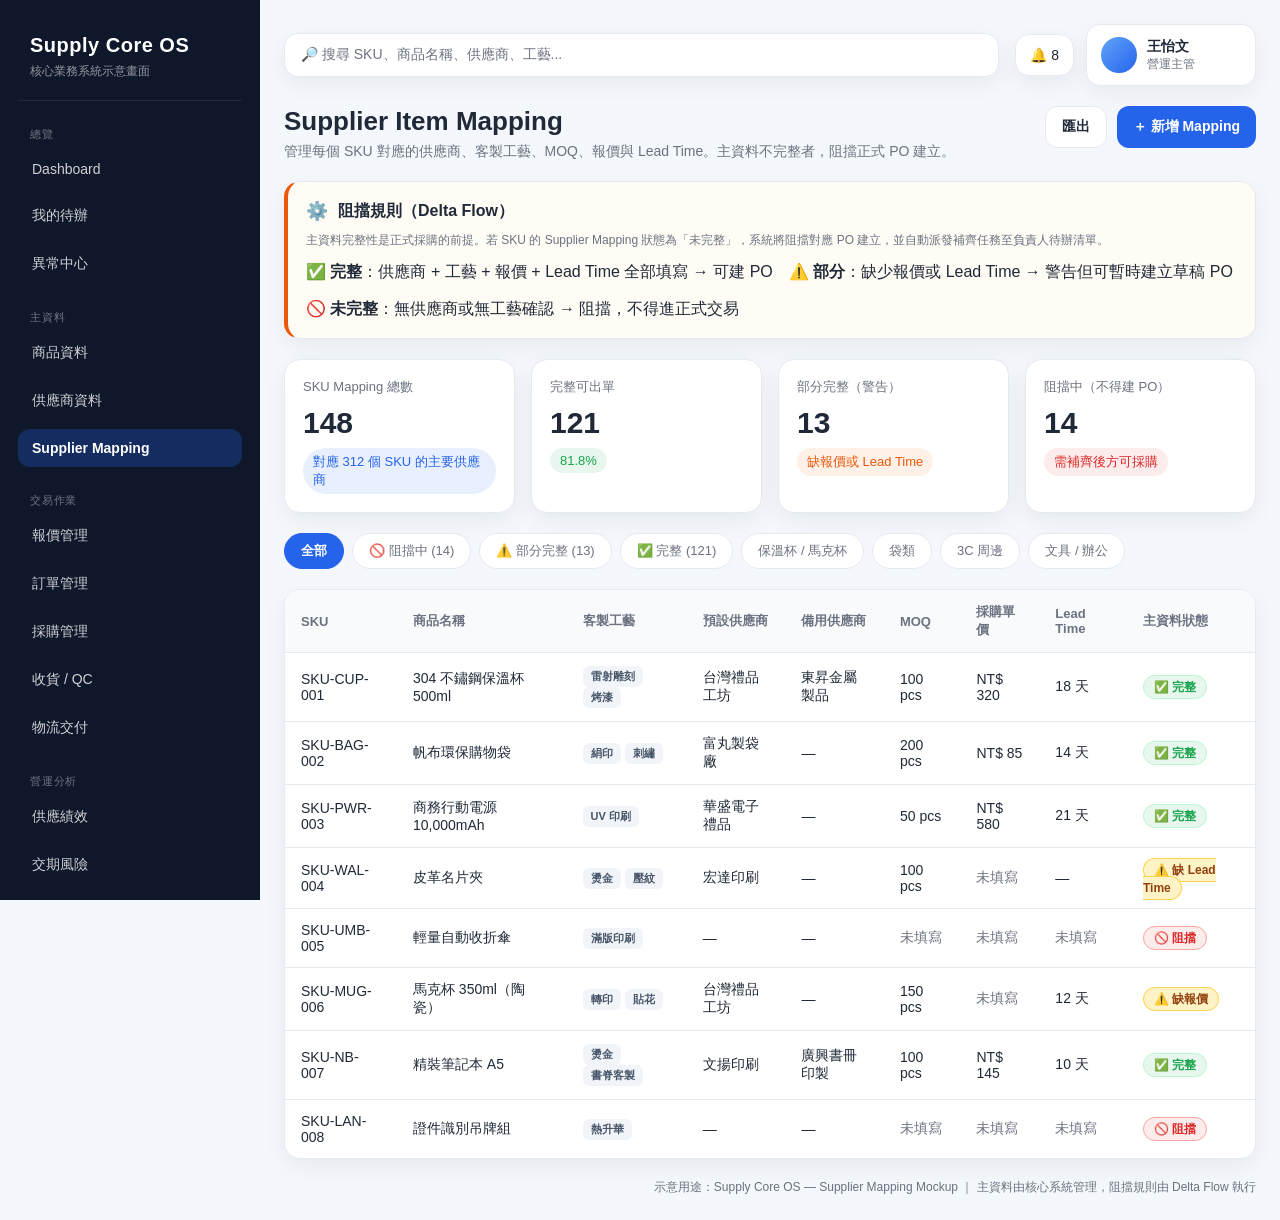
<file: supplier-mapping.html>
<!DOCTYPE html>
<html lang="zh-Hant">
<head>
  <meta charset="UTF-8" />
  <meta name="viewport" content="width=device-width, initial-scale=1.0" />
  <title>Supplier Mapping — Supply Core OS</title>
  <link rel="stylesheet" href="assets/style.css" />
  <style>
    .badge-incomplete { background:#fef3c7; color:#92400e; border:1px solid #fcd34d; padding:4px 10px; border-radius:999px; font-size:12px; font-weight:600; }
    .badge-ok         { background:var(--green-soft); color:var(--green); border:1px solid #bbf7d0; padding:4px 10px; border-radius:999px; font-size:12px; font-weight:600; }
    .badge-block      { background:var(--red-soft); color:var(--red); border:1px solid #fca5a5; padding:4px 10px; border-radius:999px; font-size:12px; font-weight:600; }
    .craft-tag { display:inline-block; padding:3px 8px; border-radius:6px; font-size:11px; font-weight:600; background:#f1f5f9; color:#475569; margin-right:4px; }
  </style>
</head>
<body>
<div class="app">
  <aside class="sidebar" id="sidebar">
    <div class="brand"><h1>Supply Core OS</h1><p>核心業務系統示意畫面</p></div>
    <div class="nav-group">
      <div class="nav-title">總覽</div>
      <a class="nav-item" href="index.html">Dashboard</a>
      <a class="nav-item" href="todo.html">我的待辦</a>
      <a class="nav-item" href="exceptions.html">異常中心</a>
    </div>
    <div class="nav-group">
      <div class="nav-title">主資料</div>
      <a class="nav-item" href="products.html">商品資料</a>
      <a class="nav-item" href="suppliers.html">供應商資料</a>
      <a class="nav-item active" href="supplier-mapping.html">Supplier Mapping</a>
    </div>
    <div class="nav-group">
      <div class="nav-title">交易作業</div>
      <a class="nav-item" href="quotes.html">報價管理</a>
      <a class="nav-item" href="orders.html">訂單管理</a>
      <a class="nav-item" href="purchase.html">採購管理</a>
      <a class="nav-item" href="receiving.html">收貨 / QC</a>
      <a class="nav-item" href="logistics.html">物流交付</a>
    </div>
    <div class="nav-group">
      <div class="nav-title">營運分析</div>
      <a class="nav-item" href="supply-performance.html">供應績效</a>
      <a class="nav-item" href="delivery-risk.html">交期風險</a>
      <a class="nav-item" href="margin.html">毛利分析</a>
    </div>
  </aside>

  <main class="main">
    <div class="topbar">
      <button class="hamburger" id="hamburger-btn" onclick="toggleSidebar()" aria-label="開啟選單">☰</button>
      <div class="search">🔎 搜尋 SKU、商品名稱、供應商、工藝...</div>
      <div class="top-actions">
        <div class="icon-btn">🔔 8</div>
        <div class="user-box"><span class="avatar"></span>
          <div><div style="font-weight:700;">王怡文</div><div style="font-size:12px;color:var(--subtext);">營運主管</div></div>
        </div>
      </div>
    </div>

    <div class="page-header">
      <div>
        <h2>Supplier Item Mapping</h2>
        <p>管理每個 SKU 對應的供應商、客製工藝、MOQ、報價與 Lead Time。主資料不完整者，阻擋正式 PO 建立。</p>
      </div>
      <div class="header-actions">
        <button class="btn secondary">匯出</button>
        <button class="btn primary">＋ 新增 Mapping</button>
      </div>
    </div>

    <!-- 阻擋規則說明 — Delta Flow 概念視覺化 -->
    <div class="card" style="margin-bottom:20px; border-left:4px solid var(--orange); background:#fffbf5;">
      <div style="display:flex;align-items:center;gap:10px;margin-bottom:8px;">
        <span style="font-size:18px;">⚙️</span>
        <strong>阻擋規則（Delta Flow）</strong>
      </div>
      <div class="meta">主資料完整性是正式採購的前提。若 SKU 的 Supplier Mapping 狀態為「未完整」，系統將阻擋對應 PO 建立，並自動派發補齊任務至負責人待辦清單。</div>
      <div style="display:flex;gap:16px;margin-top:12px;flex-wrap:wrap;">
        <span>✅ <strong>完整</strong>：供應商 + 工藝 + 報價 + Lead Time 全部填寫 → 可建 PO</span>
        <span>⚠️ <strong>部分</strong>：缺少報價或 Lead Time → 警告但可暫時建立草稿 PO</span>
        <span>🚫 <strong>未完整</strong>：無供應商或無工藝確認 → 阻擋，不得進正式交易</span>
      </div>
    </div>

    <!-- KPI -->
    <section class="kpi-grid">
      <div class="card">
        <div class="kpi-label">SKU Mapping 總數</div>
        <div class="kpi-value">148</div>
        <div class="kpi-trend trend-info">對應 312 個 SKU 的主要供應商</div>
      </div>
      <div class="card">
        <div class="kpi-label">完整可出單</div>
        <div class="kpi-value">121</div>
        <div class="kpi-trend trend-up">81.8%</div>
      </div>
      <div class="card">
        <div class="kpi-label">部分完整（警告）</div>
        <div class="kpi-value">13</div>
        <div class="kpi-trend trend-warn">缺報價或 Lead Time</div>
      </div>
      <div class="card">
        <div class="kpi-label">阻擋中（不得建 PO）</div>
        <div class="kpi-value">14</div>
        <div class="kpi-trend trend-alert">需補齊後方可採購</div>
      </div>
    </section>

    <!-- Filter -->
    <div class="filter-bar">
      <span class="filter-chip active">全部</span>
      <span class="filter-chip">🚫 阻擋中 (14)</span>
      <span class="filter-chip">⚠️ 部分完整 (13)</span>
      <span class="filter-chip">✅ 完整 (121)</span>
      <span class="filter-chip">保溫杯 / 馬克杯</span>
      <span class="filter-chip">袋類</span>
      <span class="filter-chip">3C 周邊</span>
      <span class="filter-chip">文具 / 辦公</span>
    </div>

    <!-- Table -->
    <div class="table-card">
      <table>
        <thead>
          <tr>
            <th>SKU</th>
            <th>商品名稱</th>
            <th>客製工藝</th>
            <th>預設供應商</th>
            <th>備用供應商</th>
            <th>MOQ</th>
            <th>採購單價</th>
            <th>Lead Time</th>
            <th>主資料狀態</th>
          </tr>
        </thead>
        <tbody>
          <tr>
            <td>SKU-CUP-001</td>
            <td>304 不鏽鋼保溫杯 500ml</td>
            <td><span class="craft-tag">雷射雕刻</span><span class="craft-tag">烤漆</span></td>
            <td>台灣禮品工坊</td>
            <td>東昇金屬製品</td>
            <td>100 pcs</td>
            <td>NT$ 320</td>
            <td>18 天</td>
            <td><span class="badge-ok">✅ 完整</span></td>
          </tr>
          <tr>
            <td>SKU-BAG-002</td>
            <td>帆布環保購物袋</td>
            <td><span class="craft-tag">絹印</span><span class="craft-tag">刺繡</span></td>
            <td>富丸製袋廠</td>
            <td>—</td>
            <td>200 pcs</td>
            <td>NT$ 85</td>
            <td>14 天</td>
            <td><span class="badge-ok">✅ 完整</span></td>
          </tr>
          <tr>
            <td>SKU-PWR-003</td>
            <td>商務行動電源 10,000mAh</td>
            <td><span class="craft-tag">UV 印刷</span></td>
            <td>華盛電子禮品</td>
            <td>—</td>
            <td>50 pcs</td>
            <td>NT$ 580</td>
            <td>21 天</td>
            <td><span class="badge-ok">✅ 完整</span></td>
          </tr>
          <tr>
            <td>SKU-WAL-004</td>
            <td>皮革名片夾</td>
            <td><span class="craft-tag">燙金</span><span class="craft-tag">壓紋</span></td>
            <td>宏達印刷</td>
            <td>—</td>
            <td>100 pcs</td>
            <td style="color:var(--subtext);">未填寫</td>
            <td>—</td>
            <td><span class="badge-incomplete">⚠️ 缺 Lead Time</span></td>
          </tr>
          <tr>
            <td>SKU-UMB-005</td>
            <td>輕量自動收折傘</td>
            <td><span class="craft-tag">滿版印刷</span></td>
            <td>—</td>
            <td>—</td>
            <td style="color:var(--subtext);">未填寫</td>
            <td style="color:var(--subtext);">未填寫</td>
            <td style="color:var(--subtext);">未填寫</td>
            <td><span class="badge-block">🚫 阻擋</span></td>
          </tr>
          <tr>
            <td>SKU-MUG-006</td>
            <td>馬克杯 350ml（陶瓷）</td>
            <td><span class="craft-tag">轉印</span><span class="craft-tag">貼花</span></td>
            <td>台灣禮品工坊</td>
            <td>—</td>
            <td>150 pcs</td>
            <td style="color:var(--subtext);">未填寫</td>
            <td>12 天</td>
            <td><span class="badge-incomplete">⚠️ 缺報價</span></td>
          </tr>
          <tr>
            <td>SKU-NB-007</td>
            <td>精裝筆記本 A5</td>
            <td><span class="craft-tag">燙金</span><span class="craft-tag">書脊客製</span></td>
            <td>文揚印刷</td>
            <td>廣興書冊印製</td>
            <td>100 pcs</td>
            <td>NT$ 145</td>
            <td>10 天</td>
            <td><span class="badge-ok">✅ 完整</span></td>
          </tr>
          <tr>
            <td>SKU-LAN-008</td>
            <td>證件識別吊牌組</td>
            <td><span class="craft-tag">熱升華</span></td>
            <td>—</td>
            <td>—</td>
            <td style="color:var(--subtext);">未填寫</td>
            <td style="color:var(--subtext);">未填寫</td>
            <td style="color:var(--subtext);">未填寫</td>
            <td><span class="badge-block">🚫 阻擋</span></td>
          </tr>
        </tbody>
      </table>
    </div>

    <div class="footer-note">示意用途：Supply Core OS — Supplier Mapping Mockup ｜ 主資料由核心系統管理，阻擋規則由 Delta Flow 執行</div>
  </main>
</div>
  <div class="sidebar-overlay" id="sidebar-overlay" onclick="toggleSidebar()"></div>
  <script src="assets/nav.js"></script>
</body>
</html>
</file>
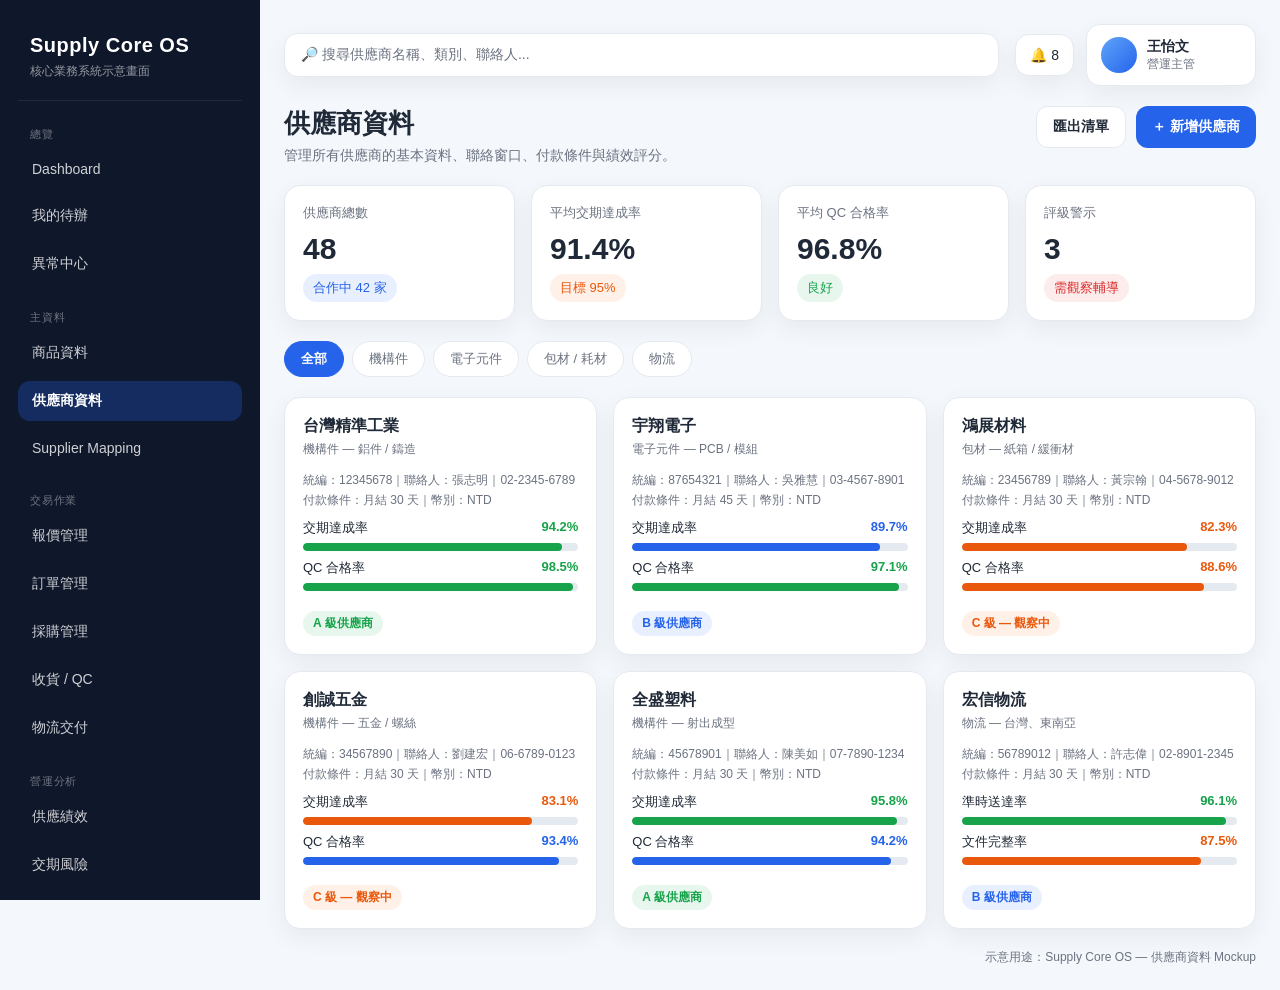
<file: suppliers.html>
<!DOCTYPE html>
<html lang="zh-Hant">
<head>
  <meta charset="UTF-8" />
  <meta name="viewport" content="width=device-width, initial-scale=1.0" />
  <title>供應商資料 — Supply Core OS</title>
  <link rel="stylesheet" href="assets/style.css" />
  <style>
    .supplier-card {
      background: var(--panel);
      border: 1px solid var(--line);
      border-radius: var(--radius);
      padding: 18px;
      box-shadow: var(--shadow);
    }
    .supplier-name { font-size: 16px; font-weight: 700; margin-bottom: 4px; }
    .supplier-cat  { font-size: 12px; color: var(--subtext); margin-bottom: 12px; }
    .score-row     { display: flex; justify-content: space-between; font-size: 13px; margin-top: 8px; }
    .supplier-grid {
      display: grid;
      grid-template-columns: repeat(3, 1fr);
      gap: 16px;
      margin-bottom: 20px;
    }
    @media (max-width: 1100px) { .supplier-grid { grid-template-columns: repeat(2, 1fr); } }
    @media (max-width: 700px)  { .supplier-grid { grid-template-columns: 1fr; } }
  </style>
</head>
<body>
<div class="app">
  <aside class="sidebar" id="sidebar">
    <div class="brand"><h1>Supply Core OS</h1><p>核心業務系統示意畫面</p></div>
    <div class="nav-group">
      <div class="nav-title">總覽</div>
      <a class="nav-item" href="index.html">Dashboard</a>
      <a class="nav-item" href="todo.html">我的待辦</a>
      <a class="nav-item" href="exceptions.html">異常中心</a>
    </div>
    <div class="nav-group">
      <div class="nav-title">主資料</div>
      <a class="nav-item" href="products.html">商品資料</a>
      <a class="nav-item active" href="suppliers.html">供應商資料</a>
      <a class="nav-item" href="supplier-mapping.html">Supplier Mapping</a>
    </div>
    <div class="nav-group">
      <div class="nav-title">交易作業</div>
      <a class="nav-item" href="quotes.html">報價管理</a>
      <a class="nav-item" href="orders.html">訂單管理</a>
      <a class="nav-item" href="purchase.html">採購管理</a>
      <a class="nav-item" href="receiving.html">收貨 / QC</a>
      <a class="nav-item" href="logistics.html">物流交付</a>
    </div>
    <div class="nav-group">
      <div class="nav-title">營運分析</div>
      <a class="nav-item" href="supply-performance.html">供應績效</a>
      <a class="nav-item" href="delivery-risk.html">交期風險</a>
      <a class="nav-item" href="margin.html">毛利分析</a>
    </div>
  </aside>

  <main class="main">
    <div class="topbar">
      <button class="hamburger" id="hamburger-btn" onclick="toggleSidebar()" aria-label="開啟選單">☰</button>
      <div class="search">🔎 搜尋供應商名稱、類別、聯絡人...</div>
      <div class="top-actions">
        <div class="icon-btn">🔔 8</div>
        <div class="user-box">
          <span class="avatar"></span>
          <div><div style="font-weight:700;">王怡文</div><div style="font-size:12px;color:var(--subtext);">營運主管</div></div>
        </div>
      </div>
    </div>

    <div class="page-header">
      <div>
        <h2>供應商資料</h2>
        <p>管理所有供應商的基本資料、聯絡窗口、付款條件與績效評分。</p>
      </div>
      <div class="header-actions">
        <button class="btn secondary">匯出清單</button>
        <button class="btn primary">＋ 新增供應商</button>
      </div>
    </div>

    <!-- KPI -->
    <section class="kpi-grid">
      <div class="card">
        <div class="kpi-label">供應商總數</div>
        <div class="kpi-value">48</div>
        <div class="kpi-trend trend-info">合作中 42 家</div>
      </div>
      <div class="card">
        <div class="kpi-label">平均交期達成率</div>
        <div class="kpi-value">91.4%</div>
        <div class="kpi-trend trend-warn">目標 95%</div>
      </div>
      <div class="card">
        <div class="kpi-label">平均 QC 合格率</div>
        <div class="kpi-value">96.8%</div>
        <div class="kpi-trend trend-up">良好</div>
      </div>
      <div class="card">
        <div class="kpi-label">評級警示</div>
        <div class="kpi-value">3</div>
        <div class="kpi-trend trend-alert">需觀察輔導</div>
      </div>
    </section>

    <!-- Filter -->
    <div class="filter-bar">
      <span class="filter-chip active">全部</span>
      <span class="filter-chip">機構件</span>
      <span class="filter-chip">電子元件</span>
      <span class="filter-chip">包材 / 耗材</span>
      <span class="filter-chip">物流</span>
    </div>

    <!-- Supplier Cards -->
    <div class="supplier-grid">

      <div class="supplier-card">
        <div class="supplier-name">台灣精準工業</div>
        <div class="supplier-cat">機構件 — 鋁件 / 鑄造</div>
        <div class="meta">統編：12345678｜聯絡人：張志明｜02-2345-6789</div>
        <div class="meta">付款條件：月結 30 天｜幣別：NTD</div>
        <div class="score-row">
          <span>交期達成率</span><span style="font-weight:700;color:var(--green);">94.2%</span>
        </div>
        <div class="progress-bar"><div class="progress-fill" style="width:94%;background:var(--green);"></div></div>
        <div class="score-row">
          <span>QC 合格率</span><span style="font-weight:700;color:var(--green);">98.5%</span>
        </div>
        <div class="progress-bar"><div class="progress-fill" style="width:98%;background:var(--green);"></div></div>
        <div style="margin-top:12px;"><span class="tag green">A 級供應商</span></div>
      </div>

      <div class="supplier-card">
        <div class="supplier-name">宇翔電子</div>
        <div class="supplier-cat">電子元件 — PCB / 模組</div>
        <div class="meta">統編：87654321｜聯絡人：吳雅慧｜03-4567-8901</div>
        <div class="meta">付款條件：月結 45 天｜幣別：NTD</div>
        <div class="score-row">
          <span>交期達成率</span><span style="font-weight:700;color:var(--primary);">89.7%</span>
        </div>
        <div class="progress-bar"><div class="progress-fill" style="width:90%;"></div></div>
        <div class="score-row">
          <span>QC 合格率</span><span style="font-weight:700;color:var(--green);">97.1%</span>
        </div>
        <div class="progress-bar"><div class="progress-fill" style="width:97%;background:var(--green);"></div></div>
        <div style="margin-top:12px;"><span class="tag blue">B 級供應商</span></div>
      </div>

      <div class="supplier-card">
        <div class="supplier-name">鴻展材料</div>
        <div class="supplier-cat">包材 — 紙箱 / 緩衝材</div>
        <div class="meta">統編：23456789｜聯絡人：黃宗翰｜04-5678-9012</div>
        <div class="meta">付款條件：月結 30 天｜幣別：NTD</div>
        <div class="score-row">
          <span>交期達成率</span><span style="font-weight:700;color:var(--orange);">82.3%</span>
        </div>
        <div class="progress-bar"><div class="progress-fill" style="width:82%;background:var(--orange);"></div></div>
        <div class="score-row">
          <span>QC 合格率</span><span style="font-weight:700;color:var(--orange);">88.6%</span>
        </div>
        <div class="progress-bar"><div class="progress-fill" style="width:88%;background:var(--orange);"></div></div>
        <div style="margin-top:12px;"><span class="tag orange">C 級 — 觀察中</span></div>
      </div>

      <div class="supplier-card">
        <div class="supplier-name">創誠五金</div>
        <div class="supplier-cat">機構件 — 五金 / 螺絲</div>
        <div class="meta">統編：34567890｜聯絡人：劉建宏｜06-6789-0123</div>
        <div class="meta">付款條件：月結 30 天｜幣別：NTD</div>
        <div class="score-row">
          <span>交期達成率</span><span style="font-weight:700;color:var(--orange);">83.1%</span>
        </div>
        <div class="progress-bar"><div class="progress-fill" style="width:83%;background:var(--orange);"></div></div>
        <div class="score-row">
          <span>QC 合格率</span><span style="font-weight:700;color:var(--primary);">93.4%</span>
        </div>
        <div class="progress-bar"><div class="progress-fill" style="width:93%;"></div></div>
        <div style="margin-top:12px;"><span class="tag orange">C 級 — 觀察中</span></div>
      </div>

      <div class="supplier-card">
        <div class="supplier-name">全盛塑料</div>
        <div class="supplier-cat">機構件 — 射出成型</div>
        <div class="meta">統編：45678901｜聯絡人：陳美如｜07-7890-1234</div>
        <div class="meta">付款條件：月結 30 天｜幣別：NTD</div>
        <div class="score-row">
          <span>交期達成率</span><span style="font-weight:700;color:var(--green);">95.8%</span>
        </div>
        <div class="progress-bar"><div class="progress-fill" style="width:96%;background:var(--green);"></div></div>
        <div class="score-row">
          <span>QC 合格率</span><span style="font-weight:700;color:var(--primary);">94.2%</span>
        </div>
        <div class="progress-bar"><div class="progress-fill" style="width:94%;"></div></div>
        <div style="margin-top:12px;"><span class="tag green">A 級供應商</span></div>
      </div>

      <div class="supplier-card">
        <div class="supplier-name">宏信物流</div>
        <div class="supplier-cat">物流 — 台灣、東南亞</div>
        <div class="meta">統編：56789012｜聯絡人：許志偉｜02-8901-2345</div>
        <div class="meta">付款條件：月結 30 天｜幣別：NTD</div>
        <div class="score-row">
          <span>準時送達率</span><span style="font-weight:700;color:var(--green);">96.1%</span>
        </div>
        <div class="progress-bar"><div class="progress-fill" style="width:96%;background:var(--green);"></div></div>
        <div class="score-row">
          <span>文件完整率</span><span style="font-weight:700;color:var(--orange);">87.5%</span>
        </div>
        <div class="progress-bar"><div class="progress-fill" style="width:87%;background:var(--orange);"></div></div>
        <div style="margin-top:12px;"><span class="tag blue">B 級供應商</span></div>
      </div>

    </div>

    <div class="footer-note">示意用途：Supply Core OS — 供應商資料 Mockup</div>
  </main>
</div>
  <div class="sidebar-overlay" id="sidebar-overlay" onclick="toggleSidebar()"></div>
  <script src="assets/nav.js"></script>
</body>
</html>
</file>
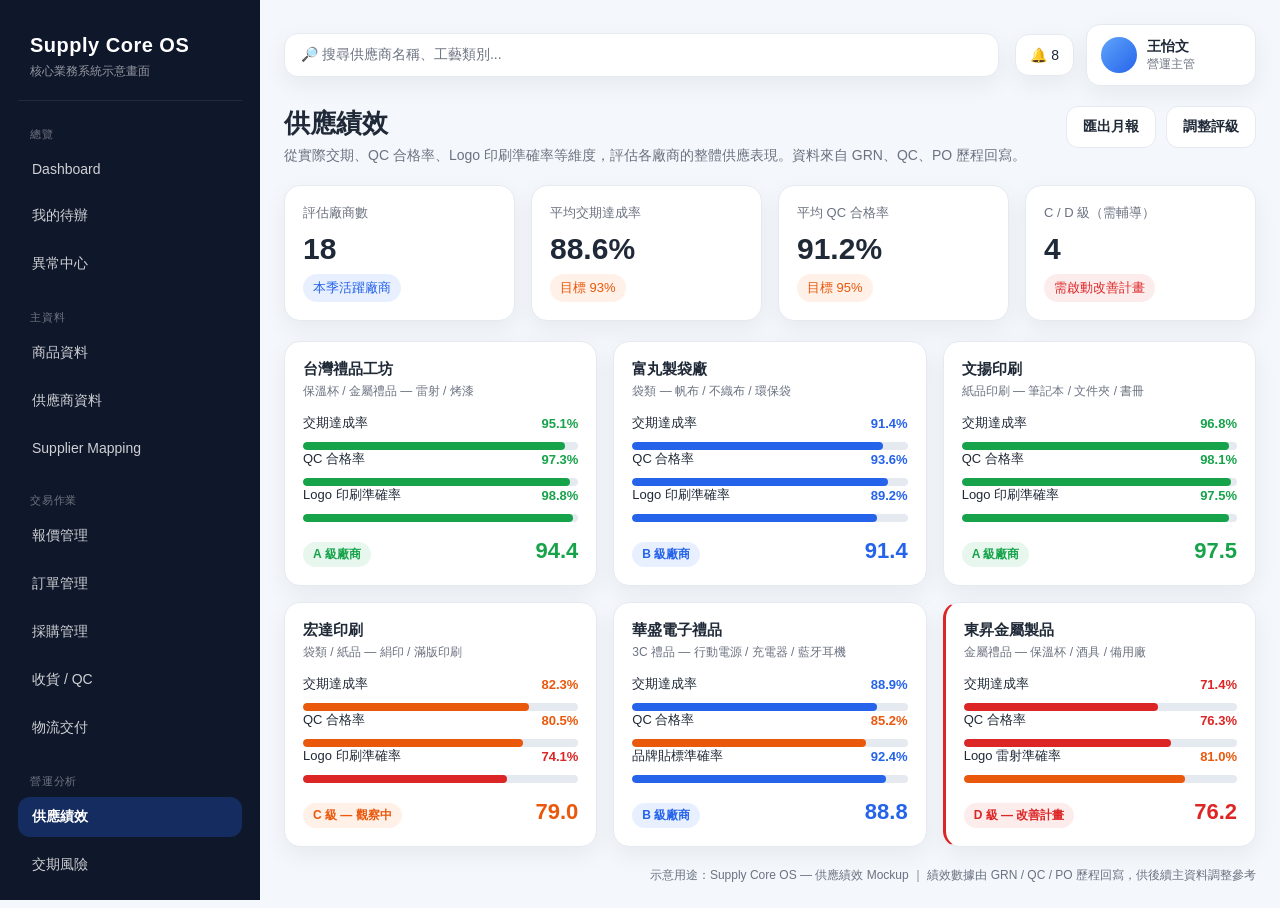
<file: supply-performance.html>
<!DOCTYPE html>
<html lang="zh-Hant">
<head>
  <meta charset="UTF-8" />
  <meta name="viewport" content="width=device-width, initial-scale=1.0" />
  <title>供應績效 — Supply Core OS</title>
  <link rel="stylesheet" href="assets/style.css" />
  <style>
    .perf-grid {
      display: grid;
      grid-template-columns: repeat(3, 1fr);
      gap: 16px;
      margin-bottom: 20px;
    }
    .perf-card {
      background: var(--panel);
      border: 1px solid var(--line);
      border-radius: var(--radius);
      padding: 18px;
      box-shadow: var(--shadow);
    }
    .perf-name { font-size: 15px; font-weight: 700; margin-bottom: 4px; }
    .perf-cat  { font-size: 12px; color: var(--subtext); margin-bottom: 14px; }
    .perf-row  { display: flex; justify-content: space-between; align-items: center; font-size: 13px; margin-bottom: 10px; }
    .perf-score { font-size: 22px; font-weight: 700; }
    .grade-A { color: var(--green); }
    .grade-B { color: var(--primary); }
    .grade-C { color: var(--orange); }
    .grade-D { color: var(--red); }
    @media (max-width: 1100px) { .perf-grid { grid-template-columns: repeat(2, 1fr); } }
    @media (max-width: 700px)  { .perf-grid { grid-template-columns: 1fr; } }
  </style>
</head>
<body>
<div class="app">
  <aside class="sidebar" id="sidebar">
    <div class="brand"><h1>Supply Core OS</h1><p>核心業務系統示意畫面</p></div>
    <div class="nav-group">
      <div class="nav-title">總覽</div>
      <a class="nav-item" href="index.html">Dashboard</a>
      <a class="nav-item" href="todo.html">我的待辦</a>
      <a class="nav-item" href="exceptions.html">異常中心</a>
    </div>
    <div class="nav-group">
      <div class="nav-title">主資料</div>
      <a class="nav-item" href="products.html">商品資料</a>
      <a class="nav-item" href="suppliers.html">供應商資料</a>
      <a class="nav-item" href="supplier-mapping.html">Supplier Mapping</a>
    </div>
    <div class="nav-group">
      <div class="nav-title">交易作業</div>
      <a class="nav-item" href="quotes.html">報價管理</a>
      <a class="nav-item" href="orders.html">訂單管理</a>
      <a class="nav-item" href="purchase.html">採購管理</a>
      <a class="nav-item" href="receiving.html">收貨 / QC</a>
      <a class="nav-item" href="logistics.html">物流交付</a>
    </div>
    <div class="nav-group">
      <div class="nav-title">營運分析</div>
      <a class="nav-item active" href="supply-performance.html">供應績效</a>
      <a class="nav-item" href="delivery-risk.html">交期風險</a>
      <a class="nav-item" href="margin.html">毛利分析</a>
    </div>
  </aside>

  <main class="main">
    <div class="topbar">
      <button class="hamburger" id="hamburger-btn" onclick="toggleSidebar()" aria-label="開啟選單">☰</button>
      <div class="search">🔎 搜尋供應商名稱、工藝類別...</div>
      <div class="top-actions">
        <div class="icon-btn">🔔 8</div>
        <div class="user-box"><span class="avatar"></span>
          <div><div style="font-weight:700;">王怡文</div><div style="font-size:12px;color:var(--subtext);">營運主管</div></div>
        </div>
      </div>
    </div>

    <div class="page-header">
      <div>
        <h2>供應績效</h2>
        <p>從實際交期、QC 合格率、Logo 印刷準確率等維度，評估各廠商的整體供應表現。資料來自 GRN、QC、PO 歷程回寫。</p>
      </div>
      <div class="header-actions">
        <button class="btn secondary">匯出月報</button>
        <button class="btn secondary">調整評級</button>
      </div>
    </div>

    <!-- KPI -->
    <section class="kpi-grid">
      <div class="card">
        <div class="kpi-label">評估廠商數</div>
        <div class="kpi-value">18</div>
        <div class="kpi-trend trend-info">本季活躍廠商</div>
      </div>
      <div class="card">
        <div class="kpi-label">平均交期達成率</div>
        <div class="kpi-value">88.6%</div>
        <div class="kpi-trend trend-warn">目標 93%</div>
      </div>
      <div class="card">
        <div class="kpi-label">平均 QC 合格率</div>
        <div class="kpi-value">91.2%</div>
        <div class="kpi-trend trend-warn">目標 95%</div>
      </div>
      <div class="card">
        <div class="kpi-label">C / D 級（需輔導）</div>
        <div class="kpi-value">4</div>
        <div class="kpi-trend trend-alert">需啟動改善計畫</div>
      </div>
    </section>

    <!-- Supplier Performance Cards -->
    <div class="perf-grid">

      <div class="perf-card">
        <div class="perf-name">台灣禮品工坊</div>
        <div class="perf-cat">保溫杯 / 金屬禮品 — 雷射 / 烤漆</div>
        <div class="perf-row"><span>交期達成率</span><span style="font-weight:700;color:var(--green);">95.1%</span></div>
        <div class="progress-bar"><div class="progress-fill" style="width:95%;background:var(--green);"></div></div>
        <div class="perf-row"><span>QC 合格率</span><span style="font-weight:700;color:var(--green);">97.3%</span></div>
        <div class="progress-bar"><div class="progress-fill" style="width:97%;background:var(--green);"></div></div>
        <div class="perf-row"><span>Logo 印刷準確率</span><span style="font-weight:700;color:var(--green);">98.8%</span></div>
        <div class="progress-bar"><div class="progress-fill" style="width:98%;background:var(--green);"></div></div>
        <div style="margin-top:12px;display:flex;justify-content:space-between;align-items:center;">
          <span class="tag green">A 級廠商</span>
          <span class="perf-score grade-A">94.4</span>
        </div>
      </div>

      <div class="perf-card">
        <div class="perf-name">富丸製袋廠</div>
        <div class="perf-cat">袋類 — 帆布 / 不織布 / 環保袋</div>
        <div class="perf-row"><span>交期達成率</span><span style="font-weight:700;color:var(--primary);">91.4%</span></div>
        <div class="progress-bar"><div class="progress-fill" style="width:91%;"></div></div>
        <div class="perf-row"><span>QC 合格率</span><span style="font-weight:700;color:var(--primary);">93.6%</span></div>
        <div class="progress-bar"><div class="progress-fill" style="width:93%;"></div></div>
        <div class="perf-row"><span>Logo 印刷準確率</span><span style="font-weight:700;color:var(--primary);">89.2%</span></div>
        <div class="progress-bar"><div class="progress-fill" style="width:89%;"></div></div>
        <div style="margin-top:12px;display:flex;justify-content:space-between;align-items:center;">
          <span class="tag blue">B 級廠商</span>
          <span class="perf-score grade-B">91.4</span>
        </div>
      </div>

      <div class="perf-card">
        <div class="perf-name">文揚印刷</div>
        <div class="perf-cat">紙品印刷 — 筆記本 / 文件夾 / 書冊</div>
        <div class="perf-row"><span>交期達成率</span><span style="font-weight:700;color:var(--green);">96.8%</span></div>
        <div class="progress-bar"><div class="progress-fill" style="width:97%;background:var(--green);"></div></div>
        <div class="perf-row"><span>QC 合格率</span><span style="font-weight:700;color:var(--green);">98.1%</span></div>
        <div class="progress-bar"><div class="progress-fill" style="width:98%;background:var(--green);"></div></div>
        <div class="perf-row"><span>Logo 印刷準確率</span><span style="font-weight:700;color:var(--green);">97.5%</span></div>
        <div class="progress-bar"><div class="progress-fill" style="width:97%;background:var(--green);"></div></div>
        <div style="margin-top:12px;display:flex;justify-content:space-between;align-items:center;">
          <span class="tag green">A 級廠商</span>
          <span class="perf-score grade-A">97.5</span>
        </div>
      </div>

      <div class="perf-card">
        <div class="perf-name">宏達印刷</div>
        <div class="perf-cat">袋類 / 紙品 — 絹印 / 滿版印刷</div>
        <div class="perf-row"><span>交期達成率</span><span style="font-weight:700;color:var(--orange);">82.3%</span></div>
        <div class="progress-bar"><div class="progress-fill" style="width:82%;background:var(--orange);"></div></div>
        <div class="perf-row"><span>QC 合格率</span><span style="font-weight:700;color:var(--orange);">80.5%</span></div>
        <div class="progress-bar"><div class="progress-fill" style="width:80%;background:var(--orange);"></div></div>
        <div class="perf-row"><span>Logo 印刷準確率</span><span style="font-weight:700;color:var(--red);">74.1%</span></div>
        <div class="progress-bar"><div class="progress-fill" style="width:74%;background:var(--red);"></div></div>
        <div style="margin-top:12px;display:flex;justify-content:space-between;align-items:center;">
          <span class="tag orange">C 級 — 觀察中</span>
          <span class="perf-score grade-C">79.0</span>
        </div>
      </div>

      <div class="perf-card">
        <div class="perf-name">華盛電子禮品</div>
        <div class="perf-cat">3C 禮品 — 行動電源 / 充電器 / 藍牙耳機</div>
        <div class="perf-row"><span>交期達成率</span><span style="font-weight:700;color:var(--primary);">88.9%</span></div>
        <div class="progress-bar"><div class="progress-fill" style="width:89%;"></div></div>
        <div class="perf-row"><span>QC 合格率</span><span style="font-weight:700;color:var(--orange);">85.2%</span></div>
        <div class="progress-bar"><div class="progress-fill" style="width:85%;background:var(--orange);"></div></div>
        <div class="perf-row"><span>品牌貼標準確率</span><span style="font-weight:700;color:var(--primary);">92.4%</span></div>
        <div class="progress-bar"><div class="progress-fill" style="width:92%;"></div></div>
        <div style="margin-top:12px;display:flex;justify-content:space-between;align-items:center;">
          <span class="tag blue">B 級廠商</span>
          <span class="perf-score grade-B">88.8</span>
        </div>
      </div>

      <div class="perf-card" style="border-left:3px solid var(--red);">
        <div class="perf-name">東昇金屬製品</div>
        <div class="perf-cat">金屬禮品 — 保溫杯 / 酒具 / 備用廠</div>
        <div class="perf-row"><span>交期達成率</span><span style="font-weight:700;color:var(--red);">71.4%</span></div>
        <div class="progress-bar"><div class="progress-fill" style="width:71%;background:var(--red);"></div></div>
        <div class="perf-row"><span>QC 合格率</span><span style="font-weight:700;color:var(--red);">76.3%</span></div>
        <div class="progress-bar"><div class="progress-fill" style="width:76%;background:var(--red);"></div></div>
        <div class="perf-row"><span>Logo 雷射準確率</span><span style="font-weight:700;color:var(--orange);">81.0%</span></div>
        <div class="progress-bar"><div class="progress-fill" style="width:81%;background:var(--orange);"></div></div>
        <div style="margin-top:12px;display:flex;justify-content:space-between;align-items:center;">
          <span class="tag red">D 級 — 改善計畫</span>
          <span class="perf-score grade-D">76.2</span>
        </div>
      </div>

    </div>

    <div class="footer-note">示意用途：Supply Core OS — 供應績效 Mockup ｜ 績效數據由 GRN / QC / PO 歷程回寫，供後續主資料調整參考</div>
  </main>
</div>
  <div class="sidebar-overlay" id="sidebar-overlay" onclick="toggleSidebar()"></div>
  <script src="assets/nav.js"></script>
</body>
</html>
</file>
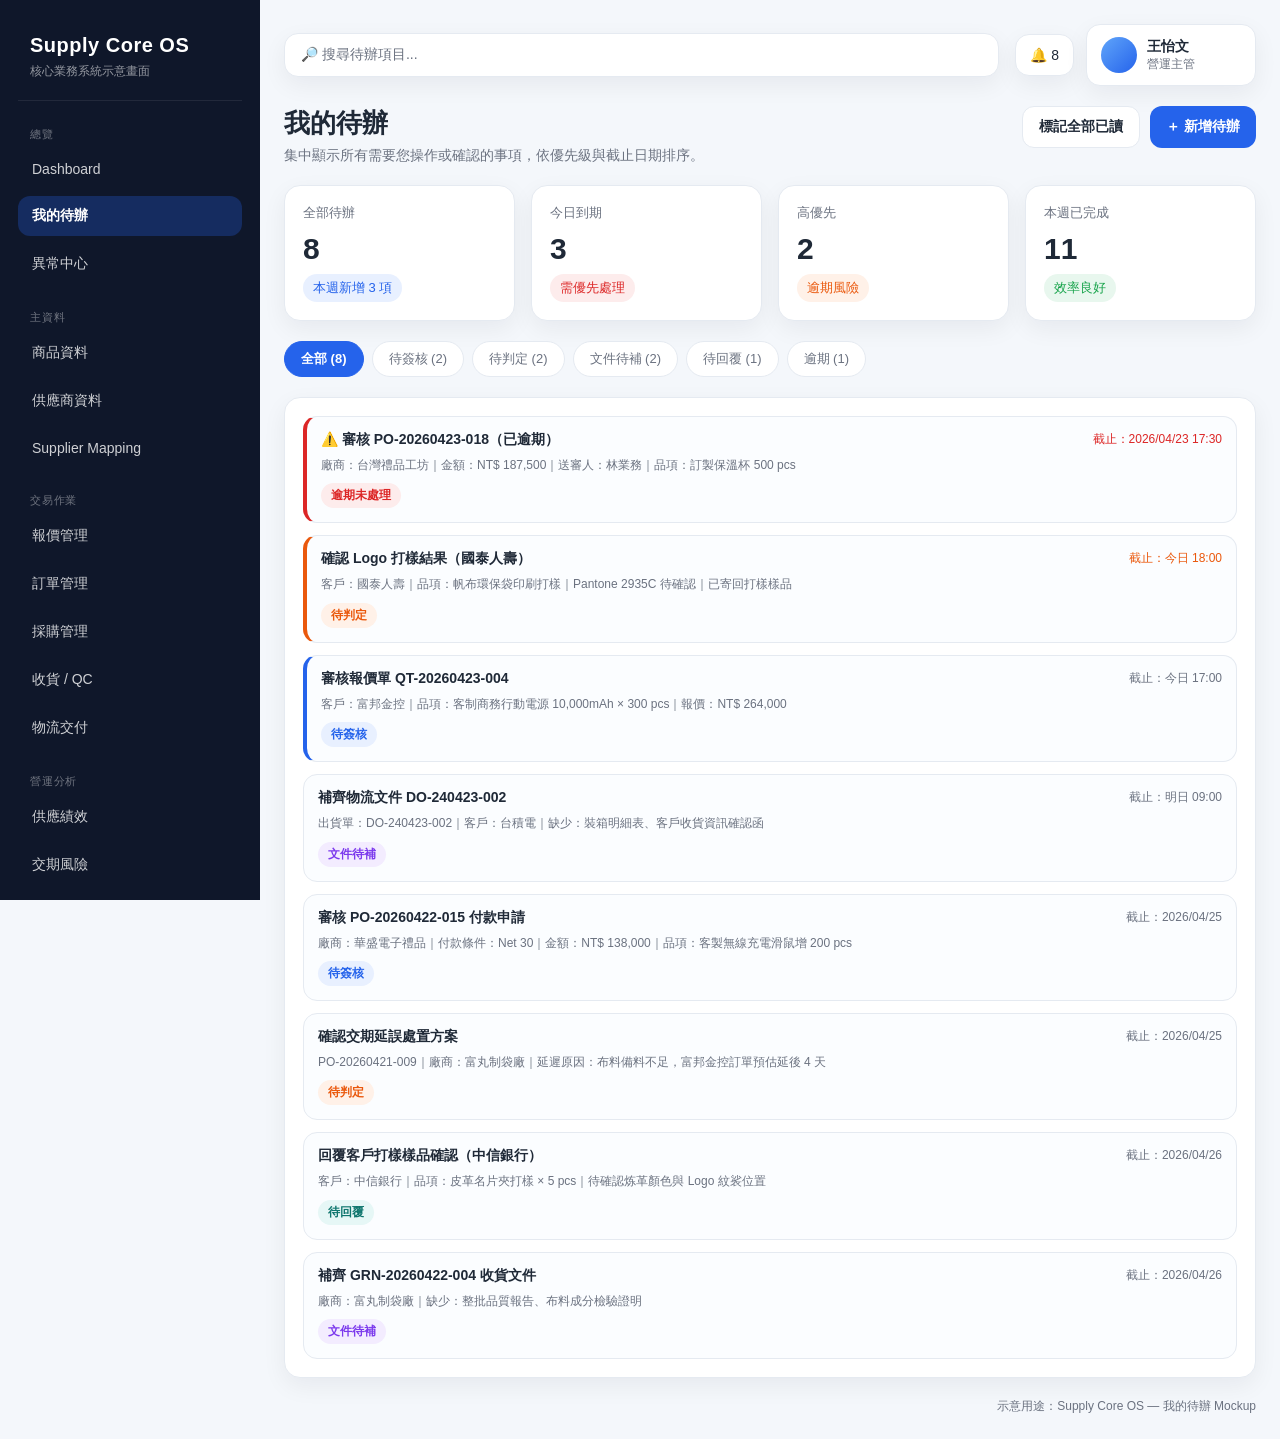
<file: todo.html>
<!DOCTYPE html>
<html lang="zh-Hant">
<head>
  <meta charset="UTF-8" />
  <meta name="viewport" content="width=device-width, initial-scale=1.0" />
  <title>我的待辦 — Supply Core OS</title>
  <link rel="stylesheet" href="assets/style.css" />
</head>
<body>
<div class="app">
  <aside class="sidebar" id="sidebar">
    <div class="brand"><h1>Supply Core OS</h1><p>核心業務系統示意畫面</p></div>
    <div class="nav-group">
      <div class="nav-title">總覽</div>
      <a class="nav-item" href="index.html">Dashboard</a>
      <a class="nav-item active" href="todo.html">我的待辦</a>
      <a class="nav-item" href="exceptions.html">異常中心</a>
    </div>
    <div class="nav-group">
      <div class="nav-title">主資料</div>
      <a class="nav-item" href="products.html">商品資料</a>
      <a class="nav-item" href="suppliers.html">供應商資料</a>
      <a class="nav-item" href="supplier-mapping.html">Supplier Mapping</a>
    </div>
    <div class="nav-group">
      <div class="nav-title">交易作業</div>
      <a class="nav-item" href="quotes.html">報價管理</a>
      <a class="nav-item" href="orders.html">訂單管理</a>
      <a class="nav-item" href="purchase.html">採購管理</a>
      <a class="nav-item" href="receiving.html">收貨 / QC</a>
      <a class="nav-item" href="logistics.html">物流交付</a>
    </div>
    <div class="nav-group">
      <div class="nav-title">營運分析</div>
      <a class="nav-item" href="supply-performance.html">供應績效</a>
      <a class="nav-item" href="delivery-risk.html">交期風險</a>
      <a class="nav-item" href="margin.html">毛利分析</a>
    </div>
  </aside>

  <main class="main">
    <div class="topbar">
      <button class="hamburger" id="hamburger-btn" onclick="toggleSidebar()" aria-label="開啟選單">☰</button>
      <div class="search">🔎 搜尋待辦項目...</div>
      <div class="top-actions">
        <div class="icon-btn">🔔 8</div>
        <div class="user-box">
          <span class="avatar"></span>
          <div><div style="font-weight:700;">王怡文</div><div style="font-size:12px;color:var(--subtext);">營運主管</div></div>
        </div>
      </div>
    </div>

    <div class="page-header">
      <div>
        <h2>我的待辦</h2>
        <p>集中顯示所有需要您操作或確認的事項，依優先級與截止日期排序。</p>
      </div>
      <div class="header-actions">
        <button class="btn secondary">標記全部已讀</button>
        <button class="btn primary">＋ 新增待辦</button>
      </div>
    </div>

    <!-- KPI -->
    <section class="kpi-grid">
      <div class="card">
        <div class="kpi-label">全部待辦</div>
        <div class="kpi-value">8</div>
        <div class="kpi-trend trend-info">本週新增 3 項</div>
      </div>
      <div class="card">
        <div class="kpi-label">今日到期</div>
        <div class="kpi-value">3</div>
        <div class="kpi-trend trend-alert">需優先處理</div>
      </div>
      <div class="card">
        <div class="kpi-label">高優先</div>
        <div class="kpi-value">2</div>
        <div class="kpi-trend trend-warn">逾期風險</div>
      </div>
      <div class="card">
        <div class="kpi-label">本週已完成</div>
        <div class="kpi-value">11</div>
        <div class="kpi-trend trend-up">效率良好</div>
      </div>
    </section>

    <!-- Filter -->
    <div class="filter-bar">
      <span class="filter-chip active">全部 (8)</span>
      <span class="filter-chip">待簽核 (2)</span>
      <span class="filter-chip">待判定 (2)</span>
      <span class="filter-chip">文件待補 (2)</span>
      <span class="filter-chip">待回覆 (1)</span>
      <span class="filter-chip">逾期 (1)</span>
    </div>

    <!-- Task list -->
    <div class="card" style="margin-bottom:20px;">
      <div class="task-list">

        <div class="task-item" style="border-left: 4px solid var(--red);">
          <div style="display:flex;justify-content:space-between;align-items:flex-start;">
            <strong>⚠️ 審核 PO-20260423-018（已逾期）</strong>
            <span style="font-size:12px;color:var(--red);">截止：2026/04/23 17:30</span>
          </div>
          <div class="meta">廠商：台灣禮品工坊｜金額：NT$ 187,500｜送審人：林業務｜品項：訂製保溫杯 500 pcs</div>
          <div class="tag red">逾期未處理</div>
        </div>

        <div class="task-item" style="border-left: 4px solid var(--orange);">
          <div style="display:flex;justify-content:space-between;align-items:flex-start;">
            <strong>確認 Logo 打樣結果（國泰人壽）</strong>
            <span style="font-size:12px;color:var(--orange);">截止：今日 18:00</span>
          </div>
          <div class="meta">客戶：國泰人壽｜品項：帆布環保袋印刷打樣｜Pantone 2935C 待確認｜已寄回打樣樣品</div>
          <div class="tag orange">待判定</div>
        </div>

        <div class="task-item" style="border-left: 4px solid var(--primary);">
          <div style="display:flex;justify-content:space-between;align-items:flex-start;">
            <strong>審核報價單 QT-20260423-004</strong>
            <span style="font-size:12px;color:var(--subtext);">截止：今日 17:00</span>
          </div>
          <div class="meta">客戶：富邦金控｜品項：客制商務行動電源 10,000mAh × 300 pcs｜報價：NT$ 264,000</div>
          <div class="tag blue">待簽核</div>
        </div>

        <div class="task-item">
          <div style="display:flex;justify-content:space-between;align-items:flex-start;">
            <strong>補齊物流文件 DO-240423-002</strong>
            <span style="font-size:12px;color:var(--subtext);">截止：明日 09:00</span>
          </div>
          <div class="meta">出貨單：DO-240423-002｜客戶：台積電｜缺少：裝箱明細表、客戶收貨資訊確認函</div>
          <div class="tag purple">文件待補</div>
        </div>

        <div class="task-item">
          <div style="display:flex;justify-content:space-between;align-items:flex-start;">
            <strong>審核 PO-20260422-015 付款申請</strong>
            <span style="font-size:12px;color:var(--subtext);">截止：2026/04/25</span>
          </div>
          <div class="meta">廠商：華盛電子禮品｜付款條件：Net 30｜金額：NT$ 138,000｜品項：客製無線充電滑鼠增 200 pcs</div>
          <div class="tag blue">待簽核</div>
        </div>

        <div class="task-item">
          <div style="display:flex;justify-content:space-between;align-items:flex-start;">
            <strong>確認交期延誤處置方案</strong>
            <span style="font-size:12px;color:var(--subtext);">截止：2026/04/25</span>
          </div>
          <div class="meta">PO-20260421-009｜廠商：富丸制袋廠｜延遲原因：布料備料不足，富邦金控訂單預估延後 4 天</div>
          <div class="tag orange">待判定</div>
        </div>

        <div class="task-item">
          <div style="display:flex;justify-content:space-between;align-items:flex-start;">
            <strong>回覆客戶打樣樣品確認（中信銀行）</strong>
            <span style="font-size:12px;color:var(--subtext);">截止：2026/04/26</span>
          </div>
          <div class="meta">客戶：中信銀行｜品項：皮革名片夾打樣 × 5 pcs｜待確認炼革顏色與 Logo 紋裟位置</div>
          <div class="tag teal">待回覆</div>
        </div>

        <div class="task-item">
          <div style="display:flex;justify-content:space-between;align-items:flex-start;">
            <strong>補齊 GRN-20260422-004 收貨文件</strong>
            <span style="font-size:12px;color:var(--subtext);">截止：2026/04/26</span>
          </div>
          <div class="meta">廠商：富丸制袋廠｜缺少：整批品質報告、布料成分檢驗證明</div>
          <div class="tag purple">文件待補</div>
        </div>

      </div>
    </div>

    <div class="footer-note">示意用途：Supply Core OS — 我的待辦 Mockup</div>
  </main>
</div>
  <div class="sidebar-overlay" id="sidebar-overlay" onclick="toggleSidebar()"></div>
  <script src="assets/nav.js"></script>
</body>
</html>
</file>
<file: assets/style.css>
:root {
  --bg: #f4f7fb;
  --panel: #ffffff;
  --line: #e5eaf1;
  --text: #1f2937;
  --subtext: #6b7280;
  --primary: #2563eb;
  --primary-soft: #e8f0ff;
  --green: #16a34a;
  --green-soft: #e8f7ee;
  --orange: #ea580c;
  --orange-soft: #fff1e8;
  --red: #dc2626;
  --red-soft: #fdecec;
  --purple: #7c3aed;
  --purple-soft: #f3ecff;
  --teal: #0f766e;
  --teal-soft: #e6f7f6;
  --shadow: 0 8px 24px rgba(15, 23, 42, 0.06);
  --radius: 16px;
}

* { box-sizing: border-box; }

body {
  margin: 0;
  font-family: "Segoe UI", "Noto Sans TC", sans-serif;
  background: var(--bg);
  color: var(--text);
}

/* ── Layout ── */
.app {
  display: grid;
  grid-template-columns: 260px 1fr;
  min-height: 100vh;
}

/* ── Sidebar ── */
.sidebar {
  background: #0f172a;
  color: #fff;
  padding: 24px 18px;
  display: flex;
  flex-direction: column;
  gap: 18px;
  position: sticky;
  top: 0;
  height: 100vh;
  overflow-y: auto;
}

.brand {
  padding: 10px 12px 20px;
  border-bottom: 1px solid rgba(255,255,255,0.08);
}

.brand h1 {
  margin: 0;
  font-size: 20px;
  font-weight: 700;
  letter-spacing: 0.5px;
}

.brand p {
  margin: 6px 0 0;
  font-size: 12px;
  color: rgba(255,255,255,0.55);
}

.nav-group { display: flex; flex-direction: column; gap: 8px; }

.nav-title {
  font-size: 11px;
  color: rgba(255,255,255,0.4);
  text-transform: uppercase;
  letter-spacing: 0.8px;
  padding: 0 12px;
  margin-top: 8px;
}

.nav-item {
  padding: 11px 14px;
  border-radius: 12px;
  color: rgba(255,255,255,0.8);
  text-decoration: none;
  display: block;
  font-size: 14px;
  transition: background 0.15s;
}

.nav-item.active {
  background: rgba(37,99,235,0.28);
  color: #fff;
  font-weight: 600;
}

.nav-item:hover { background: rgba(255,255,255,0.07); }

/* ── Main area ── */
.main { padding: 24px; }

.topbar {
  display: flex;
  justify-content: space-between;
  align-items: center;
  margin-bottom: 20px;
  gap: 16px;
}

.search {
  flex: 1;
  background: var(--panel);
  border: 1px solid var(--line);
  border-radius: 14px;
  padding: 12px 16px;
  color: var(--subtext);
  box-shadow: var(--shadow);
  font-size: 14px;
}

.top-actions { display: flex; align-items: center; gap: 12px; }

.icon-btn, .user-box {
  background: var(--panel);
  border: 1px solid var(--line);
  border-radius: 14px;
  padding: 12px 14px;
  box-shadow: var(--shadow);
  font-size: 14px;
}

.user-box {
  display: flex;
  align-items: center;
  gap: 10px;
  min-width: 170px;
}

.avatar {
  width: 36px;
  height: 36px;
  border-radius: 50%;
  background: linear-gradient(135deg, #60a5fa, #2563eb);
  display: inline-block;
  flex-shrink: 0;
}

/* ── Page header ── */
.page-header {
  display: flex;
  justify-content: space-between;
  align-items: flex-start;
  gap: 16px;
  margin-bottom: 20px;
}

.page-header h2 { margin: 0; font-size: 26px; }

.page-header p {
  margin: 6px 0 0;
  color: var(--subtext);
  font-size: 14px;
}

.header-actions { display: flex; gap: 10px; flex-wrap: wrap; }

/* ── Buttons ── */
.btn {
  border: none;
  border-radius: 12px;
  padding: 11px 16px;
  font-weight: 600;
  cursor: pointer;
  font-size: 14px;
  white-space: nowrap;
}

.btn.primary { background: var(--primary); color: #fff; }
.btn.secondary { background: #fff; color: var(--text); border: 1px solid var(--line); }
.btn.danger { background: var(--red-soft); color: var(--red); }

/* ── Filter bar ── */
.filter-bar {
  display: flex;
  gap: 8px;
  margin-bottom: 20px;
  flex-wrap: wrap;
}

.filter-chip {
  padding: 8px 16px;
  border-radius: 999px;
  border: 1px solid var(--line);
  background: #fff;
  font-size: 13px;
  cursor: pointer;
  color: var(--subtext);
}

.filter-chip.active {
  background: var(--primary);
  color: #fff;
  border-color: var(--primary);
  font-weight: 600;
}

/* ── KPI cards ── */
.kpi-grid {
  display: grid;
  grid-template-columns: repeat(4, 1fr);
  gap: 16px;
  margin-bottom: 20px;
}

.card {
  background: var(--panel);
  border: 1px solid var(--line);
  border-radius: var(--radius);
  padding: 18px;
  box-shadow: var(--shadow);
}

.kpi-label { font-size: 13px; color: var(--subtext); margin-bottom: 10px; }
.kpi-value { font-size: 30px; font-weight: 700; margin-bottom: 8px; }

.kpi-trend {
  font-size: 13px;
  display: inline-block;
  padding: 5px 10px;
  border-radius: 999px;
}

.trend-up    { color: var(--green);  background: var(--green-soft); }
.trend-warn  { color: var(--orange); background: var(--orange-soft); }
.trend-alert { color: var(--red);    background: var(--red-soft); }
.trend-info  { color: var(--primary); background: var(--primary-soft); }

/* ── Two-col content grid ── */
.content-grid {
  display: grid;
  grid-template-columns: 2fr 1fr;
  gap: 16px;
  margin-bottom: 20px;
}

/* ── Section title ── */
.section-title {
  display: flex;
  justify-content: space-between;
  align-items: center;
  margin-bottom: 14px;
}

.section-title h3 { margin: 0; font-size: 17px; }
.section-title span { font-size: 13px; color: var(--primary); font-weight: 600; cursor: pointer; }

/* ── Stage pipeline ── */
.stage-list {
  display: grid;
  grid-template-columns: repeat(4, 1fr);
  gap: 12px;
}

.stage-box {
  background: #f8fafc;
  border: 1px solid var(--line);
  border-radius: 14px;
  padding: 14px;
}

.stage-box h4 { margin: 0 0 8px; font-size: 13px; }
.stage-box .num { font-size: 28px; font-weight: 700; margin-bottom: 6px; }
.stage-box .sub { font-size: 12px; color: var(--subtext); }

/* ── Task / Alert lists ── */
.task-list, .alert-list {
  display: flex;
  flex-direction: column;
  gap: 12px;
}

.task-item, .alert-item {
  border: 1px solid var(--line);
  border-radius: 14px;
  padding: 14px;
  background: #fbfdff;
}

.task-item strong, .alert-item strong {
  display: block;
  margin-bottom: 6px;
  font-size: 14px;
}

.meta { font-size: 12px; color: var(--subtext); line-height: 1.7; }

/* ── Tags ── */
.tag {
  display: inline-block;
  padding: 4px 10px;
  border-radius: 999px;
  font-size: 12px;
  font-weight: 600;
  margin-top: 8px;
}

.tag.blue   { background: var(--primary-soft); color: var(--primary); }
.tag.red    { background: var(--red-soft);     color: var(--red); }
.tag.orange { background: var(--orange-soft);  color: var(--orange); }
.tag.purple { background: var(--purple-soft);  color: var(--purple); }
.tag.green  { background: var(--green-soft);   color: var(--green); }
.tag.teal   { background: var(--teal-soft);    color: var(--teal); }

/* ── Table ── */
.table-card {
  background: var(--panel);
  border: 1px solid var(--line);
  border-radius: var(--radius);
  box-shadow: var(--shadow);
  overflow: hidden;
  margin-bottom: 20px;
}

table {
  width: 100%;
  border-collapse: collapse;
  font-size: 14px;
  background: #fff;
}

thead { background: #f8fafc; }

th, td {
  text-align: left;
  padding: 13px 16px;
  border-bottom: 1px solid var(--line);
}

th { color: var(--subtext); font-weight: 600; font-size: 13px; }
tr:last-child td { border-bottom: none; }

/* ── Status badges ── */
.status {
  display: inline-block;
  padding: 5px 10px;
  border-radius: 999px;
  font-size: 12px;
  font-weight: 600;
}

.status.processing { background: var(--primary-soft); color: var(--primary); }
.status.pending    { background: var(--orange-soft);  color: var(--orange); }
.status.alert      { background: var(--red-soft);     color: var(--red); }
.status.done       { background: var(--green-soft);   color: var(--green); }
.status.draft      { background: #f1f5f9;              color: var(--subtext); }
.status.shipping   { background: var(--purple-soft);  color: var(--purple); }

/* ── Risk level ── */
.risk-high   { color: var(--red);    font-weight: 700; }
.risk-mid    { color: var(--orange); font-weight: 700; }
.risk-low    { color: var(--green);  font-weight: 700; }

/* ── Progress bar ── */
.progress-bar {
  height: 8px;
  background: var(--line);
  border-radius: 999px;
  margin-top: 6px;
  overflow: hidden;
}

.progress-fill {
  height: 100%;
  border-radius: 999px;
  background: var(--primary);
}

/* ── Footer ── */
.footer-note {
  margin-top: 18px;
  font-size: 12px;
  color: var(--subtext);
  text-align: right;
}

/* ── Hamburger button (hidden on desktop) ── */
.hamburger {
  display: none;
  background: var(--panel);
  border: 1px solid var(--line);
  border-radius: 12px;
  padding: 10px 13px;
  cursor: pointer;
  font-size: 18px;
  line-height: 1;
  box-shadow: var(--shadow);
  flex-shrink: 0;
}

/* ── Sidebar overlay backdrop ── */
.sidebar-overlay {
  display: none;
  position: fixed;
  inset: 0;
  background: rgba(0,0,0,0.45);
  z-index: 99;
}

.sidebar-overlay.open { display: block; }

/* ── Responsive ── */
@media (max-width: 1200px) {
  .kpi-grid,
  .stage-list { grid-template-columns: repeat(2, 1fr); }
  .content-grid { grid-template-columns: 1fr; }
}

@media (max-width: 860px) {
  .app { grid-template-columns: 1fr; }

  /* Sidebar becomes a fixed drawer */
  .sidebar {
    position: fixed;
    top: 0;
    left: 0;
    width: 280px;
    height: 100vh;
    z-index: 100;
    transform: translateX(-100%);
    transition: transform 0.25s ease;
    box-shadow: 4px 0 24px rgba(0,0,0,0.18);
  }

  .sidebar.open {
    transform: translateX(0);
  }

  .hamburger { display: flex; align-items: center; }

  .kpi-grid, .stage-list { grid-template-columns: 1fr; }
  .page-header, .topbar { flex-direction: column; align-items: stretch; }
  .header-actions, .top-actions { justify-content: flex-start; flex-wrap: wrap; }

  /* Table horizontal scroll on mobile */
  .table-card { overflow-x: auto; }
  table { min-width: 640px; }

  /* Filter bar scrollable */
  .filter-bar { flex-wrap: nowrap; overflow-x: auto; padding-bottom: 4px; }
  .filter-chip { flex-shrink: 0; }
}
</file>
